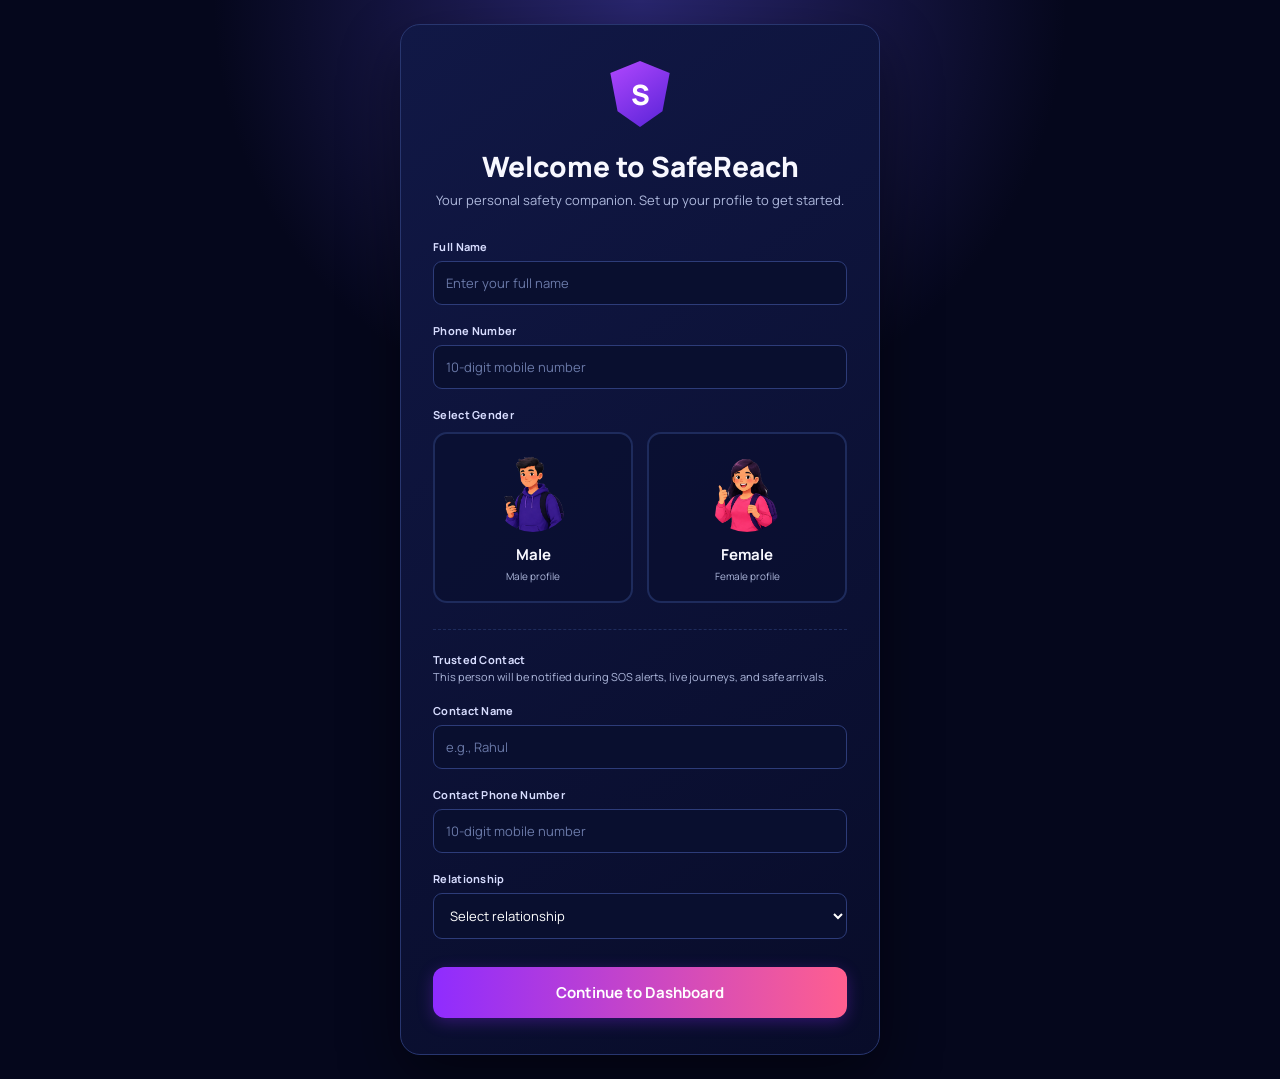
<file: index.html>
<!DOCTYPE html>
<html lang="en">

<head>
  <meta charset="UTF-8">
  <meta name="viewport" content="width=device-width, initial-scale=1.0">
  <title>SafeReach | Smart Journey Safety Dashboard</title>

  <!-- Link to the external premium stylesheet -->
  <link rel="stylesheet" href="style.css">
  <link rel="stylesheet" href="mobile.css">
  <link rel="stylesheet" href="shared.css">

  <style>
    /* Custom Popup Styles preserved from original index.html */
    .popup {
      position: fixed;
      inset: 0;
      z-index: 999;
      display: none;
      place-items: center;
      padding: 18px;
      background: rgba(0, 0, 0, 0.8);
      backdrop-filter: blur(4px);
    }

    .popup.show {
      display: grid;
    }

    .popup-box {
      width: min(460px, 100%);
      max-height: calc(100vh - 36px);
      overflow-y: auto;
      padding: 28px;
      border: 1px solid var(--purple);
      border-radius: 16px;
      color: white;
      text-align: center;
      background: linear-gradient(145deg, #17134b, #090d2b);
      box-shadow: 0 0 40px rgba(143, 44, 255, 0.55);
    }

    .popup-box h2 {
      margin: 0 0 12px;
      font-weight: 800;
      font-size: 24px;
    }

    .popup-box p {
      margin: 0;
      color: #d5d7ee;
      line-height: 1.6;
      font-size: 14px;
    }

    .popup-actions {
      display: flex;
      flex-wrap: wrap;
      justify-content: center;
      gap: 10px;
      margin-top: 22px;
    }

    .popup-actions button {
      min-width: 140px;
      border: 0;
      border-radius: 8px;
      padding: 10px 16px;
      color: white;
      cursor: pointer;
      font-weight: bold;
      font-size: 13px;
      transition: all 0.2s;
    }

    .popup-actions button:hover {
      filter: brightness(1.2);
      transform: translateY(-1px);
    }

    .primary-popup-button {
      background: linear-gradient(90deg, var(--purple), var(--pink));
    }

    .secondary-popup-button {
      border: 1px solid #5c4da2 !important;
      background: #25205b;
    }

    .help-popup-button,
    .contact-popup-button {
      border: 1px solid #5c4da2 !important;
      background: #25205b;
    }

    .contact-popup-button {
      width: 100%;
      text-align: left;
    }

    .contact-selection-list {
      display: grid;
      gap: 10px;
      margin-top: 20px;
      text-align: left;
    }

    .contact-check-row {
      display: flex;
      align-items: center;
      gap: 12px;
      padding: 13px;
      border: 1px solid var(--border);
      border-radius: 10px;
      cursor: pointer;
      background: #151b4b;
      transition: background 0.2s;
    }

    .contact-check-row:hover {
      background: #1e266a;
    }

    .contact-check-row input {
      width: 18px;
      height: 18px;
      cursor: pointer;
      accent-color: var(--purple);
    }

    .contact-check-row strong {
      display: block;
      font-size: 13px;
    }

    .contact-check-row small {
      display: block;
      margin-top: 3px;
      color: #c4c9e8;
      font-size: 11px;
    }

    .selection-warning,
    .form-warning {
      display: none;
      margin-top: 12px;
      color: #ffb7c4;
      font-size: 12px;
    }

    .selection-warning.show,
    .form-warning.show {
      display: block;
    }

    .report-form {
      display: grid;
      gap: 12px;
      margin-top: 20px;
      text-align: left;
    }

    .report-form label {
      color: #e6e8ff;
      font-size: 12px;
      font-weight: bold;
    }

    .report-form select,
    .report-form input,
    .report-form textarea {
      width: 100%;
      margin-top: 6px;
      border: 1px solid #5c4da2;
      border-radius: 8px;
      padding: 11px;
      color: white;
      font: inherit;
      background: #151543;
    }

    .report-form textarea {
      min-height: 88px;
      resize: vertical;
    }

    .report-form select:focus,
    .report-form input:focus,
    .report-form textarea:focus {
      outline: 2px solid var(--purple-light);
      border-color: var(--purple-light);
    }

    @media (max-width: 520px) {
      .popup-actions {
        flex-direction: column;
      }

      .popup-actions button {
        width: 100%;
      }
    }

    /* Additional custom micro-animations for dashboard interactive elements */
    .sos-circle.pulsing {
      animation: pulse-ring 1.5s infinite;
    }

    @keyframes pulse-ring {
      0% {
        box-shadow: 0 0 0 0px rgba(255, 76, 120, 0.7), 0 0 28px #ff2866;
      }

      70% {
        box-shadow: 0 0 0 15px rgba(255, 76, 120, 0), 0 0 28px #ff2866;
      }

      100% {
        box-shadow: 0 0 0 0px rgba(255, 76, 120, 0), 0 0 28px #ff2866;
      }
    }

    /* Style corrections for cards in dashboard layout */
    .card-link {
      text-decoration: none;
      color: inherit;
    }

    .nav-item {
      text-decoration: none;
    }

    /* Dynamic active states and status indicators */
    .status-active-badge {
      display: inline-block;
      width: 8px;
      height: 8px;
      border-radius: 50%;
      background-color: var(--green);
      box-shadow: 0 0 8px var(--green);
      margin-right: 6px;
    }

    /* Avatar scaling & positioning adjusted to the left and larger */
    .hero-avatar {
      position: absolute;
      right: 11%;
      bottom: 0;
      height: 310px;
      width: auto;
      object-fit: contain;
      pointer-events: none;
      z-index: 2;
      transition: all 0.3s ease;
    }

    @media (max-width: 1024px) {
      .hero-avatar {
        height: 260px !important;
        right: 8% !important;
      }
    }

    @media (max-width: 768px) {
      .hero-avatar {
        height: 180px !important;
        right: 4% !important;
        opacity: 0.4;
      }
    }

    /* Sidebar Navigation visual redesign */
    .sidebar {
      background: rgba(10, 15, 45, 0.65) !important;
      border-right: 1px solid rgba(255, 255, 255, 0.08) !important;
      backdrop-filter: blur(20px) !important;
      border-radius: 16px !important;
    }

    .brand {
      border-bottom: 1px solid rgba(255, 255, 255, 0.08);
      padding-bottom: 16px !important;
      margin-bottom: 16px !important;
    }

    .sidebar-nav {
      gap: 8px !important;
    }

    .sidebar-nav .nav-item {
      position: relative;
      border-radius: 8px !important;
      background: transparent !important;
      color: var(--muted) !important;
      font-weight: 500;
      padding: 12px 16px !important;
      transition: all 0.25s ease !important;
      display: flex;
      align-items: center;
      gap: 10px;
      text-decoration: none;
    }

    .sidebar-nav .nav-item::before {
      content: '';
      position: absolute;
      left: 0;
      top: 20%;
      width: 3px;
      height: 60%;
      background: #5e2ae0;
      border-radius: 0 4px 4px 0;
      opacity: 0;
      transition: all 0.25s ease;
    }

    .sidebar-nav .nav-item:hover {
      color: white !important;
      background: rgba(255, 255, 255, 0.05) !important;
    }

    .sidebar-nav .nav-item.active {
      color: white !important;
      background: rgba(94, 42, 224, 0.15) !important;
      font-weight: 700 !important;
    }

    .sidebar-nav .nav-item.active::before {
      opacity: 1;
      height: 60%;
    }

    .emergency-card {
      margin-top: 20px !important;
    }

    /* Auto-expanding journey grid to fill empty spaces */
    .journey-grid {
      display: grid !important;
      grid-template-columns: repeat(auto-fit, minmax(220px, 1fr)) !important;
      gap: 10px;
      margin-top: 10px;
    }

    /* Micro-animations and twinkle effects */
    @keyframes twinkle {

      0%,
      100% {
        opacity: 0.3;
      }

      50% {
        opacity: 0.8;
      }
    }

    .stars {
      animation: twinkle 4s infinite ease-in-out;
    }

    @keyframes statusPulse {

      0%,
      100% {
        transform: scale(1);
        opacity: 1;
        box-shadow: 0 0 8px var(--green);
      }

      50% {
        transform: scale(1.15);
        opacity: 0.9;
        box-shadow: 0 0 16px var(--green);
      }
    }

    .status-active-badge {
      animation: statusPulse 2s infinite ease-in-out;
    }

    @keyframes waveHand {

      0%,
      100% {
        transform: rotate(0deg);
      }

      20% {
        transform: rotate(-15deg);
      }

      40% {
        transform: rotate(10deg);
      }

      60% {
        transform: rotate(-10deg);
      }

      80% {
        transform: rotate(5deg);
      }
    }

    .hero-card:hover #wave {
      animation: waveHand 1.2s ease-in-out;
      transform-origin: 70% 70%;
      display: inline-block;
    }

    /* Card hover styling upgrade */
    .card {
      transition: all 0.3s cubic-bezier(0.25, 0.8, 0.25, 1) !important;
    }

    .card:hover {
      transform: translateY(-4px) !important;
      border-color: #40529d !important;
      box-shadow: 0 20px 45px rgba(0, 0, 0, 0.4) !important;
    }

    /* ==========================================
       PROFESSIONAL & ELEGANT BUTTON DESIGN SYSTEM
       ========================================== */
    .primary-button,
    .sos-button,
    .help-button,
    .safe-button,
    .cancel-button,
    .late-button,
    .filter-button {
      position: relative;
      text-transform: uppercase;
      letter-spacing: 0.8px;
      font-size: 11px;
      font-weight: 700;
      border: 1px solid transparent;
      border-radius: 8px;
      padding: 12px 20px;
      transition: all 0.25s ease-in-out !important;
      box-shadow: 0 4px 10px rgba(0, 0, 0, 0.15);
      cursor: pointer;
    }

    /* Primary Accent Button */
    .primary-button {
      background: #5e2ae0 !important;
      color: white !important;
    }

    .primary-button:hover {
      transform: translateY(-2px) !important;
      background: #4b1fc2 !important;
      box-shadow: 0 6px 15px rgba(94, 42, 224, 0.25) !important;
    }

    .primary-button:active {
      transform: translateY(0) !important;
    }

    /* SOS Button - Urgent Red Alert */
    .sos-button {
      background: #d63031 !important;
      width: 100% !important;
      color: white !important;
    }

    .sos-button:hover {
      transform: translateY(-2px) !important;
      background: #b71c1c !important;
      box-shadow: 0 6px 15px rgba(214, 48, 49, 0.25) !important;
    }

    /* Help Button - Dark Orange Alert */
    .help-button {
      background: #e67e22 !important;
      width: 100% !important;
      color: white !important;
    }

    .help-button:hover {
      transform: translateY(-2px) !important;
      background: #d35400 !important;
      box-shadow: 0 6px 15px rgba(230, 126, 34, 0.25) !important;
    }

    /* Safe/Success Button - Forest Green */
    .safe-button {
      background: #2ecc71 !important;
      color: white !important;
    }

    .safe-button:hover {
      transform: translateY(-2px) !important;
      background: #27ae60 !important;
      box-shadow: 0 6px 15px rgba(46, 204, 113, 0.25) !important;
    }

    /* Late Button - Translucent Outlined */
    .late-button {
      background: rgba(255, 255, 255, 0.05) !important;
      border: 1px solid rgba(255, 255, 255, 0.15) !important;
      color: rgba(255, 255, 255, 0.85) !important;
      width: 100% !important;
    }

    .late-button:hover {
      transform: translateY(-2px) !important;
      background: rgba(255, 255, 255, 0.1) !important;
      border-color: rgba(255, 255, 255, 0.3) !important;
      color: white !important;
    }

    /* Cancel Button - Translucent Red Outlined */
    .cancel-button {
      background: rgba(214, 48, 49, 0.08) !important;
      border: 1px solid rgba(214, 48, 49, 0.3) !important;
      color: #ff7675 !important;
    }

    .cancel-button:hover {
      transform: translateY(-2px) !important;
      background: #d63031 !important;
      border-color: #d63031 !important;
      color: white !important;
      box-shadow: 0 6px 15px rgba(214, 48, 49, 0.2) !important;
    }

    /* Filter/Explore Button - Sleek Dark Indigo */
    .filter-button {
      background: #1e275f !important;
      border: 1px solid #34408d !important;
      color: white !important;
    }

    .filter-button:hover {
      transform: translateY(-2px) !important;
      background: #26317b !important;
      border-color: #4858b7 !important;
      box-shadow: 0 6px 15px rgba(30, 39, 95, 0.3) !important;
    }

    /* ==========================================
       BODY & CORE LAYOUT ALIGNMENTS
       ========================================== */
    body {
      background:
        radial-gradient(circle at 50% 0%, #29266f 0%, transparent 34%),
        #05071c !important;
    }

    /* ==========================================
       QUICK ACTIONS CARD OVERHAUL
       ========================================== */
    .quick-card {
      background: rgba(17, 24, 66, 0.4) !important;
      border: 1px solid rgba(255, 255, 255, 0.08) !important;
      backdrop-filter: blur(12px) !important;
      position: relative;
      border-bottom: 2px solid transparent !important;
      transition: all 0.3s ease !important;
    }

    .quick-card.sos-action-card:hover {
      background: rgba(30, 41, 99, 0.5) !important;
      border-color: rgba(255, 255, 255, 0.15) !important;
      border-bottom-color: #d63031 !important;
      transform: translateY(-3px) !important;
    }

    .quick-card.share-loc-card:hover {
      background: rgba(30, 41, 99, 0.5) !important;
      border-color: rgba(255, 255, 255, 0.15) !important;
      border-bottom-color: #5e2ae0 !important;
      transform: translateY(-3px) !important;
    }

    .quick-card.safe-arrival-card:hover {
      background: rgba(30, 41, 99, 0.5) !important;
      border-color: rgba(255, 255, 255, 0.15) !important;
      border-bottom-color: #2ecc71 !important;
      transform: translateY(-3px) !important;
    }

    .quick-card.report-hazard-card:hover {
      background: rgba(30, 41, 99, 0.5) !important;
      border-color: rgba(255, 255, 255, 0.15) !important;
      border-bottom-color: #3498db !important;
      transform: translateY(-3px) !important;
    }

    /* ==========================================
       SAFETY INSIGHTS TELEMETRY TILES
       ========================================== */
    .stat-card {
      background: rgba(17, 24, 66, 0.3) !important;
      border: 1px solid rgba(255, 255, 255, 0.05) !important;
      backdrop-filter: blur(12px) !important;
      position: relative;
      overflow: hidden;
      transition: all 0.3s ease !important;
    }

    .stat-card::before {
      content: '';
      position: absolute;
      top: 0;
      left: 0;
      width: 3px;
      height: 100%;
      background: transparent;
    }

    .stat-card.active-journeys::before {
      background: #3498db;
    }

    .stat-card.safety-reports::before {
      background: #e67e22;
    }

    .stat-card.verified-alerts::before {
      background: #9b59b6;
    }

    .stat-card.people-protected::before {
      background: #2ecc71;
    }

    .stat-card:hover {
      background: rgba(30, 41, 99, 0.45) !important;
      border-color: rgba(255, 255, 255, 0.15) !important;
      transform: translateY(-3px) !important;
    }

    .stat-card h3 {
      color: white !important;
      background: none !important;
      -webkit-background-clip: initial !important;
      -webkit-text-fill-color: initial !important;
      font-weight: 800;
      font-size: 26px;
    }

    .sparkline path {
      stroke-width: 1.5;
    }
  </style>
</head>

<body>
  <div class="app-shell">

    <!-- Sidebar Navigation -->
    <aside class="sidebar">
      <div class="brand">
        <div class="brand-logo">S</div>
        <div>
          <h1>SafeReach</h1>
          <p>Smart Journey Safety</p>
        </div>
      </div>
      <nav class="sidebar-nav">
        <a href="index.html" class="nav-item active">Dashboard</a>
        <a href="start-journey.html" class="nav-item">Start Journey</a>
        <a href="safety-map.html" class="nav-item">Safety Map</a>
        <a href="my-journeys.html" class="nav-item">My Journeys</a>
        <a href="reports.html" class="nav-item">Community Reports</a>
        <a href="trusted-contacts.html" class="nav-item">Trusted Contacts</a>
        <a href="sos.html" class="nav-item">Emergency SOS</a>
        <a href="settings.html" class="nav-item">Settings</a>
      </nav>
      <div class="emergency-card">
        <h3 class="emergency-title">EMERGENCY HELP</h3>
        <p class="emergency-text">Need immediate help? Press SOS</p>
        <button class="sos-button" id="sidebarSosButton">SOS ALERT</button>
      </div>

      <!-- Sidebar Safety Tip card -->
      <div class="card sidebar-tip-card"
        style="margin-top: 16px; padding: 12px; border-radius: 12px; background: rgba(17, 24, 66, 0.4); border: 1px dashed var(--border); font-size: 11px; color: var(--muted); text-align: left;">
        <div style="display: flex; align-items: center; gap: 6px; margin-bottom: 6px; color: #ffbf45;">
          <svg width="14" height="14" viewBox="0 0 24 24" fill="none" stroke="currentColor" stroke-width="2"
            stroke-linecap="round" stroke-linejoin="round" style="color: #ffbf45;">
            <path
              d="M15 14c.2-1 .7-1.7 1.5-2.5 1-.9 1.5-2.2 1.5-3.5A5 5 0 0 0 8 8c0 1 .3 2.2 1.5 3.5.7.7 1.3 1.5 1.5 2.5">
            </path>
            <line x1="9" y1="18" x2="15" y2="18"></line>
            <line x1="10" y1="22" x2="14" y2="22"></line>
          </svg>
          <strong>Safety Tip</strong>
        </div>
        <p style="margin: 0; line-height: 1.4; font-size: 10px;" id="sidebarSafetyTip">
          Set up a default destination before leaving to enable automatic arrival notifications.
        </p>
      </div>
    </aside>

    <!-- Main Dashboard Content -->
    <main class="main-content">

      <!-- Topbar (Title only) -->
      <header class="topbar">
      <button class="mob-hamburger" onclick="openMobDrawer()" aria-label="Open menu" style="display:none;">
        <svg width="20" height="20" viewBox="0 0 24 24" fill="none" stroke="currentColor" stroke-width="2.5" stroke-linecap="round" stroke-linejoin="round">
          <line x1="3" y1="6" x2="21" y2="6"/>
          <line x1="3" y1="12" x2="21" y2="12"/>
          <line x1="3" y1="18" x2="21" y2="18"/>
        </svg>
      </button>
        <h2 style="margin: 0; font-size: 22px; font-weight: 800; display: flex; align-items: center;">
          <span class="status-active-badge"></span> Dashboard
        </h2>
      </header>

      <!-- Main Grid Sections (Welcome + Mini Map) -->
      <div class="main-grid">

        <!-- Welcome Hero Card with Interactive Avatar -->
        <section class="card hero-card">
          <div class="stars"></div>

          <!-- Topbar actions moved inside the Hero Welcome Card (top right corner) -->
          <div class="topbar-actions"
            style="position: absolute; top: 20px; right: 20px; display: flex; gap: 8px; z-index: 10;">
            <div class="weather-chip" style="margin: 0; display: flex; align-items: center; gap: 7px;">
              <svg width="16" height="16" viewBox="0 0 24 24" fill="none" stroke="#ffbf45" stroke-width="2"
                stroke-linecap="round" stroke-linejoin="round" style="color: #ffbf45;">
                <path
                  d="M12 2v2M12 20v2M4.93 4.93l1.41 1.41M17.66 17.66l1.41 1.41M2 12h2M20 12h2M6.34 17.66l-1.41 1.41M19.07 4.93l-1.41 1.41">
                </path>
                <path d="M22 17a3 3 0 0 0-3-3h-1.3a5 5 0 1 0-8.59-1H9a4 4 0 0 0 0 8h9a3 3 0 0 0 3-3z"
                  fill="currentColor"></path>
              </svg>
              <div>
                <strong>Partly Cloudy</strong>
                <small>28°C • Tamil Nadu</small>
              </div>
            </div>
            <a href="settings.html" style="text-decoration: none;">
              <div class="profile-chip"
                style="padding: 6px 12px; margin: 0; background: #111842; display: flex; align-items: center; gap: 7px;">
                <img id="topAvatar" src="" class="profile-avatar"
                  style="width:24px; height:24px; border-radius:50%; object-fit:cover; display:block;">
                <span id="topName" style="color: white; font-size:12px; font-weight:600;">Loading...</span>
                <span style="font-size: 8px; color: var(--muted); margin-left: 2px;">▼</span>
              </div>
            </a>
          </div>
          <div class="hero-content">
            <p class="welcome-text">Welcome back,</p>
            <h2 id="dashboardName" style="margin: 2px 0 10px; font-size: 34px; font-weight: 800; color: white;">
              User! <span id="wave" style="display:inline-block;">👋</span>
            </h2>
            <p class="hero-subtext" style="max-width: 320px; line-height: 1.5;">Stay connected and protected on your
              daily journeys.</p>

            <div class="hero-message">
              <div class="shield-icon"
                style="display: flex; align-items: center; justify-content: center; width: 36px; height: 36px; background: rgba(94, 42, 224, 0.2); border-radius: 50%; color: #b048ff; flex-shrink: 0;">
                <svg width="18" height="18" viewBox="0 0 24 24" fill="none" stroke="currentColor" stroke-width="2"
                  stroke-linecap="round" stroke-linejoin="round">
                  <path d="M12 22s8-4 8-10V5l-8-3-8 3v7c0 6 8 10 8 10z"></path>
                </svg>
              </div>
              <div>
                <strong>Safety Index High</strong>
                <p>Your routes are fully updated with the latest community hazard alerts.</p>
              </div>
            </div>

            <a href="start-journey.html" style="text-decoration: none; display: inline-block;">
              <button class="primary-button" style="margin-top: 22px;">
                Start Safe Journey <span style="margin-left: 6px;">➔</span>
              </button>
            </a>
          </div>

          <!-- Dynamic character avatar image loaded here via JS (size adjusted to home screen) -->
          <img id="heroAvatar" src="" class="hero-avatar" alt="Character Avatar">
        </section>

        <!-- Safety Mini-Map Card -->
        <section class="card map-card">
          <div class="map-heading">
            <div>
              <h2>Route Safety Map</h2>
              <p>Live community warnings & alerts</p>
            </div>
            <a href="safety-map.html" style="text-decoration: none;">
              <button class="filter-button small-button">Explore Map</button>
            </a>
          </div>

          <div class="map-area">
            <div class="map-grid-lines"></div>
            <div class="map-legend">
              <strong>LEGEND</strong>
              <span>● Safe Zones</span>
              <span>● Heavy Traffic</span>
              <span>● Poor Lighting</span>
              <span>● High Crime</span>
              <span>● Harassment</span>
              <span>● Road Hazard</span>
            </div>

            <!-- Styled path lines -->
            <div class="route-line"></div>
            <div class="route-dot dot-one"></div>
            <div class="route-dot dot-two"></div>
            <div class="route-dot dot-three"></div>

            <!-- Map Pin Overlays -->
            <div class="map-pin orange-pin pin-one" title="Poor Lighting"></div>
            <div class="map-pin red-pin pin-two" title="Suspicious Activity"></div>
            <div class="map-pin green-pin pin-three" title="Safe SafeReach Zone"></div>
            <div class="map-pin purple-pin pin-four" title="Heavy Traffic"></div>

            <div class="report-popup">
              <strong>COMMUNITY ALERT</strong>
              <p>Suspicious activity reported near Race Course.</p>
              <small>Reported 12m ago</small>
            </div>
          </div>

          <div class="map-footer">
            <div class="route-score">
              <div class="score-circle">94</div>
              <div>
                <strong>Optimal Route Safety</strong>
                <p>No high-risk zones along your path</p>
              </div>
            </div>
            <div class="distance-info">
              <div>
                <small>DISTANCE</small>
                <strong>6.2 km</strong>
              </div>
              <div>
                <small>EST. TIME</small>
                <strong>24 mins</strong>
              </div>
            </div>
          </div>
        </section>
      </div>

      <!-- Quick Actions Section -->
      <h3 style="margin: 24px 0 12px; font-size: 16px; font-weight: 700; color: white;">Quick Actions</h3>
      <div class="quick-actions">
        <div class="card quick-card sos-action-card" id="actionSos"
          style="display: flex; flex-direction: column; align-items: center; text-align: center; padding: 18px 12px; min-height: 120px; justify-content: center; gap: 8px;">
          <div class="quick-icon red-circle"
            style="width: 42px; height: 42px; display: flex; align-items: center; justify-content: center; margin-bottom: 4px;">
            <svg width="20" height="20" viewBox="0 0 24 24" fill="none" stroke="#ffffff" stroke-width="2.5"
              stroke-linecap="round" stroke-linejoin="round">
              <path d="M10.29 3.86L1.82 18a2 2 0 0 0 1.71 3h16.94a2 2 0 0 0 1.71-3L13.71 3.86a2 2 0 0 0-3.42 0z"></path>
              <line x1="12" y1="9" x2="12" y2="13"></line>
              <line x1="12" y1="17" x2="12.01" y2="17"></line>
            </svg>
          </div>
          <div style="display: flex; flex-direction: column; gap: 2px;">
            <strong style="font-size: 13px; color: white;">SOS Alert</strong>
            <small style="font-size: 9px; color: var(--muted); display: block; line-height: 1.2;">Immediate
              emergency</small>
          </div>
        </div>
        <div class="card quick-card share-loc-card" id="actionShare"
          style="display: flex; flex-direction: column; align-items: center; text-align: center; padding: 18px 12px; min-height: 120px; justify-content: center; gap: 8px;">
          <div class="quick-icon purple-circle"
            style="width: 42px; height: 42px; display: flex; align-items: center; justify-content: center; margin-bottom: 4px;">
            <svg width="20" height="20" viewBox="0 0 24 24" fill="none" stroke="#ffffff" stroke-width="2.5"
              stroke-linecap="round" stroke-linejoin="round">
              <path d="M21 10c0 7-9 13-9 13s-9-6-9-13a9 9 0 0 1 18 0z"></path>
              <circle cx="12" cy="10" r="3"></circle>
            </svg>
          </div>
          <div style="display: flex; flex-direction: column; gap: 2px;">
            <strong style="font-size: 13px; color: white;">Share Location</strong>
            <small style="font-size: 9px; color: var(--muted); display: block; line-height: 1.2;">Notify trusted
              circle</small>
          </div>
        </div>
        <div class="card quick-card safe-arrival-card" id="actionArrival"
          style="display: flex; flex-direction: column; align-items: center; text-align: center; padding: 18px 12px; min-height: 120px; justify-content: center; gap: 8px;">
          <div class="quick-icon green-circle"
            style="width: 42px; height: 42px; display: flex; align-items: center; justify-content: center; margin-bottom: 4px;">
            <svg width="20" height="20" viewBox="0 0 24 24" fill="none" stroke="#ffffff" stroke-width="2.5"
              stroke-linecap="round" stroke-linejoin="round">
              <path d="M22 11.08V12a10 10 0 1 1-5.93-9.14"></path>
              <polyline points="22 4 12 14.01 9 11.01"></polyline>
            </svg>
          </div>
          <div style="display: flex; flex-direction: column; gap: 2px;">
            <strong style="font-size: 13px; color: white;">Safe Arrival</strong>
            <small style="font-size: 9px; color: var(--muted); display: block; line-height: 1.2;">Confirm safe
              return</small>
          </div>
        </div>
        <div class="card quick-card report-hazard-card" id="actionReport"
          style="display: flex; flex-direction: column; align-items: center; text-align: center; padding: 18px 12px; min-height: 120px; justify-content: center; gap: 8px;">
          <div class="quick-icon blue-circle"
            style="width: 42px; height: 42px; display: flex; align-items: center; justify-content: center; margin-bottom: 4px;">
            <svg width="20" height="20" viewBox="0 0 24 24" fill="none" stroke="#ffffff" stroke-width="2.5"
              stroke-linecap="round" stroke-linejoin="round">
              <circle cx="12" cy="12" r="10"></circle>
              <line x1="12" y1="8" x2="12" y2="12"></line>
              <line x1="12" y1="16" x2="12.01" y2="16"></line>
            </svg>
          </div>
          <div style="display: flex; flex-direction: column; gap: 2px;">
            <strong style="font-size: 13px; color: white;">Report Hazard</strong>
            <small style="font-size: 9px; color: var(--muted); display: block; line-height: 1.2;">Flag unsafe
              spots</small>
          </div>
        </div>
      </div>

      <!-- Live Safety Insights / Stats -->
      <h3 style="margin: 24px 0 12px; font-size: 16px; font-weight: 700; color: white;">Safety Insights</h3>
      <div class="stats-grid">
        <div class="card stat-card active-journeys"
          style="display: flex; flex-direction: column; align-items: center; justify-content: space-between; padding: 16px 12px; min-height: 110px; position: relative;">
          <div
            style="display: flex; align-items: center; gap: 6px; width: 100%; justify-content: center; margin-bottom: 2px;">
            <svg width="15" height="15" viewBox="0 0 24 24" fill="none" stroke="#3498db" stroke-width="2"
              stroke-linecap="round" stroke-linejoin="round" style="opacity: 0.95;">
              <polygon points="3 11 22 2 13 21 11 13 3 11"></polygon>
            </svg>
            <p
              style="margin: 0; font-size: 10px; color: var(--muted); font-weight: 600; text-transform: uppercase; letter-spacing: 0.5px;">
              Active Journeys</p>
          </div>
          <h3 id="activeJourneysStat" style="margin: 4px 0 8px; font-size: 28px; font-weight: 800; color: white;">3</h3>
          <svg class="sparkline" width="100%" height="20" viewBox="0 0 100 20"
            style="position: absolute; bottom: 0; left: 0; width: 100%; pointer-events: none;">
            <path d="M 0 16 Q 15 4, 30 10 T 60 2 T 85 14 T 100 6" fill="none" stroke="#3498db" stroke-width="1.5"
              stroke-linecap="round"></path>
          </svg>
        </div>
        <div class="card stat-card safety-reports"
          style="display: flex; flex-direction: column; align-items: center; justify-content: space-between; padding: 16px 12px; min-height: 110px; position: relative;">
          <div
            style="display: flex; align-items: center; gap: 6px; width: 100%; justify-content: center; margin-bottom: 2px;">
            <svg width="15" height="15" viewBox="0 0 24 24" fill="none" stroke="#e67e22" stroke-width="2"
              stroke-linecap="round" stroke-linejoin="round" style="opacity: 0.95;">
              <path d="M10.29 3.86L1.82 18a2 2 0 0 0 1.71 3h16.94a2 2 0 0 0 1.71-3L13.71 3.86a2 2 0 0 0-3.42 0z"></path>
            </svg>
            <p
              style="margin: 0; font-size: 10px; color: var(--muted); font-weight: 600; text-transform: uppercase; letter-spacing: 0.5px;">
              Safety Alerts</p>
          </div>
          <h3 id="safetyReportsStat" style="margin: 4px 0 8px; font-size: 28px; font-weight: 800; color: white;">5</h3>
          <svg class="sparkline" width="100%" height="20" viewBox="0 0 100 20"
            style="position: absolute; bottom: 0; left: 0; width: 100%; pointer-events: none;">
            <path d="M 0 14 Q 15 22, 30 10 T 60 4 T 85 18 T 100 8" fill="none" stroke="#e67e22" stroke-width="1.5"
              stroke-linecap="round"></path>
          </svg>
        </div>
        <div class="card stat-card verified-alerts"
          style="display: flex; flex-direction: column; align-items: center; justify-content: space-between; padding: 16px 12px; min-height: 110px; position: relative;">
          <div
            style="display: flex; align-items: center; gap: 6px; width: 100%; justify-content: center; margin-bottom: 2px;">
            <svg width="15" height="15" viewBox="0 0 24 24" fill="none" stroke="#9b59b6" stroke-width="2"
              stroke-linecap="round" stroke-linejoin="round" style="opacity: 0.95;">
              <path d="M22 11.08V12a10 10 0 1 1-5.93-9.14"></path>
              <polyline points="22 4 12 14.01 9 11.01"></polyline>
            </svg>
            <p
              style="margin: 0; font-size: 10px; color: var(--muted); font-weight: 600; text-transform: uppercase; letter-spacing: 0.5px;">
              Verified Reports</p>
          </div>
          <h3 id="verifiedReportsStat" style="margin: 4px 0 8px; font-size: 28px; font-weight: 800; color: white;">12
          </h3>
          <svg class="sparkline" width="100%" height="20" viewBox="0 0 100 20"
            style="position: absolute; bottom: 0; left: 0; width: 100%; pointer-events: none;">
            <path d="M 0 8 Q 10 20, 20 6 T 40 18 T 60 10 T 85 2 T 100 12" fill="none" stroke="#9b59b6"
              stroke-width="1.5" stroke-linecap="round"></path>
          </svg>
        </div>
        <div class="card stat-card people-protected"
          style="display: flex; flex-direction: column; align-items: center; justify-content: space-between; padding: 16px 12px; min-height: 110px; position: relative;">
          <div
            style="display: flex; align-items: center; gap: 6px; width: 100%; justify-content: center; margin-bottom: 2px;">
            <svg width="15" height="15" viewBox="0 0 24 24" fill="none" stroke="#2ecc71" stroke-width="2"
              stroke-linecap="round" stroke-linejoin="round" style="opacity: 0.95;">
              <path d="M12 22s8-4 8-10V5l-8-3-8 3v7c0 6 8 10 8 10z"></path>
            </svg>
            <p
              style="margin: 0; font-size: 10px; color: var(--muted); font-weight: 600; text-transform: uppercase; letter-spacing: 0.5px;">
              People Protected</p>
          </div>
          <h3 id="peopleProtectedStat" style="margin: 4px 0 8px; font-size: 28px; font-weight: 800; color: white;">142
          </h3>
          <svg class="sparkline" width="100%" height="20" viewBox="0 0 100 20"
            style="position: absolute; bottom: 0; left: 0; width: 100%; pointer-events: none;">
            <path d="M 0 20 Q 15 4, 30 15 T 60 2 T 85 10 T 100 4" fill="none" stroke="#2ecc71" stroke-width="1.5"
              stroke-linecap="round"></path>
          </svg>
        </div>
      </div>

      <!-- Active Tracking and SOS Controls -->
      <h3 style="margin: 24px 0 12px; font-size: 16px; font-weight: 700; color: white;">Journey Controls</h3>
      <div class="journey-grid">

        <!-- Start Journey Input Card -->
        <div class="card journey-card start-card" id="journeyStartCard">
          <h3>Start a Journey</h3>
          <p>Enter your destination to begin tracking and safety coverage.</p>
          <label>DESTINATION</label>
          <input type="text" id="journeyDestinationInput" placeholder="e.g. Race Course" class="location-input"
            style="width:100%; color:white;">
          <label>DURATION (MINUTES)</label>
          <input type="number" id="journeyDurationInput" value="25" class="time-input" style="width:100%; color:white;">
          <button class="primary-button full-button" id="journeyStartBtn">Start Tracking</button>
        </div>

        <!-- Active Tracking Live Progress Card -->
        <div class="card journey-card" id="journeyActiveCard"
          style="display: none; flex-direction: column; justify-content: space-between; padding: 20px;">
          <div>
            <div class="card-title-row" style="margin-bottom: 8px;">
              <h3 style="font-size: 16px; font-weight: 800; color: white; margin: 0;">Tracking Active</h3>
              <span class="live-badge"
                style="background: rgba(47, 213, 108, 0.15); color: #2fd56c; padding: 2px 8px; border-radius: 4px; font-size: 10px; font-weight: 700; letter-spacing: 0.5px;">LIVE</span>
            </div>
            <p style="color: var(--muted); font-size: 11px; line-height: 1.5; margin: 0 0 16px;">Your contacts are being
              updated with your progress.</p>
            <div class="journey-route"
              style="display: flex; align-items: center; gap: 8px; font-size: 12px; font-weight: 700; color: white; margin-bottom: 16px; background: rgba(255,255,255,0.03); padding: 8px 12px; border-radius: 8px; border: 1px solid rgba(255,255,255,0.05);">
              <span style="color: var(--muted);">Home</span>
              <span style="color: var(--muted);">➔</span>
              <span id="activeDestinationLabel" style="color: #b048ff;">Race Course</span>
            </div>

            <div class="time-row"
              style="display: grid; grid-template-columns: repeat(3, 1fr); gap: 8px; margin-bottom: 16px; text-align: center;">
              <div
                style="background: rgba(255,255,255,0.02); padding: 8px; border-radius: 6px; border: 1px solid rgba(255,255,255,0.04);">
                <small
                  style="display: block; font-size: 8px; color: var(--muted); margin-bottom: 4px; text-transform: uppercase;">REMAINING</small>
                <strong id="timerText" style="font-size: 12px; color: white; font-weight: 800;">00:25:00</strong>
              </div>
              <div
                style="background: rgba(255,255,255,0.02); padding: 8px; border-radius: 6px; border: 1px solid rgba(255,255,255,0.04);">
                <small
                  style="display: block; font-size: 8px; color: var(--muted); margin-bottom: 4px; text-transform: uppercase;">GPS
                  SIGNAL</small>
                <strong
                  style="font-size: 12px; color: #2fd56c; font-weight: 800; display: flex; align-items: center; gap: 4px; justify-content: center;">
                  <span class="pulse-dot"
                    style="display: inline-block; width: 5px; height: 5px; background: #2fd56c; border-radius: 50%;"></span>
                  HIGH
                </strong>
              </div>
              <div
                style="background: rgba(255,255,255,0.02); padding: 8px; border-radius: 6px; border: 1px solid rgba(255,255,255,0.04);">
                <small
                  style="display: block; font-size: 8px; color: var(--muted); margin-bottom: 4px; text-transform: uppercase;">BATTERY</small>
                <strong style="font-size: 12px; color: #ff9a42; font-weight: 800;">94%</strong>
              </div>
            </div>

            <div class="progress-line"
              style="display: flex; align-items: center; justify-content: space-between; margin: 20px 8px 24px; height: 2px; background: #1e2652; position: relative;">
              <div class="progress-point complete"
                style="width: 14px; height: 14px; border-radius: 50%; background: #2fd56c; border: 2px solid #2fd56c; z-index: 2;">
              </div>
              <div class="progress-point current"
                style="width: 14px; height: 14px; border-radius: 50%; background: #3889ff; border: 2px solid #3889ff; box-shadow: 0 0 10px #3889ff; z-index: 2;">
              </div>
              <div class="progress-point"
                style="width: 14px; height: 14px; border-radius: 50%; background: #11173c; border: 2px solid #6572a7; z-index: 2;">
              </div>
            </div>
          </div>
          <button class="safe-button full-button" id="reachedSafelyButton"
            style="width: 100%; padding: 13px; font-size: 12px; margin-top: auto;">I Reached Safely</button>
        </div>

        <!-- Safe Arrival Success Card -->
        <div class="card journey-card success-card" id="journeySuccessCard"
          style="display: none; flex-direction: column; justify-content: space-between; padding: 20px;">
          <div>
            <h3 class="card-small-title"
              style="color: #2fd56c; font-weight: 700; letter-spacing: 1px; font-size: 11px; margin-bottom: 8px;">
              JOURNEY COMPLETED</h3>
            <h3 style="font-size: 20px; font-weight: 800; margin: 4px 0 10px; color: white;">Safe Arrival!</h3>
            <p style="color: var(--muted); font-size: 11px; line-height: 1.5; margin: 0 0 16px;">You have arrived at
              your destination safely. Your trusted circle has been notified.</p>

            <!-- Summary stats panel to fill empty space -->
            <div
              style="background: rgba(47, 213, 108, 0.08); border: 1px dashed rgba(47, 213, 108, 0.2); border-radius: 8px; padding: 12px; margin: 8px 0 16px; display: flex; flex-direction: column; gap: 6px;">
              <div
                style="display: flex; justify-content: space-between; align-items: center; font-size: 10px; color: #2fd56c; font-weight: 700;">
                <span>JOURNEY SUMMARY</span>
              </div>
              <div
                style="display: flex; justify-content: space-between; align-items: center; font-size: 11px; color: white;">
                <span>Distance & Duration</span>
                <strong style="color: #2fd56c;">6.2 km • 24 mins</strong>
              </div>
            </div>
          </div>
          <button class="primary-button safe-button" id="successResetBtn"
            style="width: 100%; padding: 13px; font-size: 12px; margin-top: auto;">Start New Journey</button>
        </div>

        <!-- Assistance Options Card -->
        <div class="card journey-card pending-card" id="journeyAssistanceCard"
          style="display: flex; flex-direction: column; justify-content: space-between; padding: 20px;">
          <div>
            <h3 class="card-small-title"
              style="color: #ff9a42; font-weight: 700; letter-spacing: 1px; font-size: 11px; margin-bottom: 8px;">STATUS
              ALERT</h3>
            <h3 style="font-size: 20px; font-weight: 800; margin: 4px 0 10px; color: white;">Need Assistance?</h3>
            <p style="color: var(--muted); font-size: 11px; line-height: 1.5; margin: 0 0 16px;">If you feel unsafe or
              are delayed, use the options below to update your status.</p>

            <!-- Emergency Support Hotline Panel to fill empty space -->
            <div
              style="background: rgba(255, 154, 66, 0.08); border: 1px dashed rgba(255, 154, 66, 0.2); border-radius: 8px; padding: 12px; margin: 8px 0 16px; display: flex; flex-direction: column; gap: 6px;">
              <div
                style="display: flex; justify-content: space-between; align-items: center; font-size: 10px; color: #ff9a42; font-weight: 700;">
                <span>DIRECT HELP HOTLINES</span>
                <span class="pulse-dot"
                  style="width: 6px; height: 6px; background: #ff9a42; border-radius: 50%; display: inline-block;"></span>
              </div>
              <div
                style="display: flex; justify-content: space-between; align-items: center; font-size: 11px; color: white;">
                <span>Police / Support Help</span>
                <strong style="color: #ff9a42;">112 / 1091</strong>
              </div>
            </div>
          </div>
          <div style="display: flex; flex-direction: column; gap: 8px; margin-top: auto; width: 100%;">
            <button class="help-button" id="needHelpButton" style="width: 100%; padding: 13px; font-size: 12px;">Need
              Help Now</button>
            <button class="late-button" id="safeLateButton" style="width: 100%; padding: 13px; font-size: 12px;">I Am
              Safe but Late</button>
          </div>
        </div>

        <!-- SOS Panel Card with Countdown -->
        <div class="card journey-card sos-card" id="journeySosCard"
          style="display: none; flex-direction: column; align-items: center; justify-content: center; text-align: center; padding: 20px;">
          <h3 class="card-small-title"
            style="color: #ff4c75; font-weight: 700; letter-spacing: 1px; font-size: 11px; margin-bottom: 8px; width: 100%;">
            SOS PANEL</h3>
          <h4 style="margin: 4px 0 10px; color: #ff5c7c; font-size: 18px; font-weight: 800; width: 100%;">Emergency Help
          </h4>
          <div class="sos-circle" id="bigSosButton"
            style="margin: 15px auto 10px; display: flex; align-items: center; justify-content: center;">
            <span>SOS</span>
          </div>
          <p class="sos-timer" id="sosTimer" style="margin: 10px 0 15px; width: 100%;">3.0 sec</p>
          <button class="cancel-button" id="cancelSosButton"
            style="width: 100%; padding: 13px; font-size: 12px; margin-top: auto;">Cancel Alert</button>
        </div>
      </div>

      <!-- Security / Feature Strip -->
      <div class="card footer-strip"
        style="background: linear-gradient(145deg, #090c29, #05071a); border-color:#1e2652; margin-top: 24px;">
        <div>
          <strong>256-bit Encryption</strong>
          <span>Your location data is fully secured and private.</span>
        </div>
        <div>
          <strong>Community Verified</strong>
          <span>All hazard alerts are verified by local administrators.</span>
        </div>
        <div>
          <strong>Automatic SOS Trigger</strong>
          <span>If your timer expires and you do not respond, SOS alerts.</span>
        </div>
        <div>
          <strong>Emergency Response</strong>
          <span>Connected to local emergency services dispatch.</span>
        </div>
        <div>
          <strong>Trusted Circle</strong>
          <span>No-one outside your trusted contacts can track you.</span>
        </div>
      </div>

      <!-- Interactive Modal Popup Box -->
      <div class="popup" id="popup">
        <div class="popup-box">
          <h2 id="popupTitle">SafeReach</h2>
          <p id="popupMessage"></p>
          <div id="popupExtra"></div>
          <div class="popup-actions" id="popupActions"></div>
        </div>
      </div>
    </main>
  </div>

  <script>
    // ==========================================
    // Profile Check & Initial Setup
    // ==========================================
    const userName = localStorage.getItem("safeReachName");
    const gender = localStorage.getItem("safeReachGender") || "male";

    // Redirect to welcome registration if no user is found
    if (!userName || !gender) {
      window.location.href = "welcome.html";
    }

    // Set page topbar username and profile icon
    document.getElementById("topName").textContent = userName;
    const avatarImgPath = gender === "female" ? "assets/avatars/female.png" : "assets/avatars/male.png";
    document.getElementById("topAvatar").src = avatarImgPath;

    // Set Welcome Card text and dynamic character avatar
    document.getElementById("dashboardName").innerHTML = `${userName}! <span id="wave" style="display:inline-block;">👋</span>`;
    document.getElementById("heroAvatar").src = avatarImgPath;

    // Safety Tip of the Day Randomizer
    const safetyTips = [
      "Set up a default destination before leaving to enable automatic arrival notifications.",
      "Share your live tracking link with trusted contacts when traveling alone late at night.",
      "Keep your phone battery above 20% to ensure active location reporting throughout your journey.",
      "In an emergency, click the SOS button to instantly notify your trusted contacts and emergency dispatch.",
      "Check the safety mini-map for hazard pins reported by local community members.",
      "Add at least two trusted contacts to ensure they receive SMS emergency alerts."
    ];
    const randomTip = safetyTips[Math.floor(Math.random() * safetyTips.length)];
    document.getElementById("sidebarSafetyTip").textContent = randomTip;

    // ==========================================
    // POPUP MODAL FUNCTIONALITY
    // ==========================================
    const popup = document.getElementById("popup");
    const popupTitle = document.getElementById("popupTitle");
    const popupMessage = document.getElementById("popupMessage");
    const popupExtra = document.getElementById("popupExtra");
    const popupActions = document.getElementById("popupActions");

    function closePopup() {
      popup.classList.remove("show");
      popupExtra.innerHTML = "";
    }

    function showPopup(title, message, actions, extraContent = "") {
      popupTitle.textContent = title;
      popupMessage.textContent = message;
      popupExtra.innerHTML = extraContent;
      popupActions.innerHTML = "";

      actions.forEach((action) => {
        const button = document.createElement("button");
        button.textContent = action.label;

        if (action.type === "secondary") {
          button.className = "secondary-popup-button";
        } else if (action.type === "help") {
          button.className = "help-popup-button";
        } else if (action.type === "contact") {
          button.className = "contact-popup-button";
        } else {
          button.className = "primary-popup-button";
        }

        button.addEventListener("click", action.onClick);
        popupActions.appendChild(button);
      });

      popup.classList.add("show");
    }

    function showHelpConfirmation(title, message) {
      showPopup(title, message, [
        { label: "Done", type: "primary", onClick: closePopup }
      ]);
    }

    // ==========================================
    // SUB-MENUS AND MODAL FLOWS
    // ==========================================

    // Help Request Menu
    function showNeedHelpMenu() {
      showPopup(
        "Need Help?",
        "Choose the support you need. Use SOS only for immediate emergencies.",
        [
          { label: "Call Trusted Contact", type: "help", onClick: showCallContactSelection },
          { label: "Share Live Location", type: "help", onClick: showLocationContactSelection },
          { label: "Report Unsafe Situation", type: "help", onClick: showUnsafeReportForm },
          { label: "Cancel", type: "secondary", onClick: closePopup }
        ]
      );
    }

    // Load contacts from localStorage — no hardcoded defaults
    function getTrustedContacts() {
      return JSON.parse(localStorage.getItem("safeReachTrustedContacts")) || [];
    }

    // Show List to Call Contacts
    function showCallContactSelection() {
      const contacts = getTrustedContacts();
      const actions = contacts.map((contact) => ({
        label: `${contact.name}${contact.primary ? " (Primary)" : ""} — ${contact.relationship}`,
        type: "contact",
        onClick: () => {
          localStorage.setItem("safeReachCallContact", JSON.stringify(contact));
          showHelpConfirmation(
            "Call Request Ready",
            `A demo call request has been prepared for ${contact.name}${contact.primary ? " (Primary Contact)" : ""}.`
          );
        }
      }));

      actions.push({ label: "Back", type: "secondary", onClick: showNeedHelpMenu });

      showPopup(
        "Choose a Trusted Contact",
        "Select the person you want to contact.",
        actions
      );
    }

    // Show Checkboxes to Share Live Location
    function showLocationContactSelection() {
      const contacts = getTrustedContacts();
      const contactRows = contacts.map((contact, index) => `
        <label class="contact-check-row">
          <input type="checkbox" class="location-contact-checkbox" value="${index}">
          <span>
            <strong>${contact.name}</strong>
            <small>${contact.relationship || "Trusted Contact"}</small>
          </span>
        </label>
      `).join("");

      const extraContent = `
        <div class="contact-selection-list">
          ${contactRows}
        </div>
        <div class="selection-warning" id="selectionWarning">
          Select at least one trusted contact to continue.
        </div>
      `;

      showPopup(
        "Share Live Location",
        "Choose the trusted contacts who should receive your live location.",
        [
          { label: "Share Location", type: "primary", onClick: shareSelectedLocation },
          { label: "Back", type: "secondary", onClick: showNeedHelpMenu }
        ],
        extraContent
      );
    }

    function shareSelectedLocation() {
      const selectedCheckboxes = document.querySelectorAll(".location-contact-checkbox:checked");
      const warning = document.getElementById("selectionWarning");

      if (selectedCheckboxes.length === 0) {
        warning.classList.add("show");
        return;
      }

      const contacts = getTrustedContacts();
      const selectedContacts = Array.from(selectedCheckboxes).map((checkbox) => {
        return contacts[Number(checkbox.value)];
      });

      const selectedNames = selectedContacts.map(contact => contact.name);

      localStorage.setItem("safeReachHelpStatus", "location-shared");
      localStorage.setItem("safeReachLocationRecipients", JSON.stringify(selectedContacts));
      localStorage.setItem("safeReachSelectedContacts", JSON.stringify(selectedContacts));

      showHelpConfirmation(
        "Live Location Shared",
        `Your live location has been shared with ${selectedNames.join(", ")}.`
      );
    }

    // Report Unsafe Hazard Form
    function showUnsafeReportForm() {
      const extraContent = `
        <div class="report-form">
          <label>
            What is happening?
            <select id="unsafeReportType">
              <option value="">Select a situation</option>
              <option value="Unsafe route or poor lighting">Unsafe route or poor lighting</option>
              <option value="Someone is following me">Someone is following me</option>
              <option value="Harassment or suspicious behavior">Harassment or suspicious behavior</option>
              <option value="Other concern">Other concern</option>
            </select>
          </label>

          <label id="otherConcernField" style="display: none;">
            Please specify the other concern <span style="color: #ffb7c4;">*</span>
            <input id="unsafeReportOther" type="text" maxlength="80" placeholder="Enter the issue type">
          </label>

          <label>
            Short description (optional)
            <textarea id="unsafeReportDescription" maxlength="300" placeholder="Add any useful details, such as the area or what you noticed."></textarea>
          </label>
        </div>
        <div class="form-warning" id="reportWarning">
          Select a situation before sending the report.
        </div>
      `;

      showPopup(
        "Report Unsafe Situation",
        "Share a non-emergency safety concern. For immediate danger, use SOS.",
        [
          { label: "Send Report", type: "primary", onClick: submitUnsafeReport },
          { label: "Back", type: "secondary", onClick: showNeedHelpMenu }
        ],
        extraContent
      );

      const typeSelect = document.getElementById("unsafeReportType");
      const otherConcernField = document.getElementById("otherConcernField");
      const otherConcernInput = document.getElementById("unsafeReportOther");

      typeSelect.addEventListener("change", () => {
        const isOther = typeSelect.value === "Other concern";
        otherConcernField.style.display = isOther ? "block" : "none";
        otherConcernInput.required = isOther;
        if (!isOther) {
          otherConcernInput.value = "";
        }
      });
    }

    // Submit report logic
    function submitUnsafeReport() {
      const typeSelect = document.getElementById("unsafeReportType");
      const descriptionInput = document.getElementById("unsafeReportDescription");
      const otherConcernInput = document.getElementById("unsafeReportOther");
      const warning = document.getElementById("reportWarning");

      let reportType = typeSelect.value;
      const description = descriptionInput.value.trim();
      const otherConcern = otherConcernInput.value.trim();

      if (!reportType) {
        warning.textContent = "Select a situation before sending the report.";
        warning.classList.add("show");
        return;
      }

      if (reportType === "Other concern" && !otherConcern) {
        warning.textContent = "Please enter the other concern before sending the report.";
        warning.classList.add("show");
        otherConcernInput.focus();
        return;
      }

      if (reportType === "Other concern") {
        reportType = otherConcern;
      }

      const reportData = {
        type: reportType,
        description: description,
        createdAt: new Date().toISOString()
      };

      localStorage.setItem("safeReachHelpStatus", "unsafe-situation-reported");
      localStorage.setItem("safeReachUnsafeReport", JSON.stringify(reportData));

      showHelpConfirmation(
        "Safety Report Sent",
        `Your report about "${reportType}" has been recorded and shared with SafeReach support in this demo.`
      );
    }

    // ==========================================
    // ACTIVE JOURNEY STATE & TRACKING
    // ==========================================
    const journeyStartCard = document.getElementById("journeyStartCard");
    const journeyActiveCard = document.getElementById("journeyActiveCard");
    const journeySuccessCard = document.getElementById("journeySuccessCard");
    const activeDestinationLabel = document.getElementById("activeDestinationLabel");
    const timerText = document.getElementById("timerText");

    const journeyDestinationInput = document.getElementById("journeyDestinationInput");
    const journeyDurationInput = document.getElementById("journeyDurationInput");
    const journeyStartBtn = document.getElementById("journeyStartBtn");
    const successResetBtn = document.getElementById("successResetBtn");

    let trackingTimer;
    let secondsLeft = 1500;

    // Check if journey was already active
    const savedActiveJourney = localStorage.getItem("safeReachJourneyActive");
    if (savedActiveJourney === "true") {
      const dest = localStorage.getItem("safeReachDestination") || "Race Course";
      const secs = parseInt(localStorage.getItem("safeReachSecondsLeft")) || 1500;
      startLiveJourneyTracking(dest, secs);
    }

    function formatCountdownTime(totalSecs) {
      const hrs = Math.floor(totalSecs / 3600);
      const mins = Math.floor((totalSecs % 3600) / 60);
      const secs = totalSecs % 60;
      return `${String(hrs).padStart(2, "0")}:${String(mins).padStart(2, "0")}:${String(secs).padStart(2, "0")}`;
    }

    function startLiveJourneyTracking(destination, durationMinutes) {
      clearInterval(trackingTimer);

      // Update DOM
      activeDestinationLabel.textContent = destination;
      secondsLeft = isNaN(durationMinutes) ? durationMinutes : durationMinutes * 60;
      timerText.textContent = formatCountdownTime(secondsLeft);

      journeyStartCard.style.display = "none";
      journeySuccessCard.style.display = "none";
      journeyActiveCard.style.display = "block";

      localStorage.setItem("safeReachJourneyActive", "true");
      localStorage.setItem("safeReachDestination", destination);

      trackingTimer = setInterval(() => {
        if (secondsLeft > 0) {
          secondsLeft--;
          timerText.textContent = formatCountdownTime(secondsLeft);
          localStorage.setItem("safeReachSecondsLeft", secondsLeft);
        } else {
          clearInterval(trackingTimer);
          showPopup(
            "Expected Arrival Exceeded",
            "Your timer has run out! Please confirm if you reached safely. SOS alert will sound in 1 minute if no response.",
            [
              { label: "I Reached Safely", type: "primary", onClick: triggerSafeArrival },
              { label: "Need Help", type: "help", onClick: showNeedHelpMenu }
            ]
          );
        }
      }, 1000);
    }

    // Start tracking click handler
    journeyStartBtn.addEventListener("click", () => {
      const destination = journeyDestinationInput.value.trim() || "Race Course";
      const duration = parseInt(journeyDurationInput.value) || 25;

      startLiveJourneyTracking(destination, duration);

      showPopup(
        "Journey Started",
        `Your active journey tracking to "${destination}" is now online. Live location details are being shared in demo mode.`,
        [{ label: "Got It", type: "primary", onClick: closePopup }]
      );
    });

    function triggerSafeArrival() {
      clearInterval(trackingTimer);
      localStorage.removeItem("safeReachJourneyActive");
      localStorage.removeItem("safeReachDestination");
      localStorage.removeItem("safeReachSecondsLeft");

      localStorage.setItem("safeReachJourneyDistance", "6.2 km");
      localStorage.setItem("safeReachJourneyTime", "24 mins");

      showPopup(
        "Reached Safely?",
        "Have you reached your destination safely? This will notify your trusted contacts and log the safe arrival.",
        [
          { label: "Not Yet", type: "secondary", onClick: closePopup },
          {
            label: "Yes, I Reached Safely",
            type: "primary",
            onClick: () => {
              closePopup();
              // Show Success Card in place of tracking cards
              journeyActiveCard.style.display = "none";
              journeySuccessCard.style.display = "block";
              // Redirect to safe arrival summary after 2 seconds
              setTimeout(() => {
                window.location.href = "safe-arrival.html";
              }, 1800);
            }
          }
        ]
      );
    }

    // Set reached safely handlers
    document.getElementById("reachedSafelyButton").addEventListener("click", triggerSafeArrival);

    // Reset layout for new journey from Success card
    successResetBtn.addEventListener("click", () => {
      journeySuccessCard.style.display = "none";
      journeyActiveCard.style.display = "none";
      journeyStartCard.style.display = "block";
    });

    // ==========================================
    // EMERGENCY SOS BUTTON TIMER
    // ==========================================
    const bigSosButton = document.getElementById("bigSosButton");
    const sosTimer = document.getElementById("sosTimer");
    const cancelSosButton = document.getElementById("cancelSosButton");
    const sidebarSosButton = document.getElementById("sidebarSosButton");
    const actionSos = document.getElementById("actionSos");

    let sosInterval;
    let sosSeconds = 3.0;
    let isSosTriggered = false;

    function startSosAlertCountdown() {
      if (isSosTriggered) return;
      isSosTriggered = true;

      // Add pulsing animations to SOS circle
      bigSosButton.classList.add("pulsing");
      sosSeconds = 3.0;
      sosTimer.textContent = "3.0 sec";

      sosInterval = setInterval(() => {
        sosSeconds -= 0.1;
        if (sosSeconds <= 0) {
          clearInterval(sosInterval);
          sosTimer.textContent = "Alert Sent";
          bigSosButton.classList.remove("pulsing");
          isSosTriggered = false;

          localStorage.setItem("safeReachHelpStatus", "sos-alert-triggered");

          showPopup(
            "SOS Emergency Triggered",
            "Emergency alerts have been sent! Your trusted contacts and local authorities have been notified with your live coordinates.",
            [{ label: "Acknowledge", type: "primary", onClick: closePopup }]
          );
        } else {
          sosTimer.textContent = `${sosSeconds.toFixed(1)} sec`;
        }
      }, 100);
    }

    function cancelSosAlert() {
      if (!isSosTriggered) {
        showPopup(
          "SOS Status",
          "There is no active emergency alert countdown to cancel.",
          [{ label: "Close", type: "primary", onClick: closePopup }]
        );
        return;
      }

      clearInterval(sosInterval);
      isSosTriggered = false;
      bigSosButton.classList.remove("pulsing");
      sosSeconds = 3.0;
      sosTimer.textContent = "3.0 sec";

      showPopup(
        "SOS Cancelled",
        "The emergency SOS countdown was successfully aborted. No notifications were sent.",
        [{ label: "Phew! Close", type: "primary", onClick: closePopup }]
      );
    }

    // Set SOS Event Listeners
    bigSosButton.addEventListener("click", startSosAlertCountdown);
    cancelSosButton.addEventListener("click", cancelSosAlert);

    // Sidebar SOS and Quick Action SOS trigger countdown directly
    sidebarSosButton.addEventListener("click", () => {
      document.getElementById("journeySosCard").scrollIntoView({ behavior: 'smooth' });
      setTimeout(startSosAlertCountdown, 500);
    });

    actionSos.addEventListener("click", () => {
      document.getElementById("journeySosCard").scrollIntoView({ behavior: 'smooth' });
      setTimeout(startSosAlertCountdown, 500);
    });

    // ==========================================
    // OTHER BUTTONS / ACTIONS CONNECTS
    // ==========================================

    // Quick Action Share Location
    document.getElementById("actionShare").addEventListener("click", () => {
      showLocationContactSelection();
    });

    // Quick Action Safe Arrival
    document.getElementById("actionArrival").addEventListener("click", triggerSafeArrival);

    // Quick Action Report Hazard
    document.getElementById("actionReport").addEventListener("click", () => {
      showUnsafeReportForm();
    });

    // Need Help & Safe but Late Buttons
    document.getElementById("needHelpButton").addEventListener("click", showNeedHelpMenu);

    document.getElementById("safeLateButton").addEventListener("click", () => {
      showPopup(
        "Safe but Running Late?",
        "Are you safe but running late? This will update your ETA and reassure your trusted contacts.",
        [
          { label: "Cancel", type: "secondary", onClick: closePopup },
          {
            label: "Yes, Update Circle",
            type: "primary",
            onClick: () => {
              closePopup();
              window.location.href = "safe-arrival.html";
            }
          }
        ]
      );
    });

    // Close modal on background clicks
    popup.addEventListener("click", (event) => {
      if (event.target === popup) {
        closePopup();
      }
    });

  </script>
  <!-- Mobile Drawer Overlay -->
  <div class="mob-drawer-overlay" id="mobDrawerOverlay" onclick="closeMobDrawer()"></div>

  <!-- Mobile Slide-out Drawer -->
  <nav class="mob-drawer" id="mobDrawer" aria-label="Mobile menu">
    <div class="mob-drawer-header">
      <a href="index.html" class="mob-drawer-brand">
        <div class="mob-drawer-brand-mark">S</div>
        <div>
          <strong>SafeReach</strong>
          <small>Smart Journey Safety</small>
        </div>
      </a>
      <button class="mob-drawer-close" onclick="closeMobDrawer()" aria-label="Close menu">✕</button>
    </div>
    <div class="mob-drawer-nav">
      <a href="index.html" class="active">
        <svg width="18" height="18" viewBox="0 0 24 24" fill="none" stroke="currentColor" stroke-width="2" stroke-linecap="round" stroke-linejoin="round"><path d="M3 9l9-7 9 7v11a2 2 0 0 1-2 2H5a2 2 0 0 1-2-2z"/><polyline points="9 22 9 12 15 12 15 22"/></svg>
        Dashboard
      </a>
      <a href="start-journey.html">
        <svg width="18" height="18" viewBox="0 0 24 24" fill="none" stroke="currentColor" stroke-width="2" stroke-linecap="round" stroke-linejoin="round"><polygon points="3 11 22 2 13 21 11 13 3 11"/></svg>
        Start Journey
      </a>
      <a href="safety-map.html">
        <svg width="18" height="18" viewBox="0 0 24 24" fill="none" stroke="currentColor" stroke-width="2" stroke-linecap="round" stroke-linejoin="round"><path d="M21 10c0 7-9 13-9 13s-9-6-9-13a9 9 0 0 1 18 0z"/><circle cx="12" cy="10" r="3"/></svg>
        Safety Map
      </a>
      <a href="my-journeys.html">
        <svg width="18" height="18" viewBox="0 0 24 24" fill="none" stroke="currentColor" stroke-width="2" stroke-linecap="round" stroke-linejoin="round"><path d="M14 2H6a2 2 0 0 0-2 2v16a2 2 0 0 0 2 2h12a2 2 0 0 0 2-2V8z"/><polyline points="14 2 14 8 20 8"/><line x1="16" y1="13" x2="8" y2="13"/><line x1="16" y1="17" x2="8" y2="17"/><polyline points="10 9 9 9 8 9"/></svg>
        My Journeys
      </a>
      <a href="reports.html">
        <svg width="18" height="18" viewBox="0 0 24 24" fill="none" stroke="currentColor" stroke-width="2" stroke-linecap="round" stroke-linejoin="round"><path d="M10.29 3.86L1.82 18a2 2 0 0 0 1.71 3h16.94a2 2 0 0 0 1.71-3L13.71 3.86a2 2 0 0 0-3.42 0z"/><line x1="12" y1="9" x2="12" y2="13"/><line x1="12" y1="17" x2="12.01" y2="17"/></svg>
        Community Reports
      </a>
      <a href="trusted-contacts.html">
        <svg width="18" height="18" viewBox="0 0 24 24" fill="none" stroke="currentColor" stroke-width="2" stroke-linecap="round" stroke-linejoin="round"><path d="M17 21v-2a4 4 0 0 0-4-4H5a4 4 0 0 0-4 4v2"/><circle cx="9" cy="7" r="4"/><path d="M23 21v-2a4 4 0 0 0-3-3.87"/><path d="M16 3.13a4 4 0 0 1 0 7.75"/></svg>
        Trusted Contacts
      </a>
      <a href="settings.html">
        <svg width="18" height="18" viewBox="0 0 24 24" fill="none" stroke="currentColor" stroke-width="2" stroke-linecap="round" stroke-linejoin="round"><circle cx="12" cy="12" r="3"/><path d="M19.4 15a1.65 1.65 0 0 0 .33 1.82l.06.06a2 2 0 0 1-2.83 2.83l-.06-.06a1.65 1.65 0 0 0-1.82-.33 1.65 1.65 0 0 0-1 1.51V21a2 2 0 0 1-4 0v-.09A1.65 1.65 0 0 0 9 19.4a1.65 1.65 0 0 0-1.82.33l-.06.06a2 2 0 0 1-2.83-2.83l-.06-.06A1.65 1.65 0 0 0 4.68 15a1.65 1.65 0 0 0-1.51-1H3a2 2 0 0 1 0-4h.09A1.65 1.65 0 0 0 4.6 9a1.65 1.65 0 0 0-.33-1.82l-.06-.06a2 2 0 0 1 2.83-2.83l.06.06A1.65 1.65 0 0 0 9 4.68a1.65 1.65 0 0 0 1-1.51V3a2 2 0 0 1 4 0v.09a1.65 1.65 0 0 0 1 1.51 1.65 1.65 0 0 0 1.82-.33l.06-.06a2 2 0 0 1 2.83 2.83l-.06.06A1.65 1.65 0 0 0 19.4 9a1.65 1.65 0 0 0 1.51 1H21a2 2 0 0 1 0 4h-.09a1.65 1.65 0 0 0-1.51 1z"/></svg>
        Settings
      </a>
    </div>
    <a href="sos.html" class="mob-drawer-sos">
      <svg width="18" height="18" viewBox="0 0 24 24" fill="none" stroke="currentColor" stroke-width="2.5" stroke-linecap="round" stroke-linejoin="round"><path d="M10.29 3.86L1.82 18a2 2 0 0 0 1.71 3h16.94a2 2 0 0 0 1.71-3L13.71 3.86a2 2 0 0 0-3.42 0z"/><line x1="12" y1="9" x2="12" y2="13"/><line x1="12" y1="17" x2="12.01" y2="17"/></svg>
      Emergency SOS
    </a>
  </nav>

  <script>
    function openMobDrawer() {
      document.getElementById('mobDrawer').classList.add('open');
      document.getElementById('mobDrawerOverlay').classList.add('open');
      document.body.style.overflow = 'hidden';
    }
    function closeMobDrawer() {
      document.getElementById('mobDrawer').classList.remove('open');
      document.getElementById('mobDrawerOverlay').classList.remove('open');
      document.body.style.overflow = '';
    }
    document.addEventListener('keydown', e => { if (e.key === 'Escape') closeMobDrawer(); });
  </script>

  <!-- Mobile Bottom Navigation -->
  <nav class="mobile-bottom-nav" aria-label="Mobile navigation">
    <a href="index.html" class="mob-nav-item active">
      <svg width="22" height="22" viewBox="0 0 24 24" fill="none" stroke="currentColor" stroke-width="2" stroke-linecap="round" stroke-linejoin="round"><path d="M3 9l9-7 9 7v11a2 2 0 0 1-2 2H5a2 2 0 0 1-2-2z"/><polyline points="9 22 9 12 15 12 15 22"/></svg>
      Home
    </a>
    <a href="start-journey.html" class="mob-nav-item">
      <svg width="22" height="22" viewBox="0 0 24 24" fill="none" stroke="currentColor" stroke-width="2" stroke-linecap="round" stroke-linejoin="round"><polygon points="3 11 22 2 13 21 11 13 3 11"/></svg>
      Journey
    </a>
    <a href="safety-map.html" class="mob-nav-item">
      <svg width="22" height="22" viewBox="0 0 24 24" fill="none" stroke="currentColor" stroke-width="2" stroke-linecap="round" stroke-linejoin="round"><path d="M21 10c0 7-9 13-9 13s-9-6-9-13a9 9 0 0 1 18 0z"/><circle cx="12" cy="10" r="3"/></svg>
      Map
    </a>
    <a href="sos.html" class="mob-nav-item mob-nav-sos">
      <svg width="22" height="22" viewBox="0 0 24 24" fill="none" stroke="currentColor" stroke-width="2.5" stroke-linecap="round" stroke-linejoin="round"><path d="M10.29 3.86L1.82 18a2 2 0 0 0 1.71 3h16.94a2 2 0 0 0 1.71-3L13.71 3.86a2 2 0 0 0-3.42 0z"/><line x1="12" y1="9" x2="12" y2="13"/><line x1="12" y1="17" x2="12.01" y2="17"/></svg>
      SOS
    </a>
    <a href="settings.html" class="mob-nav-item">
      <svg width="22" height="22" viewBox="0 0 24 24" fill="none" stroke="currentColor" stroke-width="2" stroke-linecap="round" stroke-linejoin="round"><circle cx="12" cy="12" r="3"/><path d="M19.4 15a1.65 1.65 0 0 0 .33 1.82l.06.06a2 2 0 0 1-2.83 2.83l-.06-.06a1.65 1.65 0 0 0-1.82-.33 1.65 1.65 0 0 0-1 1.51V21a2 2 0 0 1-4 0v-.09A1.65 1.65 0 0 0 9 19.4a1.65 1.65 0 0 0-1.82.33l-.06.06a2 2 0 0 1-2.83-2.83l.06-.06A1.65 1.65 0 0 0 4.68 15a1.65 1.65 0 0 0-1.51-1H3a2 2 0 0 1 0-4h.09A1.65 1.65 0 0 0 4.6 9a1.65 1.65 0 0 0-.33-1.82l-.06-.06a2 2 0 0 1 2.83-2.83l.06.06A1.65 1.65 0 0 0 9 4.68a1.65 1.65 0 0 0 1-1.51V3a2 2 0 0 1 4 0v.09a1.65 1.65 0 0 0 1 1.51 1.65 1.65 0 0 0 1.82-.33l.06-.06a2 2 0 0 1 2.83 2.83l-.06.06A1.65 1.65 0 0 0 19.4 9a1.65 1.65 0 0 0 1.51 1H21a2 2 0 0 1 0 4h-.09a1.65 1.65 0 0 0-1.51 1z"/></svg>
      Settings
    </a>
  </nav>
</body>

</html>
</file>
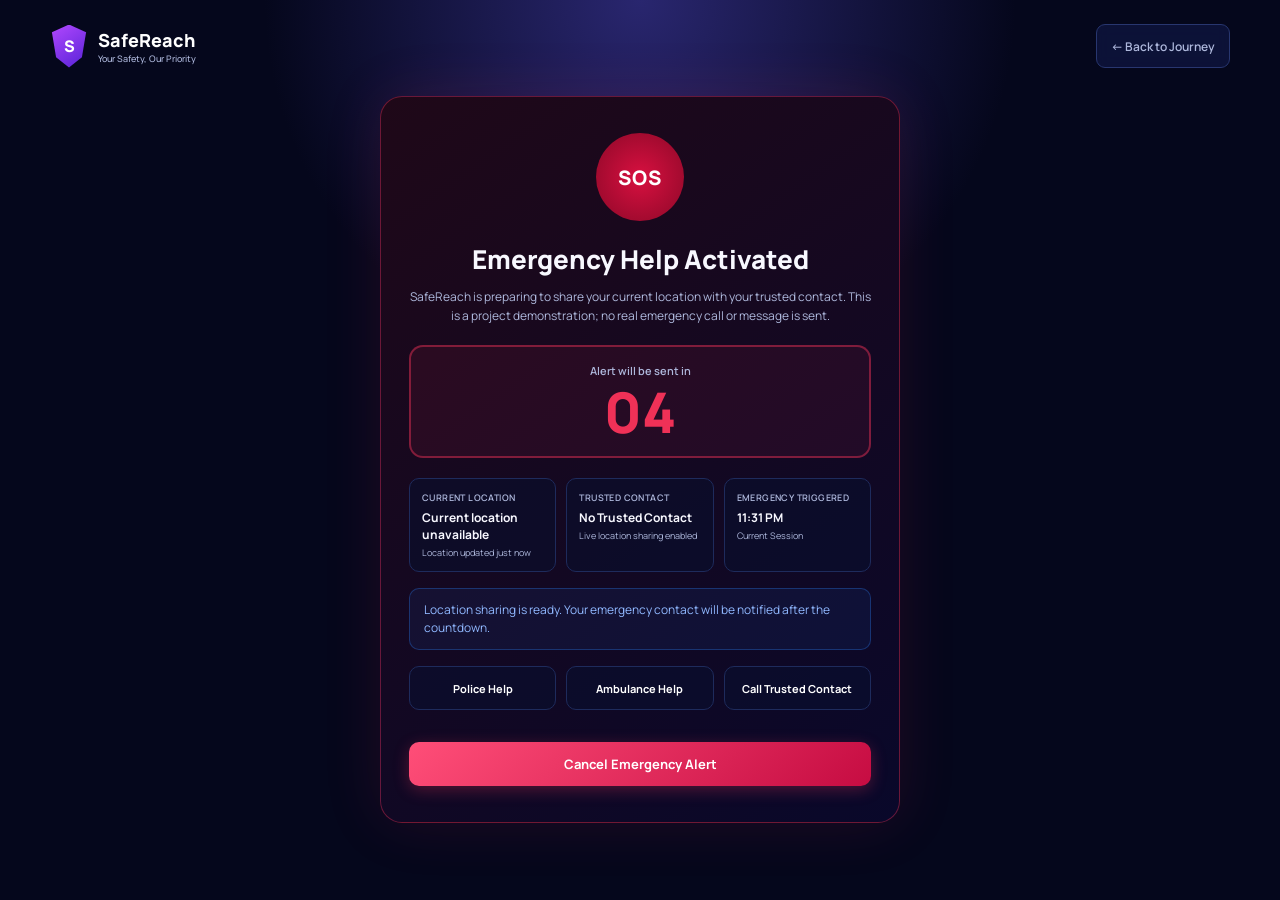
<file: emergency-help.html>
<!DOCTYPE html>
<html lang="en">
<head>
  <meta charset="UTF-8">
  <meta name="viewport" content="width=device-width, initial-scale=1.0">
  <title>SafeReach | Emergency Help</title>

  <link rel="stylesheet" href="shared.css">
  <link rel="stylesheet" href="mobile.css">
  <style>
    /* ── Centred card layout ── */
    .sr-page { display: flex; flex-direction: column; min-height: 100vh; }
    .emergency-card {
      width: min(520px, 100%);
      margin: 0 auto;
      padding: 36px 28px;
      border: 1px solid rgba(239,49,87,0.4);
      border-radius: 22px;
      background: linear-gradient(145deg, #1f0818, #09082a);
      box-shadow: 0 0 60px rgba(239,49,87,0.12);
      text-align: center;
    }

    /* ── SOS Ring ── */
    .sos-ring {
      width: 88px; height: 88px;
      border-radius: 50%;
      display: grid; place-items: center;
      margin: 0 auto 20px;
      background: radial-gradient(circle, #d81040, #8c0828);
      box-shadow: 0 0 0 0 rgba(220,30,70,0.5);
      animation: sosPulse 1.6s ease-in-out infinite;
    }
    .sos-ring strong { color: white; font-size: 20px; font-weight: 900; letter-spacing: 1px; }
    @keyframes sosPulse {
      0%  { box-shadow: 0 0 0 0    rgba(220,30,70,0.55); }
      60% { box-shadow: 0 0 0 22px rgba(220,30,70,0); }
      100%{ box-shadow: 0 0 0 0    rgba(220,30,70,0); }
    }

    /* ── Title ── */
    .emergency-card h1 { margin: 0 0 10px; font-size: 26px; font-weight: 800; }
    .subtitle { margin: 0 0 20px; color: var(--muted); font-size: 12px; line-height: 1.6; }

    /* ── Countdown Box ── */
    .countdown-box {
      margin: 0 0 20px; padding: 16px;
      border: 2px solid rgba(239,49,87,0.45); border-radius: 14px;
      background: rgba(239,49,87,0.08);
    }
    .countdown-box small { display: block; color: var(--muted); font-size: 11px; font-weight: 600; margin-bottom: 6px; }
    .countdown { font-size: 56px; font-weight: 900; color: #ef3157; line-height: 1; }

    /* ── Details Grid ── */
    .details-grid { display: grid; grid-template-columns: 1fr 1fr 1fr; gap: 10px; margin-bottom: 16px; text-align: left; }
    .detail-box {
      padding: 12px; border: 1px solid var(--border2);
      border-radius: 10px; background: rgba(9,15,47,0.55);
    }
    .detail-box small  { display: block; color: var(--muted); font-size: 9px; font-weight: 600; text-transform: uppercase; letter-spacing: 0.4px; }
    .detail-box strong { display: block; margin-top: 5px; font-size: 12px; font-weight: 700; }
    .detail-box span   { display: block; margin-top: 3px; color: var(--muted); font-size: 9px; }

    /* ── Notification ── */
    .notification {
      margin-bottom: 16px; padding: 12px 14px;
      border: 1px solid rgba(45,133,255,0.3); border-radius: 10px;
      background: rgba(45,133,255,0.08);
      color: #90b8ff; font-size: 12px; line-height: 1.5; text-align: left;
    }

    /* ── Quick Actions ── */
    .quick-actions { display: grid; grid-template-columns: repeat(3,1fr); gap: 10px; margin-bottom: 14px; }
    .quick-button {
      padding: 12px 8px; border: 1px solid var(--border2); border-radius: 10px;
      background: rgba(9,15,47,0.6); color: white;
      font: inherit; font-size: 11px; font-weight: 700;
      cursor: pointer; transition: all 0.2s;
    }
    .quick-button:hover {
      background: rgba(123,63,242,0.2); border-color: var(--purple);
    }

    /* ── Status Message ── */
    .status-message {
      margin-top: 12px; padding: 10px 14px;
      border-radius: 10px; background: rgba(32,202,97,0.1);
      border: 1px solid rgba(32,202,97,0.3);
      color: #80ffb0; font-size: 12px; min-height: 0;
    }
    .status-message:empty { display: none; }

    @media (max-width: 520px) {
      .details-grid  { grid-template-columns: 1fr 1fr; }
      .quick-actions { grid-template-columns: 1fr; }
    }
  </style>

</head>

<body class="sr-emergency-body">
  <div class="sr-page">

    <header class="sr-topbar">
      <a href="index.html" class="sr-brand">
        <div class="sr-brand-mark">S</div>
        <div>
          <strong>SafeReach</strong>
          <small>Your Safety, Our Priority</small>
        </div>
      </a>

      <a href="active-journey.html" class="sr-back-btn">← Back to Journey</a>
    </header>

    <main class="emergency-card">
      <div class="sos-ring">
        <strong>SOS</strong>
      </div>

      <h1>Emergency Help Activated</h1>

      <p class="subtitle" id="subtitle">
Loading...
</p>

      <section class="countdown-box">
        <small>Alert will be sent in</small>
        <div class="countdown" id="countdown">05</div>
      </section>

      <section class="details-grid">
        <div class="detail-box">
  <small>Current Location</small>
  <strong id="currentLocation">Loading...</strong>
  <span>Location updated just now</span>
</div>

        <div class="detail-box">
  <small>Trusted Contact</small>
  <strong id="trustedContact">Loading...</strong>
  <span>Live location sharing enabled</span>
</div>
<div class="detail-box">
    <small>Emergency Triggered</small>
    <strong id="alertTime"></strong>
    <span>Current Session</span>
</div>
      </section>

      <div class="notification" id="notification">
        Location sharing is ready. Your emergency contact will be notified after the countdown.
      </div>

      <section class="quick-actions">
        <button class="quick-button" data-action="Police">Police Help</button>
        <button class="quick-button" data-action="Ambulance">Ambulance Help</button>
        <button class="quick-button" data-action="Trusted Contact">Call Trusted Contact</button>
      </section>

      <button class="sr-btn sr-btn-danger sr-btn-full" id="cancelButton" style="margin-top:18px;">Cancel Emergency Alert</button>

      <div class="status-message" id="statusMessage"></div>
    </main>
  </div>

  <script>
    const countdown = document.getElementById("countdown");
    const notification = document.getElementById("notification");
    const cancelButton = document.getElementById("cancelButton");
    const statusMessage = document.getElementById("statusMessage");
    const currentLocation = document.getElementById("currentLocation");
    const trustedContact = document.getElementById("trustedContact");

    // Current journey destination
const destination =
    localStorage.getItem("safeReachJourneyTo");

if (destination) {
    currentLocation.textContent = "Near " + destination;
} else {
    currentLocation.textContent = "Current location unavailable";
}

// Trusted contact
const contacts =
    JSON.parse(localStorage.getItem("safeReachSelectedContacts")) || [];

if (contacts.length > 0) {

    trustedContact.textContent =
        contacts[0].name + " · " + contacts[0].relationship;
  }
  
 else {

    trustedContact.textContent = "No Trusted Contact";

}

const subtitle =
document.getElementById("subtitle");

subtitle.textContent =
`SafeReach is preparing to share your current location with ${contacts.length > 0 ? contacts[0].name : "your trusted contact"}. This is a project demonstration; no real emergency call or message is sent.`;
const alertTime =
document.getElementById("alertTime");

alertTime.textContent =
new Date().toLocaleTimeString([],{
    hour:"2-digit",
    minute:"2-digit"
});
    let timeLeft = 5;
    let cancelled = false;

    const timer = setInterval(() => {
      if (cancelled) return;

      timeLeft--;
      countdown.textContent = String(timeLeft).padStart(2, "0");

      if (timeLeft <= 0) {
        clearInterval(timer);
        notification.textContent =
`Emergency alert sent to ${contacts.length > 0 ? contacts[0].name : "your trusted contact"} with your current location near ${destination || "your location"}.`;
        notification.style.background = "#3a1722";
        notification.style.borderColor = "#a54156";
        notification.style.color = "#ffd4da";
        cancelButton.textContent = "Return to Active Journey";
      }
    }, 1000);

    cancelButton.addEventListener("click", () => {
      if (timeLeft <= 0) {
        window.location.href = "active-journey.html";
        return;
      }

      cancelled = true;
      clearInterval(timer);

      notification.textContent =
        "Emergency alert cancelled. No alert was sent. You can return to your active journey safely.";
      notification.style.background = "#123224";
      notification.style.borderColor = "#3f8a5b";
      notification.style.color = "#bfffd3";

      cancelButton.textContent = "Return to Active Journey";
     statusMessage.textContent =
"Emergency request cancelled successfully.";
      statusMessage.classList.add("show");
    });

    document.querySelectorAll(".quick-button").forEach((button) => {
      button.addEventListener("click", () => {
        statusMessage.textContent =
          `${button.dataset.action} option selected. In the final version, this can connect to emergency services or a trusted contact.`;
        statusMessage.classList.add("show");
      });
    });
  </script>
  <!-- Mobile Bottom Navigation -->
  <nav class="mobile-bottom-nav" aria-label="Mobile navigation">
    <a href="index.html" class="mob-nav-item">
      <svg width="22" height="22" viewBox="0 0 24 24" fill="none" stroke="currentColor" stroke-width="2" stroke-linecap="round" stroke-linejoin="round"><path d="M3 9l9-7 9 7v11a2 2 0 0 1-2 2H5a2 2 0 0 1-2-2z"/><polyline points="9 22 9 12 15 12 15 22"/></svg>
      Home
    </a>
    <a href="start-journey.html" class="mob-nav-item">
      <svg width="22" height="22" viewBox="0 0 24 24" fill="none" stroke="currentColor" stroke-width="2" stroke-linecap="round" stroke-linejoin="round"><polygon points="3 11 22 2 13 21 11 13 3 11"/></svg>
      Journey
    </a>
    <a href="safety-map.html" class="mob-nav-item">
      <svg width="22" height="22" viewBox="0 0 24 24" fill="none" stroke="currentColor" stroke-width="2" stroke-linecap="round" stroke-linejoin="round"><path d="M21 10c0 7-9 13-9 13s-9-6-9-13a9 9 0 0 1 18 0z"/><circle cx="12" cy="10" r="3"/></svg>
      Map
    </a>
    <a href="sos.html" class="mob-nav-item mob-nav-sos active">
      <svg width="22" height="22" viewBox="0 0 24 24" fill="none" stroke="currentColor" stroke-width="2.5" stroke-linecap="round" stroke-linejoin="round"><path d="M10.29 3.86L1.82 18a2 2 0 0 0 1.71 3h16.94a2 2 0 0 0 1.71-3L13.71 3.86a2 2 0 0 0-3.42 0z"/><line x1="12" y1="9" x2="12" y2="13"/><line x1="12" y1="17" x2="12.01" y2="17"/></svg>
      SOS
    </a>
    <a href="settings.html" class="mob-nav-item">
      <svg width="22" height="22" viewBox="0 0 24 24" fill="none" stroke="currentColor" stroke-width="2" stroke-linecap="round" stroke-linejoin="round"><circle cx="12" cy="12" r="3"/><path d="M19.4 15a1.65 1.65 0 0 0 .33 1.82l.06.06a2 2 0 0 1-2.83 2.83l-.06-.06a1.65 1.65 0 0 0-1.82-.33 1.65 1.65 0 0 0-1 1.51V21a2 2 0 0 1-4 0v-.09A1.65 1.65 0 0 0 9 19.4a1.65 1.65 0 0 0-1.82.33l-.06.06a2 2 0 0 1-2.83-2.83l-.06-.06A1.65 1.65 0 0 0 4.68 15a1.65 1.65 0 0 0-1.51-1H3a2 2 0 0 1 0-4h.09A1.65 1.65 0 0 0 4.6 9a1.65 1.65 0 0 0-.33-1.82l-.06-.06a2 2 0 0 1 2.83-2.83l.06.06A1.65 1.65 0 0 0 9 4.68a1.65 1.65 0 0 0 1-1.51V3a2 2 0 0 1 4 0v.09a1.65 1.65 0 0 0 1 1.51 1.65 1.65 0 0 0 1.82-.33l.06-.06a2 2 0 0 1 2.83 2.83l-.06.06A1.65 1.65 0 0 0 19.4 9a1.65 1.65 0 0 0 1.51 1H21a2 2 0 0 1 0 4h-.09a1.65 1.65 0 0 0-1.51 1z"/></svg>
      Settings
    </a>
  </nav>
</body>
</html>
</file>
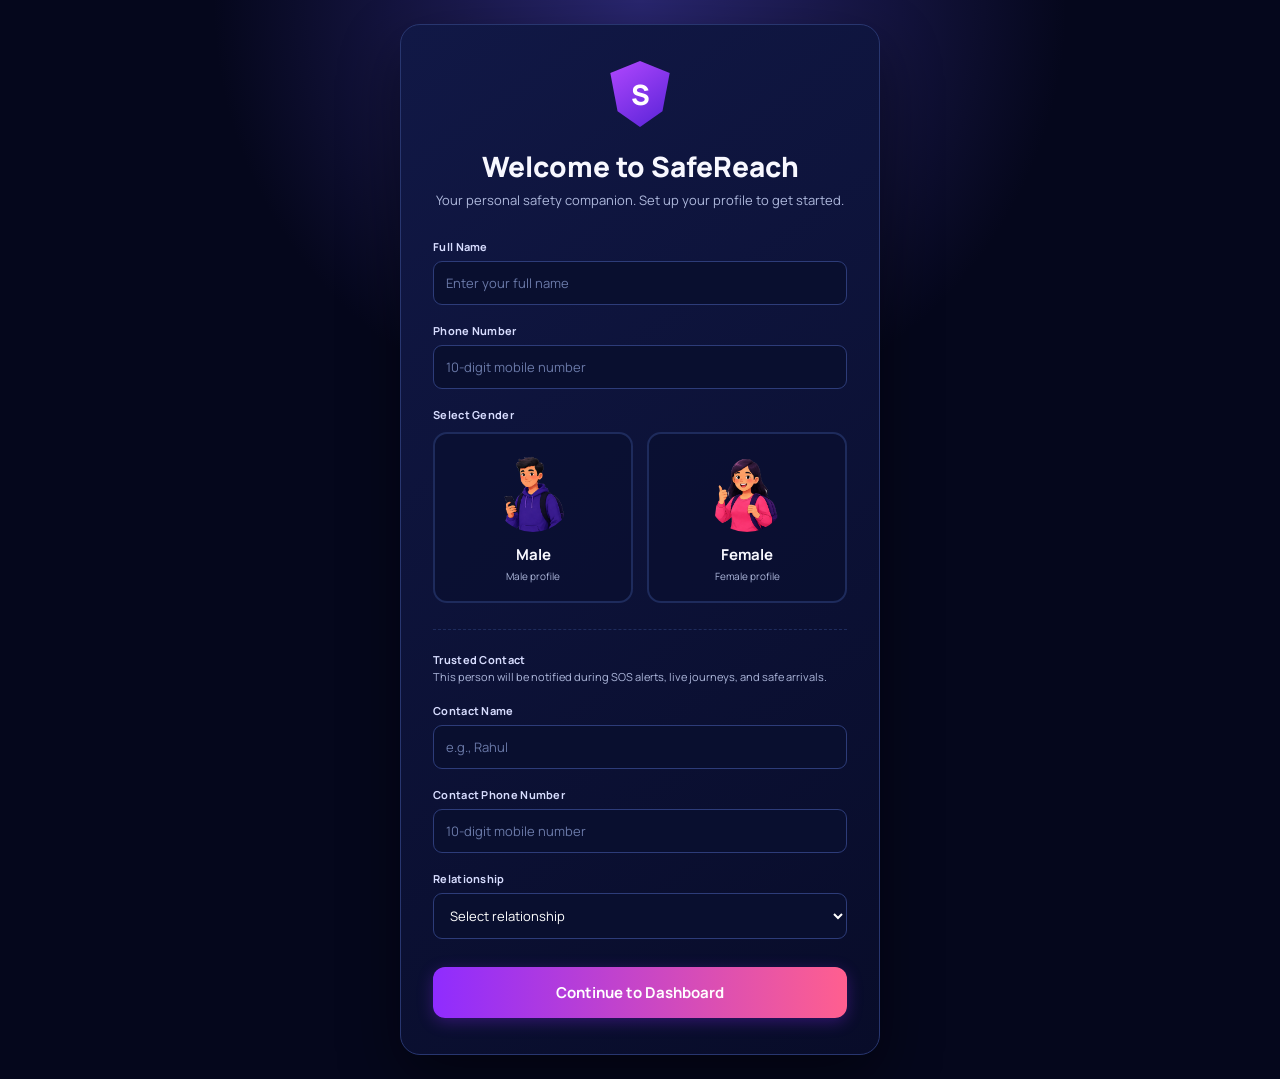
<file: my-journeys.html>
<!DOCTYPE html>
<html lang="en">
<head>
  <meta charset="UTF-8">
  <meta name="description" content="SafeReach — Review your journey history and safety records.">
  <meta name="viewport" content="width=device-width, initial-scale=1.0">
  <title>SafeReach | My Journeys</title>
  <link rel="stylesheet" href="shared.css">
  <link rel="stylesheet" href="mobile.css">
  <style>
    /* ── Modal Overlay (shared) ── */
    .sr-modal-overlay {
      position: fixed; inset: 0; z-index: 1000;
      display: none; place-items: center; padding: 20px;
      background: rgba(0,0,0,0.75); backdrop-filter: blur(5px);
    }
    .sr-modal-overlay.show { display: grid; }
    .sr-modal {
      width: min(480px, 100%); max-height: 90vh; overflow-y: auto;
      padding: 28px; border: 1px solid #3b2d80; border-radius: 18px;
      background: linear-gradient(145deg, #17134b, #090d2b);
      box-shadow: 0 0 50px rgba(143,44,255,0.3);
      animation: modalIn 0.22s ease;
    }
    @keyframes modalIn {
      from { opacity:0; transform: translateY(-14px) scale(0.97); }
      to   { opacity:1; transform: translateY(0)     scale(1); }
    }
    .sr-modal h2 { margin: 0 0 6px; font-size: 20px; font-weight: 800; }
    .sr-modal > p { margin: 0 0 18px; color: var(--muted); font-size: 12px; line-height: 1.5; }

    /* ── Summary Cards ── */
    .mj-summary {
      display: grid;
      grid-template-columns: repeat(4, 1fr);
      gap: 12px;
      margin-bottom: 20px;
    }
    .mj-summary-card {
      padding: 16px;
      border: 1px solid var(--border2);
      border-radius: 14px;
      background: linear-gradient(145deg, rgba(17,24,70,0.9), rgba(8,12,41,0.9));
      text-align: center;
    }
    .mj-summary-card small {
      display: block; color: var(--muted);
      font-size: 10px; font-weight: 600;
      text-transform: uppercase; letter-spacing: 0.4px;
    }
    .mj-summary-card strong {
      display: block; margin-top: 8px;
      font-size: 28px; font-weight: 800;
    }
    .mj-summary-card.safe strong    { color: #20ca61; }
    .mj-summary-card.active strong  { color: #2d85ff; }
    .mj-summary-card.cancelled strong { color: #ef3157; }

    /* ── Filter Bar ── */
    .filter-bar {
      display: flex; gap: 8px; flex-wrap: wrap; margin-bottom: 20px;
    }
    .filter-button {
      padding: 8px 16px; border: 1px solid var(--border2); border-radius: 20px;
      background: transparent; color: var(--muted);
      font: inherit; font-size: 12px; font-weight: 600;
      cursor: pointer; transition: all 0.2s;
    }
    .filter-button:hover, .filter-button.active {
      background: rgba(123,63,242,0.2); border-color: var(--purple); color: white;
    }

    /* ── Journey List ── */
    .journey-list { display: grid; gap: 14px; }

    /* ── Journey Card ── */
    .journey-card {
      padding: 18px; border: 1px solid var(--border2); border-radius: 16px;
      background: linear-gradient(145deg, rgba(17,24,70,0.9), rgba(8,12,41,0.9));
      transition: transform 0.2s, box-shadow 0.2s;
    }
    .journey-card:hover {
      transform: translateY(-2px); box-shadow: 0 10px 28px rgba(0,0,0,0.3);
    }
    .journey-card.hidden { display: none; }

    .journey-top {
      display: flex; align-items: flex-start;
      justify-content: space-between; gap: 10px; margin-bottom: 14px;
    }
    .journey-title { display: flex; align-items: center; gap: 12px; }
    .journey-icon {
      width: 36px; height: 36px; border-radius: 50%;
      display: grid; place-items: center;
      font-size: 15px; font-weight: 800; color: white; flex-shrink: 0;
    }
    .journey-card[data-status="completed"] .journey-icon { background: linear-gradient(145deg,#14943e,#0c7230); }
    .journey-card[data-status="active"]    .journey-icon { background: linear-gradient(145deg,#1050c4,#0c3aa0); }
    .journey-card[data-status="cancelled"] .journey-icon { background: linear-gradient(145deg,#8b1030,#6b0820); }

    .journey-title h2 { margin: 0; font-size: 14px; font-weight: 700; }
    .journey-title p  { margin: 3px 0 0; color: var(--muted); font-size: 11px; }

    /* Badges */
    .sr-badge { padding: 4px 10px; border-radius: 20px; font-size: 9px; font-weight: 800; white-space: nowrap; flex-shrink: 0; }
    .sr-badge-green { background: rgba(20,148,62,0.2); color: #4dff8e; border: 1px solid rgba(20,148,62,0.4); }
    .sr-badge-blue  { background: rgba(16,80,196,0.2); color: #7ab2ff; border: 1px solid rgba(16,80,196,0.4); }
    .sr-badge-red   { background: rgba(139,16,48,0.2); color: #ff7090; border: 1px solid rgba(139,16,48,0.4); }

    /* Route from→to */
    .route {
      display: flex; align-items: center; gap: 10px;
      padding: 12px; margin-bottom: 14px;
      border: 1px solid var(--border2); border-radius: 10px;
      background: rgba(9,15,47,0.5);
    }
    .place { flex: 1; }
    .place strong { display: block; font-size: 12px; }
    .place small  { display: block; color: var(--muted); font-size: 10px; margin-top: 2px; }
    .arrow { color: var(--purple); font-size: 18px; flex-shrink: 0; }

    /* Bottom details row */
    .journey-bottom {
      display: flex; align-items: center;
      justify-content: space-between; gap: 10px; flex-wrap: wrap;
    }
    .details { display: flex; gap: 16px; flex-wrap: wrap; }
    .detail small  { display: block; color: var(--muted); font-size: 9px; text-transform: uppercase; letter-spacing: 0.4px; }
    .detail strong { display: block; margin-top: 3px; font-size: 12px; }

    /* ── Modal Grid ── */
    .mj-modal-grid {
      display: grid; grid-template-columns: 1fr 1fr; gap: 10px; margin: 16px 0;
    }
    .mj-modal-item {
      padding: 12px; border: 1px solid var(--border2);
      border-radius: 10px; background: rgba(9,15,47,0.6);
    }
    .mj-modal-item small  { display: block; color: var(--muted); font-size: 9px; text-transform: uppercase; letter-spacing: 0.4px; }
    .mj-modal-item strong { display: block; margin-top: 5px; font-size: 13px; font-weight: 700; }

    @media (max-width: 700px) {
      .mj-summary { grid-template-columns: 1fr 1fr; }
      .mj-modal-grid { grid-template-columns: 1fr; }
    }
    @media (max-width: 400px) {
      .mj-summary { grid-template-columns: 1fr; }
    }
  </style>

</head>

<body>
  <div class="sr-page">

    <header class="sr-topbar">
      <a href="index.html" class="sr-brand">
        <div class="sr-brand-mark">S</div>
        <div>
          <strong>SafeReach</strong>
          <small>Your Safety, Our Priority</small>
        </div>
      </a>

      <a href="index.html" class="sr-back-btn">
        <svg width="14" height="14" viewBox="0 0 24 24" fill="none" stroke="currentColor" stroke-width="2.5" stroke-linecap="round"><path d="M19 12H5M12 5l-7 7 7 7"/></svg>
        Back to Dashboard
      </a>
    </header>

    <section class="sr-section-heading">
      <h1>My Journeys</h1>
      <p>Track your completed, active, and cancelled safety journeys.</p>
    </section>

    <section class="mj-summary">
      <article class="sr-card mj-summary-card">
        <small>Total Journeys</small>
        <strong id="totalJourneys">0</strong>
      </article>

      <article class="sr-card mj-summary-card safe">
        <small>Reached Safely</small>
        <strong id="completedJourneys">0</strong>
      </article>

      <article class="sr-card mj-summary-card active">
        <small>Active Journey</small>
        <strong id="activeJourneys">0</strong>
      </article>

      <article class="sr-card mj-summary-card cancelled">
        <small>Cancelled</small>
        <strong id="cancelledJourneys">0</strong>
      </article>
    </section>
    <input
      id="searchJourney"
      type="text"
      placeholder="Search journeys..."
      class="sr-input"
      style="width:100%; margin-bottom:15px;">
    <section class="filter-bar">
      <button class="filter-button active" data-filter="all">All Journeys</button>
      <button class="filter-button" data-filter="completed">Completed</button>
      <button class="filter-button" data-filter="active">Active</button>
      <button class="filter-button" data-filter="cancelled">Cancelled</button>
      <button
    id="clearHistoryButton"
    class="filter-button">
    Clear History
</button>
    </section>

<section class="journey-list" id="journeyList">
      
    </section>
  </div>

  <div class="sr-modal-overlay" id="modal">
    <div class="sr-modal">
      <h2 id="modalTitle">Journey Details</h2>
      <p id="modalRoute"></p>

      <div class="mj-modal-grid">
        <div class="mj-modal-item">
          <small>Status</small>
          <strong id="modalStatus"></strong>
        </div>

        <div class="mj-modal-item">
          <small>Date and Time</small>
          <strong id="modalDate"></strong>
        </div>

        <div class="mj-modal-item">
          <small>Distance</small>
          <strong id="modalDistance"></strong>
        </div>

        <div class="mj-modal-item">
          <small>Travel Time</small>
          <strong id="modalTime"></strong>
        </div>

        <div class="mj-modal-item">
          <small>Route Safety Score</small>
          <strong id="modalScore"></strong>
        </div>

        <div class="mj-modal-item">
          <small>Trusted Contacts</small>
          <strong id="modalContact"></strong>
        </div>
      </div>

      <button class="sr-btn sr-btn-primary sr-btn-full" id="closeModal">Close Details</button>
    </div>
  </div>

  <div class="sr-modal-overlay" id="confirmModal">
    <div class="sr-modal">
      <h2>Clear Journey History</h2>
      <p>
        Are you sure you want to delete all journey history?
        <br><br>
        <strong>This action cannot be undone.</strong>
      </p>

      <div style="display:flex; gap:12px; margin-top:25px;">
        <button type="button" id="cancelDeleteButton" class="sr-btn sr-btn-ghost sr-btn-full">
          Cancel
        </button>
        <button type="button" id="confirmDeleteButton" class="sr-btn sr-btn-danger sr-btn-full">
          Delete
        </button>
      </div>
    </div>
  </div>

  <script>
  // Auth Guard
  if (!localStorage.getItem('safeReachName')) window.location.href = 'welcome.html';

const journeyList = document.getElementById("journeyList");

const totalJourneys = document.getElementById("totalJourneys");
const completedJourneys = document.getElementById("completedJourneys");
const activeJourneys = document.getElementById("activeJourneys");
const cancelledJourneys = document.getElementById("cancelledJourneys");

const filterButtons = document.querySelectorAll(".filter-button");

const modal = document.getElementById("modal");
const modalTitle = document.getElementById("modalTitle");
const modalRoute = document.getElementById("modalRoute");
const modalStatus = document.getElementById("modalStatus");
const modalDate = document.getElementById("modalDate");
const modalDistance = document.getElementById("modalDistance");
const modalTime = document.getElementById("modalTime");
const modalScore = document.getElementById("modalScore");
const modalContact =
document.getElementById("modalContact");
const closeModal = document.getElementById("closeModal");
const confirmModal =
document.getElementById("confirmModal");

const confirmDeleteButton =
document.getElementById("confirmDeleteButton");

const cancelDeleteButton =
document.getElementById("cancelDeleteButton");

let currentFilter = "all";

let journeyHistory = [];

function loadJourneyHistory() {

    journeyHistory = JSON.parse(
        localStorage.getItem("safeReachJourneyHistory")
    ) || [];

    journeyHistory.sort((a, b) => {

        const timeA = a.timestamp || 0;
        const timeB = b.timestamp || 0;

        return timeB - timeA;

    });

}

function renderSummary() {

    totalJourneys.textContent = journeyHistory.length;

    completedJourneys.textContent =
        journeyHistory.filter(j => j.status === "Completed").length;

    activeJourneys.textContent =
        journeyHistory.filter(j => j.status === "Active").length;

    cancelledJourneys.textContent =
        journeyHistory.filter(j =>
            j.status === "Emergency" ||
            j.status === "Cancelled"
        ).length;

}

function getStatusClass(status){

    if(status==="Completed")
        return "completed";

    if(
        status==="Emergency" ||
        status==="Cancelled"
    )
        return "cancelled";

    return "active";

}

function getJourneyIcon(status){

    if(status==="Completed")
return "✔";
    if(
        status==="Emergency" ||
        status==="Cancelled"
    )
return "⚠";
return "▶";
}

function getSafetyScore(journey){

    if(journey.safetyScore)
        return journey.safetyScore;

    if(journey.status==="Completed")
        return 100;

    if(journey.status==="Active")
        return 82;

    return 45;

}

function showEmptyState(){

    journeyList.innerHTML=`

    <div style="
    text-align:center;
    padding:60px;
    color:#aeb8dc;
    border:1px dashed #445599;
    border-radius:15px;">

      <svg width="65" height="65" viewBox="0 0 24 24" fill="none" stroke="#aeb8dc" stroke-width="2" stroke-linecap="round" stroke-linejoin="round" style="margin-bottom:15px; margin-left:auto; margin-right:auto; display:block;"><path d="M12 22s8-4 8-10V5l-8-3-8 3v7c0 6 8 10 8 10z"/></svg>

<h2>No Journey History</h2>

<p>

Your completed journeys will appear here.

</p>
</div>
    `;

}

function createJourneyCard(journey,index){

    const statusClass =
        getStatusClass(journey.status);

    const icon =
        getJourneyIcon(journey.status);

    const safetyScore =
        getSafetyScore(journey);

    const badgeClass = journey.status === "Completed" ? "sr-badge-green" : (journey.status === "Active" ? "sr-badge-blue" : "sr-badge-red");

    return `

<article
class="sr-card journey-card"
data-status="${statusClass}"
data-index="${index}">

<div class="journey-top">

<div class="journey-title">

<div class="journey-icon">
${icon}
</div>

<div>

<h2>
${journey.from} → ${journey.to}</h2>

<p>
${journey.date || ""}
</p>

</div>

</div>

<span class="sr-badge ${badgeClass}">
${journey.status}
</span>

</div>

<div class="route">

<div class="place">

<strong>
${journey.from}
</strong>

<small>
Starting Point
</small>

</div>

<div class="arrow">

→

</div>

<div class="place">

<strong>
${journey.to}
</strong>

<small>
Destination
</small>

</div>

</div>

<div class="journey-bottom">

<div class="details">

<div class="detail">

<small>
Distance
</small>

<strong>
${journey.distance}
</strong>

</div>

<div class="detail">

<small>
Journey Time
</small>

<strong>
${journey.duration}
</strong>

</div>

<div class="detail">

<small>
Trusted Contact
</small>

<strong>
${journey.contact || "Not Available"}
</strong>

</div>

</div>

<button
class="sr-btn sr-btn-primary view-button"
data-index="${index}">

View Details

</button>

</div>

</article>

`;

}
function renderJourneyCards() {

    if (journeyHistory.length === 0) {

        showEmptyState();
        return;

    }

    journeyList.innerHTML = "";

    journeyHistory.forEach((journey, index) => {

        journeyList.insertAdjacentHTML(
            "beforeend",
            createJourneyCard(journey, index)
        );

    });

    attachCardEvents();

    filterJourneys(currentFilter);

}

function attachCardEvents() {

    document
        .querySelectorAll("[data-index]")
        .forEach(button => {

            if (!button.classList.contains('view-button')) return;

            button.addEventListener("click", () => {

                const index = Number(button.dataset.index);

                openJourneyModal(
                    journeyHistory[index]
                );

            });

        });

}

function openJourneyModal(journey) {

    modalTitle.textContent =
        `${journey.from} → ${journey.to}`;

    modalRoute.textContent =
        `${journey.from} → ${journey.to}`;

    modalStatus.textContent =
        journey.status;

    modalDate.textContent =
        `${journey.date || ""}`;

    modalDistance.textContent =
        journey.distance || "-";

    modalTime.textContent =
        journey.duration || "-";

    modalScore.textContent =
        `${getSafetyScore(journey)}%`;

    modalContact.textContent =
journey.contact || "Not Available";

    modal.classList.add("show");

}

function filterJourneys(filter) {

    currentFilter = filter;

    document
        .querySelectorAll(".journey-card")
        .forEach(card => {

            const status =
                card.dataset.status;

            if (filter === "all") {

                card.classList.remove("hidden");
                return;

            }

            card.classList.toggle(
                "hidden",
                status !== filter
            );

        });

}

filterButtons.forEach(button => {

    button.addEventListener("click", () => {

        filterButtons.forEach(btn =>
            btn.classList.remove("active")
        );

        button.classList.add("active");

        filterJourneys(
            button.dataset.filter
        );

    });

});

closeModal.addEventListener("click", () => {

    modal.classList.remove("show");

});

modal.addEventListener("click", event => {

    if (event.target === modal) {

        modal.classList.remove("show");

    }

});

function clearHistory() {

    localStorage.removeItem("safeReachJourneyHistory");

    journeyHistory = [];

    renderSummary();
    renderJourneyCards();

}

const clearHistoryButton =
    document.getElementById("clearHistoryButton");

if (clearHistoryButton){

    clearHistoryButton.addEventListener("click",(event)=>{

    event.preventDefault();
    event.stopPropagation();

    if(journeyHistory.length===0){
        return;
    }

    setTimeout(() => {
        confirmModal.classList.add("show");
    }, 0);

});
}

confirmDeleteButton.addEventListener("click",(event)=>{

    event.preventDefault();
    event.stopPropagation();

    confirmModal.classList.remove("show");

    clearHistory();

});

cancelDeleteButton.addEventListener("click",()=>{

    confirmModal.classList.remove("show");

});

confirmModal.addEventListener("click",(event)=>{

    if(event.target===confirmModal){

        confirmModal.classList.remove("show");

    }

});

const searchJourney =
document.getElementById("searchJourney");

if(searchJourney){

searchJourney.addEventListener("input",()=>{

const keyword=
searchJourney.value.toLowerCase();

document.querySelectorAll(".journey-card")
.forEach(card=>{

const match = card.textContent
.toLowerCase()
.includes(keyword);

const statusMatch =
currentFilter==="all"
||
card.dataset.status===currentFilter;

card.classList.toggle(
"hidden",
!(match && statusMatch)
);
});

});

}
loadJourneyHistory();

renderSummary();

renderJourneyCards();

</script>
  <!-- Mobile Bottom Navigation -->
  <nav class="mobile-bottom-nav" aria-label="Mobile navigation">
    <a href="index.html" class="mob-nav-item">
      <svg width="22" height="22" viewBox="0 0 24 24" fill="none" stroke="currentColor" stroke-width="2" stroke-linecap="round" stroke-linejoin="round"><path d="M3 9l9-7 9 7v11a2 2 0 0 1-2 2H5a2 2 0 0 1-2-2z"/><polyline points="9 22 9 12 15 12 15 22"/></svg>
      Home
    </a>
    <a href="start-journey.html" class="mob-nav-item active">
      <svg width="22" height="22" viewBox="0 0 24 24" fill="none" stroke="currentColor" stroke-width="2" stroke-linecap="round" stroke-linejoin="round"><polygon points="3 11 22 2 13 21 11 13 3 11"/></svg>
      Journey
    </a>
    <a href="safety-map.html" class="mob-nav-item">
      <svg width="22" height="22" viewBox="0 0 24 24" fill="none" stroke="currentColor" stroke-width="2" stroke-linecap="round" stroke-linejoin="round"><path d="M21 10c0 7-9 13-9 13s-9-6-9-13a9 9 0 0 1 18 0z"/><circle cx="12" cy="10" r="3"/></svg>
      Map
    </a>
    <a href="sos.html" class="mob-nav-item mob-nav-sos">
      <svg width="22" height="22" viewBox="0 0 24 24" fill="none" stroke="currentColor" stroke-width="2.5" stroke-linecap="round" stroke-linejoin="round"><path d="M10.29 3.86L1.82 18a2 2 0 0 0 1.71 3h16.94a2 2 0 0 0 1.71-3L13.71 3.86a2 2 0 0 0-3.42 0z"/><line x1="12" y1="9" x2="12" y2="13"/><line x1="12" y1="17" x2="12.01" y2="17"/></svg>
      SOS
    </a>
    <a href="settings.html" class="mob-nav-item">
      <svg width="22" height="22" viewBox="0 0 24 24" fill="none" stroke="currentColor" stroke-width="2" stroke-linecap="round" stroke-linejoin="round"><circle cx="12" cy="12" r="3"/><path d="M19.4 15a1.65 1.65 0 0 0 .33 1.82l.06.06a2 2 0 0 1-2.83 2.83l-.06-.06a1.65 1.65 0 0 0-1.82-.33 1.65 1.65 0 0 0-1 1.51V21a2 2 0 0 1-4 0v-.09A1.65 1.65 0 0 0 9 19.4a1.65 1.65 0 0 0-1.82.33l-.06.06a2 2 0 0 1-2.83-2.83l-.06-.06A1.65 1.65 0 0 0 4.68 15a1.65 1.65 0 0 0-1.51-1H3a2 2 0 0 1 0-4h.09A1.65 1.65 0 0 0 4.6 9a1.65 1.65 0 0 0-.33-1.82l-.06-.06a2 2 0 0 1 2.83-2.83l.06.06A1.65 1.65 0 0 0 9 4.68a1.65 1.65 0 0 0 1-1.51V3a2 2 0 0 1 4 0v.09a1.65 1.65 0 0 0 1 1.51 1.65 1.65 0 0 0 1.82-.33l.06-.06a2 2 0 0 1 2.83 2.83l-.06.06A1.65 1.65 0 0 0 19.4 9a1.65 1.65 0 0 0 1.51 1H21a2 2 0 0 1 0 4h-.09a1.65 1.65 0 0 0-1.51 1z"/></svg>
      Settings
    </a>
  </nav>
</body>
</html>
</file>
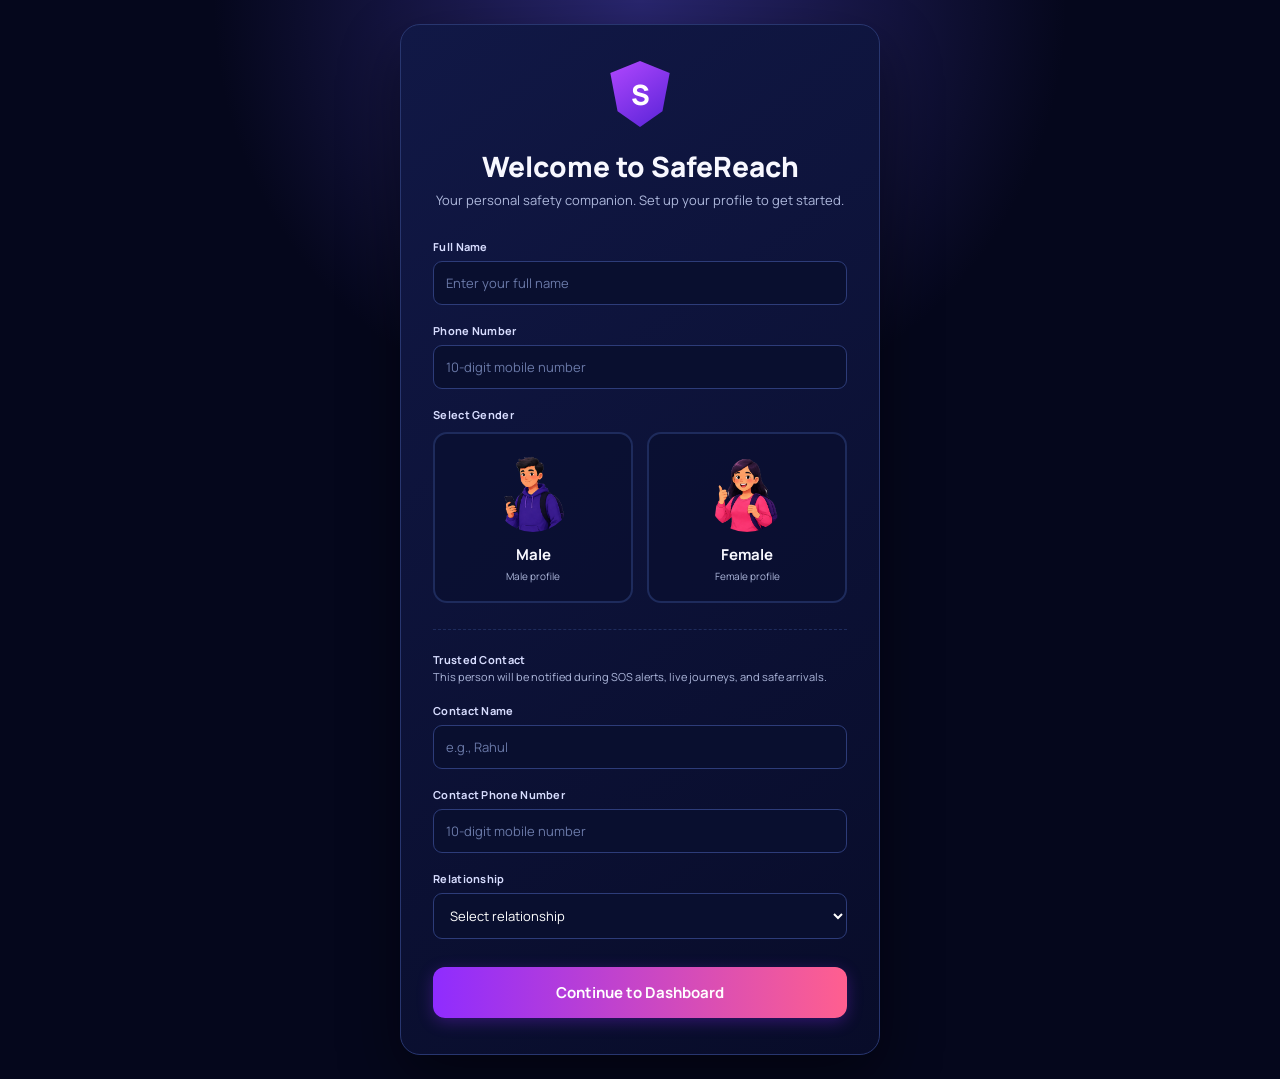
<file: reports.html>
<!DOCTYPE html>
<html lang="en">
<head>
  <meta charset="UTF-8">
  <meta name="description" content="SafeReach — View and submit community safety reports.">
  <meta name="viewport" content="width=device-width, initial-scale=1.0">
  <title>SafeReach | Community Safety Reports</title>
  <link rel="stylesheet" href="shared.css">
  <link rel="stylesheet" href="mobile.css">
  <style>
    /* ── Modal Overlay ── */
    .sr-modal-overlay {
      position: fixed;
      inset: 0;
      z-index: 1000;
      display: none;
      place-items: center;
      padding: 20px;
      background: rgba(0, 0, 0, 0.75);
      backdrop-filter: blur(5px);
    }

    .sr-modal-overlay.show {
      display: grid;
    }

    .sr-modal {
      width: min(480px, 100%);
      max-height: 90vh;
      overflow-y: auto;
      padding: 28px;
      border: 1px solid #3b2d80;
      border-radius: 18px;
      background: linear-gradient(145deg, #17134b, #090d2b);
      box-shadow: 0 0 50px rgba(143, 44, 255, 0.3);
      animation: modalIn 0.22s ease;
    }

    @keyframes modalIn {
      from { opacity: 0; transform: translateY(-16px) scale(0.97); }
      to   { opacity: 1; transform: translateY(0)     scale(1); }
    }

    .sr-modal h2 {
      margin: 0 0 6px;
      font-size: 20px;
      font-weight: 800;
    }

    .sr-modal > p {
      margin: 0 0 20px;
      color: var(--muted);
      font-size: 12px;
      line-height: 1.5;
    }

    .sr-modal-actions {
      display: flex;
      gap: 10px;
      justify-content: flex-end;
      margin-top: 20px;
    }

    /* ── Toast Notification ── */
    .sr-toast {
      position: fixed;
      bottom: 28px;
      left: 50%;
      transform: translateX(-50%) translateY(80px);
      z-index: 2000;
      padding: 12px 22px;
      border-radius: 30px;
      background: linear-gradient(90deg, #7040ff, #a42cff);
      color: white;
      font-size: 13px;
      font-weight: 600;
      box-shadow: 0 8px 24px rgba(112, 64, 255, 0.45);
      opacity: 0;
      transition: transform 0.3s ease, opacity 0.3s ease;
      white-space: nowrap;
      pointer-events: none;
    }

    .sr-toast.show {
      transform: translateX(-50%) translateY(0);
      opacity: 1;
    }

    /* ── Page heading row ── */
    .sr-section-heading {
      display: flex;
      align-items: center;
      justify-content: space-between;
      flex-wrap: wrap;
      gap: 12px;
      margin-bottom: 20px;
    }

    /* ── Info Banner ── */
    .sr-info-banner {
      padding: 12px 16px;
      border-radius: 10px;
      background: rgba(45, 133, 255, 0.1);
      border: 1px solid rgba(45, 133, 255, 0.25);
      color: #90b8ff;
      font-size: 11px;
      margin-bottom: 20px;
      line-height: 1.5;
    }

    /* ── Filter Bar ── */
    .filter-bar {
      display: flex;
      gap: 8px;
      flex-wrap: wrap;
      margin-bottom: 22px;
    }

    .filter-button {
      padding: 8px 18px;
      border: 1px solid var(--border2);
      border-radius: 20px;
      background: transparent;
      color: var(--muted);
      font: inherit;
      font-size: 12px;
      font-weight: 600;
      cursor: pointer;
      transition: all 0.2s;
    }

    .filter-button:hover,
    .filter-button.active {
      background: rgba(123, 63, 242, 0.2);
      border-color: var(--purple);
      color: white;
    }

    /* ── Reports Grid ── */
    .reports-grid {
      display: grid;
      grid-template-columns: repeat(auto-fill, minmax(300px, 1fr));
      gap: 16px;
    }

    /* ── Report Card ── */
    .report-card {
      padding: 18px;
      border: 1px solid var(--border2);
      border-radius: 16px;
      background: linear-gradient(145deg, rgba(17,24,70,0.9), rgba(8,12,41,0.9));
      transition: transform 0.2s, box-shadow 0.2s, opacity 0.25s;
    }

    .report-card:hover {
      transform: translateY(-3px);
      box-shadow: 0 12px 28px rgba(0,0,0,0.3);
    }

    .report-card.hidden {
      display: none;
    }

    /* Top row: icon + title + badge */
    .report-top {
      display: flex;
      align-items: flex-start;
      justify-content: space-between;
      gap: 10px;
      margin-bottom: 12px;
    }

    .report-title {
      display: flex;
      align-items: flex-start;
      gap: 12px;
    }

    .report-icon {
      width: 36px;
      height: 36px;
      border-radius: 50%;
      display: grid;
      place-items: center;
      font-size: 16px;
      font-weight: 800;
      flex-shrink: 0;
      color: white;
    }

    /* Icon colours by card status */
    .report-card[data-status="caution"] .report-icon { background: linear-gradient(145deg, #c4740a, #a05800); }
    .report-card[data-status="safe"]    .report-icon { background: linear-gradient(145deg, #14943e, #0c7230); }
    .report-card[data-status="resolved"].report-icon { background: linear-gradient(145deg, #1050c4, #0c3aa0); }

    .report-title h2 {
      margin: 0;
      font-size: 14px;
      font-weight: 700;
      line-height: 1.3;
    }

    .report-title p {
      margin: 3px 0 0;
      color: var(--muted);
      font-size: 11px;
    }

    /* ── Badges ── */
    .sr-badge {
      padding: 4px 10px;
      border-radius: 20px;
      font-size: 9px;
      font-weight: 800;
      letter-spacing: 0.5px;
      white-space: nowrap;
      flex-shrink: 0;
    }

    .sr-badge-orange { background: rgba(196,116,10,0.2); color: #ffbe3d; border: 1px solid rgba(196,116,10,0.4); }
    .sr-badge-green  { background: rgba(20,148,62,0.2);  color: #4dff8e; border: 1px solid rgba(20,148,62,0.4); }
    .sr-badge-blue   { background: rgba(16,80,196,0.2);  color: #7ab2ff; border: 1px solid rgba(16,80,196,0.4); }

    /* ── Description ── */
    .report-description {
      margin: 0 0 14px;
      color: var(--muted);
      font-size: 12px;
      line-height: 1.55;
    }

    /* ── Info Rows ── */
    .report-info {
      display: grid;
      gap: 6px;
      margin-bottom: 14px;
    }

    .info-row {
      display: flex;
      justify-content: space-between;
      align-items: center;
      padding: 7px 10px;
      border: 1px solid var(--border2);
      border-radius: 8px;
      background: rgba(9,15,47,0.5);
      font-size: 11px;
    }

    .info-row span { color: var(--muted); }
    .info-row strong { font-size: 12px; font-weight: 700; }

    /* ── Footer ── */
    .report-footer {
      display: flex;
      align-items: center;
      justify-content: space-between;
      gap: 10px;
      padding-top: 12px;
      border-top: 1px solid var(--border2);
    }

    .verified {
      color: var(--muted);
      font-size: 10px;
    }

    .view-button {
      padding: 7px 14px;
      border: 1px solid var(--border2);
      border-radius: 8px;
      background: rgba(123,63,242,0.12);
      color: #c585ff;
      font: inherit;
      font-size: 11px;
      font-weight: 600;
      cursor: pointer;
      transition: all 0.2s;
      white-space: nowrap;
    }

    .view-button:hover {
      background: rgba(123,63,242,0.25);
      border-color: var(--purple);
      color: white;
    }

    /* ── Empty State ── */
    .empty-state {
      display: none;
      grid-column: 1 / -1;
      padding: 40px;
      text-align: center;
      color: var(--muted);
      font-size: 14px;
      border: 1px dashed var(--border2);
      border-radius: 14px;
    }

    /* ── Detail Modal Grid ── */
    .detail-grid {
      display: grid;
      grid-template-columns: 1fr 1fr;
      gap: 10px;
      margin: 16px 0;
    }

    .detail-box {
      padding: 12px;
      border: 1px solid var(--border2);
      border-radius: 10px;
      background: rgba(9,15,47,0.6);
    }

    .detail-box small {
      display: block;
      color: var(--muted);
      font-size: 9px;
      font-weight: 600;
      text-transform: uppercase;
      letter-spacing: 0.4px;
    }

    .detail-box strong {
      display: block;
      margin-top: 5px;
      font-size: 13px;
      font-weight: 700;
    }

    /* ── Experienced Button ── */
    .experienced-button {
      width: 100%;
      padding: 13px;
      margin-bottom: 10px;
      border: 0;
      border-radius: 10px;
      background: linear-gradient(90deg, #7040ff, #a42cff);
      color: white;
      font: inherit;
      font-size: 13px;
      font-weight: 700;
      cursor: pointer;
      transition: opacity 0.2s, transform 0.15s;
    }

    .experienced-button:hover:not(:disabled) {
      opacity: 0.88;
      transform: translateY(-1px);
    }

    .experienced-button.confirmed,
    .experienced-button:disabled {
      background: rgba(123,63,242,0.2);
      color: var(--muted);
      cursor: default;
    }

    /* ── Form Grid inside Modal ── */
    .form-grid {
      display: grid;
      gap: 14px;
    }

    @media (max-width: 600px) {
      .detail-grid { grid-template-columns: 1fr; }
      .reports-grid { grid-template-columns: 1fr; }
    }
  </style>

</head>

<body>
  <div class="sr-page">

    <header class="sr-topbar">
      <a href="index.html" class="sr-brand">
        <div class="sr-brand-mark">S</div>
        <div>
          <strong>SafeReach</strong>
          <small>Your Safety, Our Priority</small>
        </div>
      </a>

      <a href="index.html" class="sr-back-btn">← Back to Dashboard</a>
    </header>

    <section class="sr-section-heading">
      <div>
        <h1>Community Safety Reports</h1>
        <p>View safety updates shared by the SafeReach community around Coimbatore.</p>
      </div>

      <button class="sr-btn sr-btn-primary" id="openReportModal">+ Report an Issue</button>
    </section>

    <div class="sr-info-banner">
      Reports are shown for project demonstration. In a real application, reports would be verified before being shown publicly.
    </div>

    <section class="filter-bar">
      <button class="filter-button active" data-filter="all">All Reports</button>
      <button class="filter-button" data-filter="caution">Caution</button>
      <button class="filter-button" data-filter="safe">Safe</button>
      <button class="filter-button" data-filter="resolved">Resolved</button>
    </section>

    <section class="reports-grid" id="reportsGrid">

      <article class="report-card" data-status="caution">
        <div class="report-top">
          <div class="report-title">
            <div class="report-icon">!</div>
            <div>
              <h2>Poor Street Lighting</h2>
              <p>Race Course Road, Coimbatore</p>
            </div>
          </div>

          <span class="sr-badge sr-badge-orange">CAUTION</span>
        </div>

        <p class="report-description">
          Street lights near one section of the road are not functioning properly after 9 PM.
        </p>

        <div class="report-info">
          <div class="info-row">
            <span>Reported</span>
            <strong>Today, 6:20 PM</strong>
          </div>

          <div class="info-row">
            <span>Community confirmations</span>
            <strong>12</strong>
          </div>
        </div>

        <div class="report-footer">
          <span class="verified">Community verified</span>
          <button class="view-button"
            data-title="Poor Street Lighting"
            data-location="Race Course Road, Coimbatore"
            data-status="Caution"
            data-time="Today, 6:20 PM"
            data-confirmations="12"
            data-description="Street lights near one section of the road are not functioning properly after 9 PM.">
            View Details
          </button>
        </div>
      </article>

      <article class="report-card" data-status="safe">
        <div class="report-top">
          <div class="report-title">
            <div class="report-icon">✓</div>
            <div>
              <h2>Well-Lit Main Route</h2>
              <p>Gandhipuram Main Road</p>
            </div>
          </div>

          <span class="sr-badge sr-badge-green">SAFE</span>
        </div>

        <p class="report-description">
          Main road is well lit, has regular public movement, and is recommended for evening travel.
        </p>

        <div class="report-info">
          <div class="info-row">
            <span>Reported</span>
            <strong>Yesterday, 8:10 PM</strong>
          </div>

          <div class="info-row">
            <span>Community confirmations</span>
            <strong>18</strong>
          </div>
        </div>

        <div class="report-footer">
          <span class="verified">Community verified</span>
          <button class="view-button"
            data-title="Well-Lit Main Route"
            data-location="Gandhipuram Main Road"
            data-status="Safe"
            data-time="Yesterday, 8:10 PM"
            data-confirmations="18"
            data-description="Main road is well lit, has regular public movement, and is recommended for evening travel.">
            View Details
          </button>
        </div>
      </article>

      <article class="report-card" data-status="resolved">
        <div class="report-top">
          <div class="report-title">
            <div class="report-icon">R</div>
            <div>
              <h2>Road Obstruction Cleared</h2>
              <p>Avinashi Road Junction</p>
            </div>
          </div>

          <span class="sr-badge sr-badge-blue">RESOLVED</span>
        </div>

        <p class="report-description">
          A temporary road obstruction reported earlier has been cleared and traffic movement is normal.
        </p>

        <div class="report-info">
          <div class="info-row">
            <span>Updated</span>
            <strong>Yesterday, 5:40 PM</strong>
          </div>

          <div class="info-row">
            <span>Community confirmations</span>
            <strong>9</strong>
          </div>
        </div>

        <div class="report-footer">
          <span class="verified">Resolved by community update</span>
          <button class="view-button"
            data-title="Road Obstruction Cleared"
            data-location="Avinashi Road Junction"
            data-status="Resolved"
            data-time="Yesterday, 5:40 PM"
            data-confirmations="9"
            data-description="A temporary road obstruction reported earlier has been cleared and traffic movement is normal.">
            View Details
          </button>
        </div>
      </article>

      <article class="report-card" data-status="caution">
        <div class="report-top">
          <div class="report-title">
            <div class="report-icon">!</div>
            <div>
              <h2>Low Visibility Area</h2>
              <p>Near Vilankurichi Road</p>
            </div>
          </div>

          <span class="sr-badge sr-badge-orange">CAUTION</span>
        </div>

        <p class="report-description">
          Reduced visibility due to construction work near the roadside. Use the main road after dark.
        </p>

        <div class="report-info">
          <div class="info-row">
            <span>Reported</span>
            <strong>18 June 2026, 7:05 PM</strong>
          </div>

          <div class="info-row">
            <span>Community confirmations</span>
            <strong>7</strong>
          </div>
        </div>

        <div class="report-footer">
          <span class="verified">Awaiting more confirmations</span>
          <button class="view-button"
            data-title="Low Visibility Area"
            data-location="Near Vilankurichi Road"
            data-status="Caution"
            data-time="18 June 2026, 7:05 PM"
            data-confirmations="7"
            data-description="Reduced visibility due to construction work near the roadside. Use the main road after dark.">
            View Details
          </button>
        </div>
      </article>

      <div class="empty-state" id="emptyState">
        No reports are available for this filter.
      </div>
    </section>
  </div>

  <div class="sr-modal-overlay" id="reportModal">
    <div class="sr-modal">
      <h2>Report a Safety Issue</h2>
      <p>Share a useful safety update for other SafeReach users.</p>

      <form id="reportForm">
        <div class="form-grid">
          <label class="sr-label">
            Issue Type
            <select id="issueType" class="sr-select" required>
              <option value="">Select issue type</option>
              <option>Poor Street Lighting</option>
              <option>Unsafe Road Condition</option>
              <option>Suspicious Activity</option>
              <option>Accident / Traffic Issue</option>
              <option>Low Visibility Area</option>
              <option>Safe Route Update</option>
              <option value="Other">Other</option>
            </select>
          </label>

          <label id="otherIssueLabel" class="sr-label" style="display: none;">
            Other Issue Type
            <input
              type="text"
              id="otherIssueType"
              class="sr-input"
              placeholder="Enter the issue type"
            >
          </label>

          <label class="sr-label">
            Location
            <input type="text" id="issueLocation" class="sr-input" placeholder="Example: Race Course Road, Coimbatore" required>
          </label>

          <label class="sr-label">
            Description
            <textarea id="issueDescription" class="sr-textarea" placeholder="Briefly describe the safety issue..." required></textarea>
          </label>
        </div>

        <div class="sr-modal-actions">
          <button type="button" class="sr-btn sr-btn-ghost" id="closeReportModal">Cancel</button>
          <button type="submit" class="sr-btn sr-btn-primary">Submit Report</button>
        </div>
      </form>
    </div>
  </div>

  <div class="sr-modal-overlay" id="detailsModal">
    <div class="sr-modal">
      <h2 id="detailTitle">Report Details</h2>
      <p id="detailDescription"></p>

      <div class="detail-grid">
        <div class="detail-box">
          <small>Location</small>
          <strong id="detailLocation"></strong>
        </div>

        <div class="detail-box">
          <small>Status</small>
          <strong id="detailStatus"></strong>
        </div>

        <div class="detail-box">
          <small>Reported / Updated</small>
          <strong id="detailTime"></strong>
        </div>

        <div class="detail-box">
          <small>Community Confirmations</small>
          <strong id="detailConfirmations"></strong>
        </div>
      </div>

      <button class="experienced-button" id="experiencedButton">
        I Experienced This Too
      </button>

      <button class="sr-btn sr-btn-ghost sr-btn-full" id="closeDetailsModal">Close Details</button>
    </div>
  </div>

  <div class="sr-toast" id="toast"></div>

  <script>
    // Auth Guard
    if (!localStorage.getItem('safeReachName')) window.location.href = 'welcome.html';

    const filterButtons = document.querySelectorAll(".filter-button");
    const reportsGrid = document.getElementById("reportsGrid");
    const emptyState = document.getElementById("emptyState");

    const reportModal = document.getElementById("reportModal");
    const detailsModal = document.getElementById("detailsModal");
    const openReportModal = document.getElementById("openReportModal");
    const closeReportModal = document.getElementById("closeReportModal");
    const closeDetailsModal = document.getElementById("closeDetailsModal");
    const reportForm = document.getElementById("reportForm");

    const issueType = document.getElementById("issueType");
    const issueLocation = document.getElementById("issueLocation");
    const issueDescription = document.getElementById("issueDescription");
    const otherIssueLabel = document.getElementById("otherIssueLabel");
    const otherIssueType = document.getElementById("otherIssueType");

    issueType.addEventListener("change", () => {
      const isOther = issueType.value === "Other";

      otherIssueLabel.style.display = isOther ? "block" : "none";
      otherIssueType.required = isOther;

      if (!isOther) {
        otherIssueType.value = "";
      }
    });

    const detailTitle = document.getElementById("detailTitle");
    const detailDescription = document.getElementById("detailDescription");
    const detailLocation = document.getElementById("detailLocation");
    const detailStatus = document.getElementById("detailStatus");
    const detailTime = document.getElementById("detailTime");
    const detailConfirmations = document.getElementById("detailConfirmations");

    const toast = document.getElementById("toast");
    // ===============================
// Community Reports Storage
// ===============================

let communityReports = JSON.parse(
  localStorage.getItem("safeReachCommunityReports") || "[]"
);

function saveCommunityReports() {
  localStorage.setItem(
    "safeReachCommunityReports",
    JSON.stringify(communityReports)
  );
}
    const experiencedButton = document.getElementById("experiencedButton");
    let activeReportButton = null;

    function showToast(message) {
      toast.textContent = message;
      toast.classList.add("show");

      setTimeout(() => {
        toast.classList.remove("show");
      }, 3000);
    }

    function updateEmptyState() {
      const visibleCards = [...document.querySelectorAll(".report-card")]
        .filter((card) => !card.classList.contains("hidden"));

      emptyState.style.display = visibleCards.length === 0 ? "block" : "none";
    }

    filterButtons.forEach((button) => {
      button.addEventListener("click", () => {
        const filter = button.dataset.filter;

        filterButtons.forEach((item) => item.classList.remove("active"));
        button.classList.add("active");

        document.querySelectorAll(".report-card").forEach((card) => {
          card.classList.toggle(
            "hidden",
            filter !== "all" && card.dataset.status !== filter
          );
        });

        updateEmptyState();
      });
    });

    openReportModal.addEventListener("click", () => {
      reportModal.classList.add("show");
      issueType.focus();
    });

    closeReportModal.addEventListener("click", () => {
      reportModal.classList.remove("show");
      reportForm.reset();
    });

    closeDetailsModal.addEventListener("click", () => {
      detailsModal.classList.remove("show");
    });

    reportModal.addEventListener("click", (event) => {
      if (event.target === reportModal) {
        reportModal.classList.remove("show");
        reportForm.reset();
      }
    });

    detailsModal.addEventListener("click", (event) => {
      if (event.target === detailsModal) {
        detailsModal.classList.remove("show");
      }
    });

    function addViewButtonEvent(button) {
      button.addEventListener("click", () => {
        detailTitle.textContent = button.dataset.title;
        detailDescription.textContent = button.dataset.description;
        detailLocation.textContent = button.dataset.location;
        detailStatus.textContent = button.dataset.status;
        detailTime.textContent = button.dataset.time;
        detailConfirmations.textContent = button.dataset.confirmations;

        activeReportButton = button;

        const reportKey = [
          button.dataset.title,
          button.dataset.location,
          button.dataset.time
        ].join("|");

        const confirmedReports = JSON.parse(
          localStorage.getItem("safeReachConfirmedReports") || "[]"
        );

        const alreadyConfirmed = confirmedReports.includes(reportKey);

        experiencedButton.dataset.reportKey = reportKey;
        experiencedButton.textContent = alreadyConfirmed
          ? "You Confirmed This Report"
          : "I Experienced This Too";

        experiencedButton.classList.toggle("confirmed", alreadyConfirmed);
        experiencedButton.disabled = alreadyConfirmed;

        detailsModal.classList.add("show");
      });
    }

    document.querySelectorAll(".view-button").forEach(addViewButtonEvent);

    experiencedButton.addEventListener("click", () => {
      if (!activeReportButton || experiencedButton.disabled) {
        return;
      }

      const reportKey = experiencedButton.dataset.reportKey;

      const confirmedReports = JSON.parse(
        localStorage.getItem("safeReachConfirmedReports") || "[]"
      );

      if (confirmedReports.includes(reportKey)) {
        return;
      }

      const newCount =
        Number(activeReportButton.dataset.confirmations || 0) + 1;

      activeReportButton.dataset.confirmations = String(newCount);
      detailConfirmations.textContent = String(newCount);

      const reportCard = activeReportButton.closest(".report-card");
      const confirmationCount = reportCard.querySelector(
        ".info-row:last-child strong"
      );

      if (confirmationCount) {
        confirmationCount.textContent = String(newCount);
      }

      confirmedReports.push(reportKey);

      localStorage.setItem(
        "safeReachConfirmedReports",
        JSON.stringify(confirmedReports)
      );

      experiencedButton.textContent = "You Confirmed This Report";
      experiencedButton.classList.add("confirmed");
      experiencedButton.disabled = true;

      showToast("Thanks. Your confirmation was added to this report.");
    });

    reportForm.addEventListener("submit", (event) => {
      event.preventDefault();

      let type = issueType.value;

      if (type === "Other") {
        type = otherIssueType.value.trim();
      }

      const location = issueLocation.value.trim();
      const description = issueDescription.value.trim();

      if (!type || !location || !description) {
        return;
      }

      const status = type === "Safe Route Update" ? "safe" : "caution";
      
      const badgeText = status === "safe" ? "SAFE" : "CAUTION";
      const icon = status === "safe" ? "✓" : "!";

      const card = document.createElement("article");
      card.className = "report-card";
      card.dataset.status = status;

      card.innerHTML = `
        <div class="report-top">
          <div class="report-title">
            <div class="report-icon">${icon}</div>
            <div>
              <h2>${type}</h2>
              <p>${location}</p>
            </div>
          </div>

          <span class="sr-badge sr-badge-${status === 'safe' ? 'green' : (status === 'resolved' ? 'blue' : 'orange')}">${badgeText}</span>
        </div>

        <p class="report-description">${description}</p>

        <div class="report-info">
          <div class="info-row">
            <span>Reported</span>
            <strong>Just now</strong>
          </div>

          <div class="info-row">
            <span>Community confirmations</span>
            <strong>0</strong>
          </div>
        </div>

        <div class="report-footer">
          <span class="verified">Awaiting community verification</span>
          <button class="view-button"
            data-title="${type}"
            data-location="${location}"
            data-status="${status === "safe" ? "Safe" : "Caution"}"
            data-time="Just now"
            data-confirmations="0"
            data-description="${description}">
            View Details
          </button>
        </div>
      `;

      reportsGrid.insertBefore(card, emptyState);
      addViewButtonEvent(card.querySelector(".view-button"));

      reportModal.classList.remove("show");
      reportForm.reset();

      const activeFilter = document.querySelector(".filter-button.active").dataset.filter;

      if (activeFilter !== "all" && activeFilter !== status) {
        card.classList.add("hidden");
      }

      updateEmptyState();
      showToast("Your community safety report was submitted successfully.");
    });

    function formatSavedReportTime(isoTime) {
  if (!isoTime) return "Recently";

  const reportDate = new Date(isoTime);

  if (Number.isNaN(reportDate.getTime())) {
    return "Recently";
  }

  return reportDate.toLocaleString("en-IN", {
    day: "numeric",
    month: "short",
    year: "numeric",
    hour: "numeric",
    minute: "2-digit"
  });
}

function escapeHtml(value) {
  const element = document.createElement("div");
  element.textContent = value || "";
  return element.innerHTML;
}



function addUnsafeReportFromDashboard() {
  const savedReportText = localStorage.getItem("safeReachUnsafeReport");

  if (!savedReportText) {
    return;
  }

  let savedReport;

  try {
    savedReport = JSON.parse(savedReportText);
  } catch (error) {
    return;
  }

  if (!savedReport.type) {
    return;
  }

  const reportId = savedReport.createdAt || savedReport.type;

  const alreadyShown = document.querySelector(
    `[data-dashboard-report-id="${CSS.escape(reportId)}"]`
  );

  if (alreadyShown) {
    return;
  }

  const reportTime = formatSavedReportTime(savedReport.createdAt);

  const description = savedReport.description
    ? savedReport.description
    : "A community member reported this non-emergency safety concern.";

  const safeType = escapeHtml(savedReport.type);
  const safeDescription = escapeHtml(description);
  const safeTime = escapeHtml(reportTime);

  const card = document.createElement("article");
  card.className = "report-card";
  card.dataset.status = "caution";
  card.dataset.dashboardReportId = reportId;

  card.innerHTML = `
    <div class="report-top">
      <div class="report-title">
        <div class="report-icon">!</div>
        <div>
          <h2>${safeType}</h2>
          <p>Location shared privately</p>
        </div>
      </div>

      <span class="sr-badge sr-badge-orange">CAUTION</span>
    </div>

    <p class="report-description">${safeDescription}</p>

    <div class="report-info">
      <div class="info-row">
        <span>Reported</span>
        <strong>${safeTime}</strong>
      </div>

      <div class="info-row">
        <span>Community confirmations</span>
        <strong>0</strong>
      </div>
    </div>

    <div class="report-footer">
      <span class="verified">Anonymous community report</span>

      <button class="view-button"
        data-title="${safeType}"
        data-location="Location shared privately"
        data-status="Caution"
        data-time="${safeTime}"
        data-confirmations="0"
        data-description="${safeDescription}">
        View Details
      </button>
    </div>
  `;

  reportsGrid.insertBefore(card, emptyState);

  addViewButtonEvent(card.querySelector(".view-button"));

  const activeFilter = document.querySelector(".filter-button.active").dataset.filter;

  if (activeFilter !== "all" && activeFilter !== "caution") {
    card.classList.add("hidden");
  }
}

addUnsafeReportFromDashboard();

updateEmptyState();

  </script>
  <!-- Mobile Bottom Navigation -->
  <nav class="mobile-bottom-nav" aria-label="Mobile navigation">
    <a href="index.html" class="mob-nav-item active">
      <svg width="22" height="22" viewBox="0 0 24 24" fill="none" stroke="currentColor" stroke-width="2" stroke-linecap="round" stroke-linejoin="round"><path d="M3 9l9-7 9 7v11a2 2 0 0 1-2 2H5a2 2 0 0 1-2-2z"/><polyline points="9 22 9 12 15 12 15 22"/></svg>
      Home
    </a>
    <a href="start-journey.html" class="mob-nav-item">
      <svg width="22" height="22" viewBox="0 0 24 24" fill="none" stroke="currentColor" stroke-width="2" stroke-linecap="round" stroke-linejoin="round"><polygon points="3 11 22 2 13 21 11 13 3 11"/></svg>
      Journey
    </a>
    <a href="safety-map.html" class="mob-nav-item">
      <svg width="22" height="22" viewBox="0 0 24 24" fill="none" stroke="currentColor" stroke-width="2" stroke-linecap="round" stroke-linejoin="round"><path d="M21 10c0 7-9 13-9 13s-9-6-9-13a9 9 0 0 1 18 0z"/><circle cx="12" cy="10" r="3"/></svg>
      Map
    </a>
    <a href="sos.html" class="mob-nav-item mob-nav-sos">
      <svg width="22" height="22" viewBox="0 0 24 24" fill="none" stroke="currentColor" stroke-width="2.5" stroke-linecap="round" stroke-linejoin="round"><path d="M10.29 3.86L1.82 18a2 2 0 0 0 1.71 3h16.94a2 2 0 0 0 1.71-3L13.71 3.86a2 2 0 0 0-3.42 0z"/><line x1="12" y1="9" x2="12" y2="13"/><line x1="12" y1="17" x2="12.01" y2="17"/></svg>
      SOS
    </a>
    <a href="settings.html" class="mob-nav-item">
      <svg width="22" height="22" viewBox="0 0 24 24" fill="none" stroke="currentColor" stroke-width="2" stroke-linecap="round" stroke-linejoin="round"><circle cx="12" cy="12" r="3"/><path d="M19.4 15a1.65 1.65 0 0 0 .33 1.82l.06.06a2 2 0 0 1-2.83 2.83l-.06-.06a1.65 1.65 0 0 0-1.82-.33 1.65 1.65 0 0 0-1 1.51V21a2 2 0 0 1-4 0v-.09A1.65 1.65 0 0 0 9 19.4a1.65 1.65 0 0 0-1.82.33l-.06.06a2 2 0 0 1-2.83-2.83l-.06-.06A1.65 1.65 0 0 0 4.68 15a1.65 1.65 0 0 0-1.51-1H3a2 2 0 0 1 0-4h.09A1.65 1.65 0 0 0 4.6 9a1.65 1.65 0 0 0-.33-1.82l-.06-.06a2 2 0 0 1 2.83-2.83l.06.06A1.65 1.65 0 0 0 9 4.68a1.65 1.65 0 0 0 1-1.51V3a2 2 0 0 1 4 0v.09a1.65 1.65 0 0 0 1 1.51 1.65 1.65 0 0 0 1.82-.33l.06-.06a2 2 0 0 1 2.83 2.83l-.06.06A1.65 1.65 0 0 0 19.4 9a1.65 1.65 0 0 0 1.51 1H21a2 2 0 0 1 0 4h-.09a1.65 1.65 0 0 0-1.51 1z"/></svg>
      Settings
    </a>
  </nav>
</body>
</html>
</file>
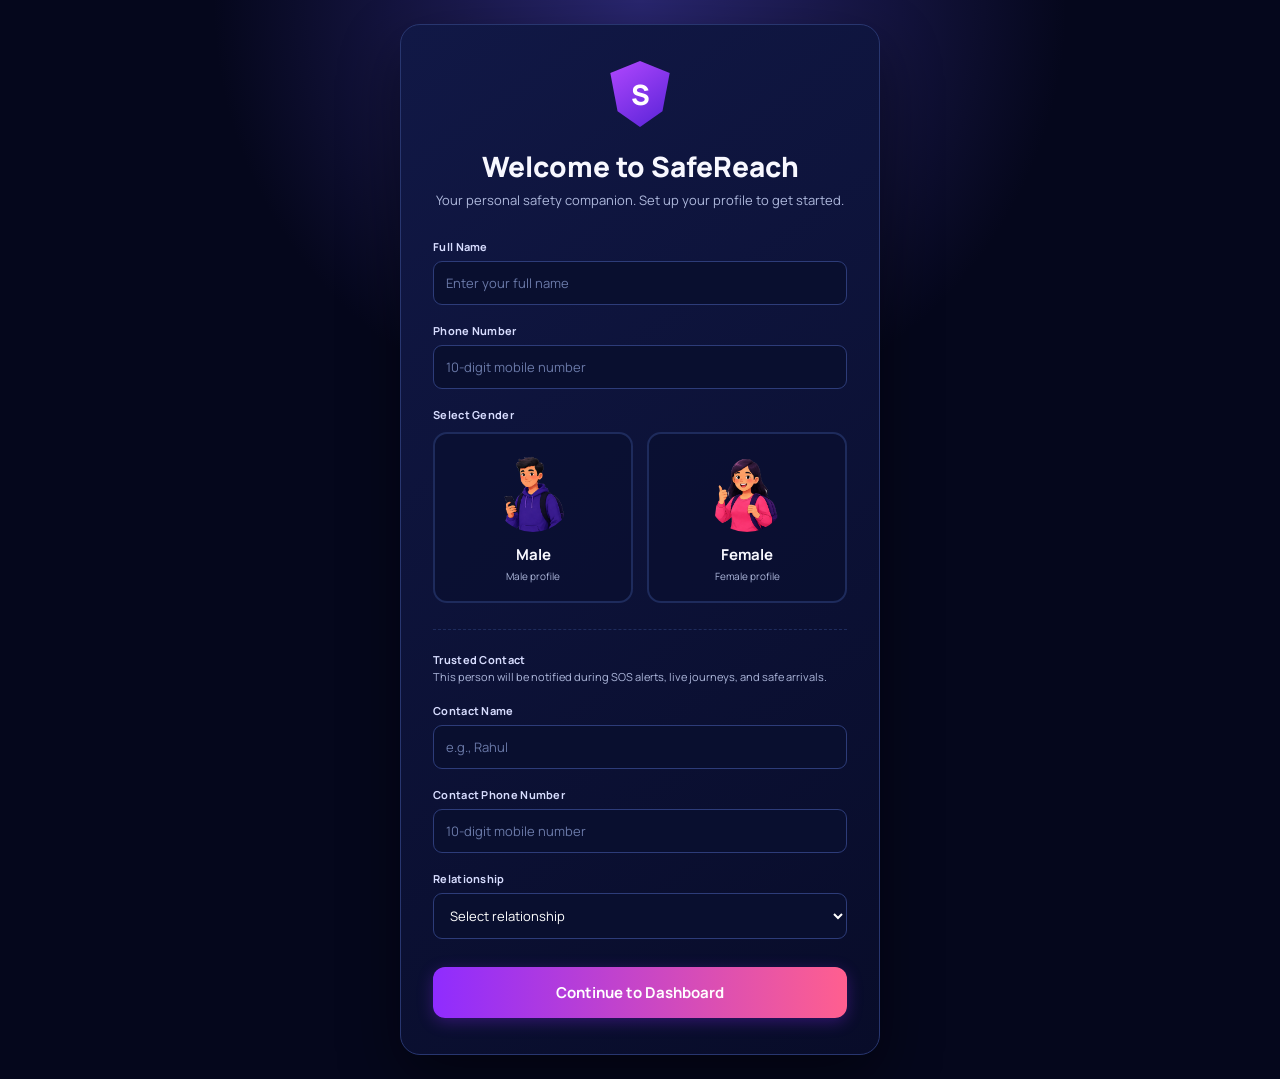
<file: safe-arrival.html>
<!DOCTYPE html>
<html lang="en">
<head>
  <meta charset="UTF-8">
  <meta name="description" content="SafeReach — Safe arrival confirmed for your journey.">
  <meta name="viewport" content="width=device-width, initial-scale=1.0">
  <title>SafeReach | Safe Arrival</title>
  <link rel="stylesheet" href="shared.css">
  <link rel="stylesheet" href="mobile.css">

  <style>
    @import url("https://fonts.googleapis.com/css2?family=Manrope:wght@400;500;600;700;800&display=swap");

    :root {
      --bg: #05071c;
      --border: #293875;
      --purple: #8e2cff;
      --pink: #ff5b91;
      --green: #25d865;
      --text: #f8f8ff;
      --muted: #aeb8dc;
    }

    * { box-sizing: border-box; }

    body {
      margin: 0;
      min-height: 100vh;
      color: var(--text);
      font-family: "Manrope", Arial, sans-serif;
      background:
        radial-gradient(circle at 50% 5%, #2b2a75 0%, transparent 34%),
        var(--bg);
    }

    .page {
      width: min(1080px, calc(100% - 32px));
      margin: 0 auto;
      padding: 24px 0 45px;
    }

    .topbar {
      display: flex;
      align-items: center;
      justify-content: space-between;
      margin-bottom: 35px;
    }

    .brand {
      display: flex;
      align-items: center;
      gap: 10px;
      color: white;
      text-decoration: none;
    }

    .brand-mark {
      width: 38px;
      height: 43px;
      display: grid;
      place-items: center;
      font-weight: 800;
      background: linear-gradient(145deg, #b348ff, #5522d6);
      clip-path: polygon(50% 0%, 95% 18%, 84% 76%, 50% 100%, 16% 76%, 5% 18%);
    }

    .brand strong {
      display: block;
      font-size: 20px;
    }

    .brand small {
      color: var(--muted);
      font-size: 9px;
    }

    .back-button {
      border: 1px solid var(--border);
      border-radius: 9px;
      padding: 10px 14px;
      color: white;
      text-decoration: none;
      font-size: 12px;
      background: #111843;
    }

    .success-card {
      position: relative;
      overflow: hidden;
      max-width: 760px;
      margin: 0 auto;
      padding: 45px 45px 38px;
      border: 1px solid #2d4c74;
      border-radius: 22px;
      text-align: center;
      background:
        radial-gradient(circle at 50% 45%, #1b7748 0%, #10284a 35%, #0b1031 72%);
      box-shadow: 0 20px 55px rgba(0, 0, 0, 0.35);
    }

    .glow {
      position: absolute;
      width: 420px;
      height: 420px;
      top: 80px;
      left: 50%;
      border-radius: 50%;
      opacity: 0.55;
      transform: translateX(-50%);
      background: radial-gradient(circle, #48df7c 0%, transparent 65%);
      pointer-events: none;
    }

    .success-icon {
      position: relative;
      z-index: 1;
      width: 92px;
      height: 92px;
      display: grid;
      place-items: center;
      margin: 0 auto 18px;
      border: 7px solid #6dff91;
      border-radius: 50%;
      color: #6dff91;
      font-size: 48px;
      font-weight: 800;
      box-shadow: 0 0 28px #39df6f;
    }

    h1 {
      position: relative;
      z-index: 1;
      margin: 0;
      color: #8aff69;
      font-size: 34px;
    }

    .subtitle {
      position: relative;
      z-index: 1;
      margin: 10px auto 25px;
      max-width: 520px;
      color: #d6f5df;
      font-size: 13px;
      line-height: 1.6;
    }

    .avatar {
      position: relative;
      z-index: 1;
      width: 150px;
      height: 180px;
      margin: 0 auto 18px;
    }

    .hair {
      position: absolute;
      top: 8px;
      left: 22px;
      width: 105px;
      height: 110px;
      border-radius: 50% 50% 42% 42%;
      background: #24162c;
    }

    .face {
      position: absolute;
      top: 29px;
      left: 39px;
      width: 72px;
      height: 80px;
      border-radius: 48%;
      background: #f1a47c;
      z-index: 2;
    }

    .face::after {
      content: "⌣";
      position: absolute;
      top: 21px;
      left: 21px;
      color: #3a2030;
      font-size: 39px;
    }

    .body {
      position: absolute;
      bottom: 0;
      left: 17px;
      width: 116px;
      height: 88px;
      border-radius: 52px 52px 8px 8px;
      background: linear-gradient(145deg, #f45d8b, #bc2e63);
    }

    .thumb {
      position: absolute;
      right: -5px;
      top: 79px;
      z-index: 4;
      color: #f1a47c;
      font-size: 53px;
      transform: rotate(-18deg);
    }

    .summary {
      position: relative;
      z-index: 1;
      display: grid;
      grid-template-columns: repeat(3, 1fr);
      gap: 12px;
      margin-top: 24px;
    }

    .summary-box {
      padding: 15px 10px;
      border: 1px solid #376d56;
      border-radius: 12px;
      background: rgba(6, 27, 30, 0.62);
    }

    .summary-box small,
    .summary-box strong {
      display: block;
    }

    .summary-box small {
      color: #b7ddc3;
      font-size: 10px;
    }

    .summary-box strong {
      margin-top: 6px;
      color: white;
      font-size: 15px;
    }

    .contact-status {
      position: relative;
      z-index: 1;
      margin-top: 18px;
      padding: 13px;
      border: 1px solid #2f8050;
      border-radius: 11px;
      color: #baffcb;
      font-size: 11px;
      background: rgba(13, 72, 39, 0.7);
    }

    .buttons {
      position: relative;
      z-index: 1;
      display: flex;
      justify-content: center;
      gap: 12px;
      margin-top: 22px;
    }

    .button {
      border: 0;
      border-radius: 10px;
      padding: 13px 18px;
      color: white;
      cursor: pointer;
      text-decoration: none;
      font-size: 12px;
      font-weight: 800;
    }

    .primary {
      background: linear-gradient(90deg, var(--purple), var(--pink));
    }

    .secondary {
      border: 1px solid #4b5c91;
      background: #111843;
    }

    @media (max-width: 650px) {
      .success-card {
        padding: 34px 18px 28px;
      }

      .summary {
        grid-template-columns: 1fr;
      }

      .buttons {
        flex-direction: column;
      }

      .button {
        width: 100%;
      }
    }
  </style>
</head>

<body>
  <div class="page">

    <header class="topbar">
      <a href="index.html" class="brand">
        <div class="brand-mark">S</div>
        <div>
          <strong>SafeReach</strong>
          <small>Your Safety, Our Priority</small>
        </div>
      </a>

      <a href="index.html" class="back-button">← Back to Dashboard</a>
    </header>

    <main class="success-card">
      <div class="glow"></div>

      <div class="success-icon">
        <svg width="40" height="40" viewBox="0 0 24 24" fill="none" stroke="#6dff91" stroke-width="3" stroke-linecap="round" stroke-linejoin="round"><path d="M20 6L9 17l-5-5"/></svg>
      </div>

      <h1>You Reached Safely!</h1>

      <p class="subtitle">
        Your safe arrival has been confirmed. Your trusted contact has been notified.
      </p>

      <div class="avatar">
        <div class="hair"></div>
        <div class="face"></div>
        <div class="body"></div>
        <div class="thumb">▲</div>
      </div>

      <section class="summary">
        <div class="summary-box">
          <small>From</small>
<strong id="arrivalFrom">SR-CAS</strong>
        </div>

        <div class="summary-box">
          <small>Distance Travelled</small>
<strong id="arrivalDistance">6.2 km</strong>        
</div>

        <div class="summary-box">
          <small>Journey Time</small>
<strong id="arrivalTime">24 mins</strong>       
 </div>
      </section>

      <div class="contact-status" id="contactStatus">
        <div id="notificationText">
          Notifying your trusted contacts...
        </div>
      </div>

      <div class="buttons">
        <a class="button primary" href="index.html">Back to Dashboard</a>
        <a class="button secondary" href="start-journey.html">Start Another Journey</a>
      </div>
    </main>
  </div>
  <script>
    // Auth Guard
    if (!localStorage.getItem('safeReachName')) window.location.href = 'welcome.html';

    const savedFrom = localStorage.getItem("safeReachJourneyFrom");
const savedDistance = localStorage.getItem("safeReachJourneyDistance");
const savedTime = localStorage.getItem("safeReachJourneyTime");

const contact = JSON.parse(localStorage.getItem("safeReachCallContact"));

if (savedFrom) {
    document.getElementById("arrivalFrom").textContent = savedFrom;
}

if (savedDistance) {
    document.getElementById("arrivalDistance").textContent = savedDistance;
}

if (savedTime) {
    document.getElementById("arrivalTime").textContent = savedTime;
}


const notificationText = document.getElementById("notificationText");

const selectedContacts = JSON.parse(
  
    localStorage.getItem("safeReachSelectedContacts")
) || [];
// =========================
// Save Journey History
// =========================

const journeyHistory =
JSON.parse(localStorage.getItem("safeReachJourneyHistory")) || [];

const currentContact =
JSON.parse(localStorage.getItem("safeReachCurrentContact"));

const journeyRecord = {

    from: localStorage.getItem("safeReachJourneyFrom"),

    to: localStorage.getItem("safeReachJourneyTo"),

    distance: localStorage.getItem("safeReachJourneyDistance"),

    duration: localStorage.getItem("safeReachJourneyTime"),

    arrival: localStorage.getItem("safeReachArrival"),

    contact: currentContact ?
        currentContact.name :
        "Unknown",

    status: "Completed",

    date:
    new Date().toLocaleDateString(),

    completedTime:
    new Date().toLocaleTimeString()

};

// Prevent duplicate save

const alreadySaved =
journeyHistory.some(journey =>
journey.date === journeyRecord.date &&
journey.completedTime === journeyRecord.completedTime &&
journey.status === journeyRecord.status
);

if(!alreadySaved){

    journeyHistory.unshift(journeyRecord);

    localStorage.setItem(
        "safeReachJourneyHistory",
        JSON.stringify(journeyHistory)
    );

}

if (selectedContacts.length > 0) {
    const names = selectedContacts.map(c => c.name).join(", ");
    const verb = selectedContacts.length > 1 ? "have" : "has";
    notificationText.innerHTML = `<svg width="12" height="12" viewBox="0 0 24 24" fill="none" stroke="currentColor" stroke-width="3" stroke-linecap="round"><path d="M20 6L9 17l-5-5"/></svg> ${names} ${verb} been notified that you reached safely.`;
} else {
    notificationText.textContent = 'Your journey has been recorded. Add trusted contacts to receive notifications.';
}

// Clean up journey state
localStorage.removeItem('safeReachJourneyFrom');
localStorage.removeItem('safeReachJourneyTo');
localStorage.removeItem('safeReachJourneyActive');
localStorage.removeItem('safeReachDestination');
localStorage.removeItem('safeReachSecondsLeft');
localStorage.removeItem('safeReachJourneyDistance');
localStorage.removeItem('safeReachJourneyTime');
localStorage.removeItem('safeReachArrival');
</script>
  <!-- Mobile Bottom Navigation -->
  <nav class="mobile-bottom-nav" aria-label="Mobile navigation">
    <a href="index.html" class="mob-nav-item">
      <svg width="22" height="22" viewBox="0 0 24 24" fill="none" stroke="currentColor" stroke-width="2" stroke-linecap="round" stroke-linejoin="round"><path d="M3 9l9-7 9 7v11a2 2 0 0 1-2 2H5a2 2 0 0 1-2-2z"/><polyline points="9 22 9 12 15 12 15 22"/></svg>
      Home
    </a>
    <a href="start-journey.html" class="mob-nav-item active">
      <svg width="22" height="22" viewBox="0 0 24 24" fill="none" stroke="currentColor" stroke-width="2" stroke-linecap="round" stroke-linejoin="round"><polygon points="3 11 22 2 13 21 11 13 3 11"/></svg>
      Journey
    </a>
    <a href="safety-map.html" class="mob-nav-item">
      <svg width="22" height="22" viewBox="0 0 24 24" fill="none" stroke="currentColor" stroke-width="2" stroke-linecap="round" stroke-linejoin="round"><path d="M21 10c0 7-9 13-9 13s-9-6-9-13a9 9 0 0 1 18 0z"/><circle cx="12" cy="10" r="3"/></svg>
      Map
    </a>
    <a href="sos.html" class="mob-nav-item mob-nav-sos">
      <svg width="22" height="22" viewBox="0 0 24 24" fill="none" stroke="currentColor" stroke-width="2.5" stroke-linecap="round" stroke-linejoin="round"><path d="M10.29 3.86L1.82 18a2 2 0 0 0 1.71 3h16.94a2 2 0 0 0 1.71-3L13.71 3.86a2 2 0 0 0-3.42 0z"/><line x1="12" y1="9" x2="12" y2="13"/><line x1="12" y1="17" x2="12.01" y2="17"/></svg>
      SOS
    </a>
    <a href="settings.html" class="mob-nav-item">
      <svg width="22" height="22" viewBox="0 0 24 24" fill="none" stroke="currentColor" stroke-width="2" stroke-linecap="round" stroke-linejoin="round"><circle cx="12" cy="12" r="3"/><path d="M19.4 15a1.65 1.65 0 0 0 .33 1.82l.06.06a2 2 0 0 1-2.83 2.83l-.06-.06a1.65 1.65 0 0 0-1.82-.33 1.65 1.65 0 0 0-1 1.51V21a2 2 0 0 1-4 0v-.09A1.65 1.65 0 0 0 9 19.4a1.65 1.65 0 0 0-1.82.33l-.06.06a2 2 0 0 1-2.83-2.83l-.06-.06A1.65 1.65 0 0 0 4.68 15a1.65 1.65 0 0 0-1.51-1H3a2 2 0 0 1 0-4h.09A1.65 1.65 0 0 0 4.6 9a1.65 1.65 0 0 0-.33-1.82l-.06-.06a2 2 0 0 1 2.83-2.83l.06.06A1.65 1.65 0 0 0 9 4.68a1.65 1.65 0 0 0 1-1.51V3a2 2 0 0 1 4 0v.09a1.65 1.65 0 0 0 1 1.51 1.65 1.65 0 0 0 1.82-.33l.06-.06a2 2 0 0 1 2.83 2.83l-.06.06A1.65 1.65 0 0 0 19.4 9a1.65 1.65 0 0 0 1.51 1H21a2 2 0 0 1 0 4h-.09a1.65 1.65 0 0 0-1.51 1z"/></svg>
      Settings
    </a>
  </nav>
</body>
</html>
</file>
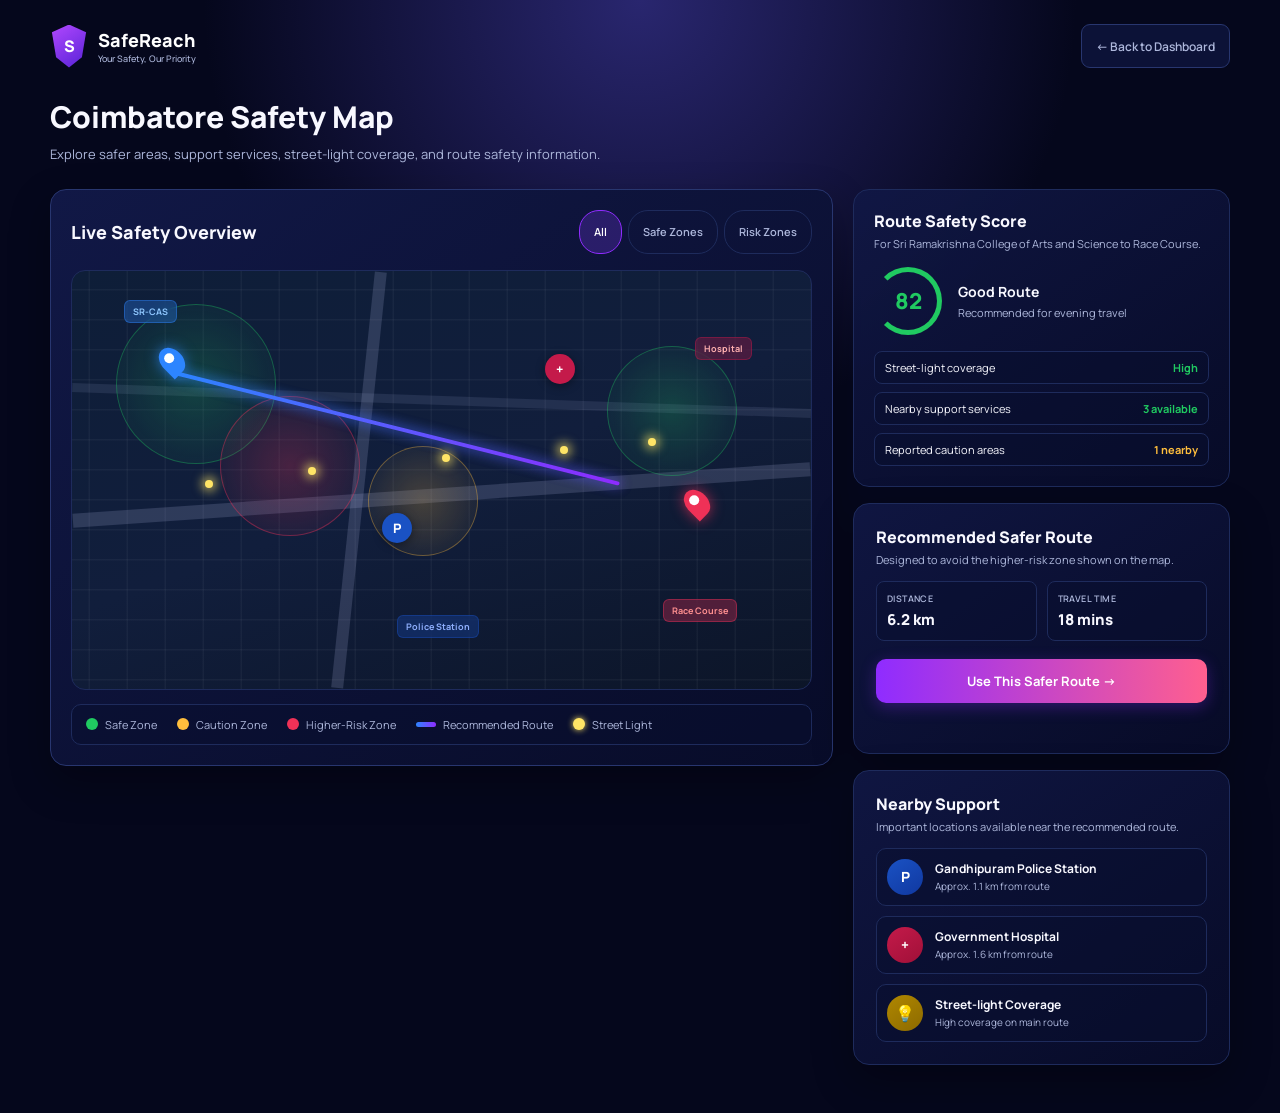
<file: safety-map.html>
<!DOCTYPE html>
<html lang="en">
<head>
  <meta charset="UTF-8">
  <meta name="viewport" content="width=device-width, initial-scale=1.0">
  <meta name="description" content="SafeReach — Live community safety map and hazard alerts for Coimbatore.">
  <title>SafeReach | Safety Map</title>
  <link rel="stylesheet" href="shared.css">
  <link rel="stylesheet" href="mobile.css">
  <style>
    /* ── Layout ── */
    .sm-layout {
      display: grid;
      grid-template-columns: 1.35fr 0.65fr;
      gap: 20px;
      align-items: start;
    }

    /* ── Map Card ── */
    .map-card {
      padding: 20px;
    }

    .map-top {
      display: flex;
      align-items: center;
      justify-content: space-between;
      margin-bottom: 16px;
      flex-wrap: wrap;
      gap: 10px;
    }

    .map-top h2 {
      margin: 0;
      font-size: 18px;
      font-weight: 800;
    }

    .map-controls {
      display: flex;
      gap: 6px;
    }

    .map-control {
      padding: 6px 14px;
      border: 1px solid var(--border2);
      border-radius: 20px;
      background: transparent;
      color: var(--muted);
      font: inherit;
      font-size: 11px;
      font-weight: 600;
      cursor: pointer;
      transition: all 0.2s;
    }

    .map-control:hover,
    .map-control.active {
      background: rgba(123, 63, 242, 0.25);
      border-color: var(--purple);
      color: white;
    }

    /* ── Map Area ── */
    .map-area {
      position: relative;
      width: 100%;
      height: 420px;
      border-radius: 14px;
      overflow: hidden;
      background: linear-gradient(160deg, #0e1e38 0%, #111e3c 50%, #0c1528 100%);
      border: 1px solid var(--border2);
    }

    /* Grid overlay */
    .map-area::before {
      content: "";
      position: absolute;
      inset: -20px;
      background:
        repeating-linear-gradient(0deg, transparent 0 28px, rgba(255,255,255,0.04) 29px 30px),
        repeating-linear-gradient(90deg, transparent 0 36px, rgba(255,255,255,0.04) 37px 38px);
      pointer-events: none;
      z-index: 0;
    }

    /* ── Roads ── */
    .road {
      position: absolute;
      background: rgba(180, 190, 230, 0.18);
      z-index: 1;
    }

    .road.one  { left: 0; right: 0; top: 52%; height: 14px; transform: rotate(-4deg); }
    .road.two  { left: 38%; top: 0; bottom: 0; width: 12px; transform: rotate(6deg); }
    .road.three { left: 0; right: 0; top: 30%; height: 9px; transform: rotate(2deg); opacity: 0.6; }

    /* ── Safety Zones ── */
    .safe-zone, .caution-zone, .risk-zone {
      position: absolute;
      border-radius: 50%;
      z-index: 2;
      transition: opacity 0.3s, transform 0.3s;
    }

    .safe-zone {
      background: radial-gradient(circle, rgba(32,202,97,0.22) 0%, rgba(32,202,97,0.06) 70%);
      border: 1.5px solid rgba(32,202,97,0.35);
    }

    .caution-zone {
      background: radial-gradient(circle, rgba(255,190,61,0.22) 0%, rgba(255,190,61,0.06) 70%);
      border: 1.5px solid rgba(255,190,61,0.35);
    }

    .risk-zone {
      background: radial-gradient(circle, rgba(239,49,87,0.25) 0%, rgba(239,49,87,0.07) 70%);
      border: 1.5px solid rgba(239,49,87,0.40);
    }

    .zone-a { width: 160px; height: 160px; left: 6%;  top: 8%; }
    .zone-b { width: 130px; height: 130px; right: 10%; top: 18%; }
    .zone-c { width: 110px; height: 110px; left: 40%; top: 42%; }
    .zone-d { width: 140px; height: 140px; left: 20%; top: 30%; }

    /* ── Route Line ── */
    .route-line {
      position: absolute;
      z-index: 3;
      left: 14%;
      top: 24%;
      width: 62%;
      height: 4px;
      background: linear-gradient(90deg, #2d85ff, #8e2cff);
      border-radius: 4px;
      box-shadow: 0 0 12px rgba(45,133,255,0.6);
      transform: rotate(14deg);
      transform-origin: left center;
    }

    .route-line::after {
      content: "";
      position: absolute;
      inset: -3px;
      border-radius: 4px;
      background: inherit;
      opacity: 0.25;
      filter: blur(6px);
    }

    /* ── Pins ── */
    .pin {
      position: absolute;
      z-index: 5;
      width: 22px;
      height: 30px;
      border-radius: 50% 50% 50% 0;
      transform: rotate(-45deg);
    }

    .pin::after {
      content: "";
      position: absolute;
      top: 6px;
      left: 6px;
      width: 10px;
      height: 10px;
      border-radius: 50%;
      background: white;
    }

    .start-pin { left: 12%;  top: 18%;  background: #2d85ff; box-shadow: 0 0 14px rgba(45,133,255,0.7); }
    .end-pin   { right: 14%; top: 52%; background: #ef3157; box-shadow: 0 0 14px rgba(239,49,87,0.7); }

    /* ── Service Markers ── */
    .service-marker {
      position: absolute;
      z-index: 5;
      width: 30px;
      height: 30px;
      border-radius: 50%;
      display: grid;
      place-items: center;
      font-size: 13px;
      font-weight: 800;
      color: white;
      box-shadow: 0 2px 10px rgba(0,0,0,0.4);
    }

    .police   { background: #1a52c4; left: 42%; top: 58%; }
    .hospital { background: #c41a4a; left: 64%; top: 20%; }

    /* ── Street Lights ── */
    .light {
      position: absolute;
      z-index: 4;
      width: 8px;
      height: 8px;
      border-radius: 50%;
      background: #ffe566;
      box-shadow: 0 0 10px 4px rgba(255,229,102,0.55);
    }

    .light.one   { left: 18%; top: 50%; }
    .light.two   { left: 32%; top: 47%; }
    .light.three { left: 50%; top: 44%; }
    .light.four  { left: 66%; top: 42%; }
    .light.five  { left: 78%; top: 40%; }

    /* ── Map Labels ── */
    .map-label {
      position: absolute;
      z-index: 6;
      padding: 4px 8px;
      border-radius: 6px;
      font-size: 9px;
      font-weight: 700;
      white-space: nowrap;
      backdrop-filter: blur(6px);
      pointer-events: none;
    }

    .label-start   { left: 7%;   top: 7%;   background: rgba(45,133,255,0.3);  color: #90c8ff; border: 1px solid rgba(45,133,255,0.4); }
    .label-end     { right: 10%; bottom: 16%; background: rgba(239,49,87,0.3);  color: #ff9090; border: 1px solid rgba(239,49,87,0.4); }
    .label-police  { left: 44%;  bottom: 12%; background: rgba(26,82,196,0.3); color: #90b0ff; border: 1px solid rgba(26,82,196,0.4); }
    .label-hospital{ right: 8%;  top: 16%;  background: rgba(196,26,74,0.3);  color: #ffb0b0; border: 1px solid rgba(196,26,74,0.4); }

    /* ── Legend ── */
    .legend {
      display: flex;
      flex-wrap: wrap;
      gap: 12px 20px;
      margin-top: 14px;
      padding: 12px 14px;
      border: 1px solid var(--border2);
      border-radius: 10px;
      background: rgba(9,15,47,0.5);
    }

    .legend-item {
      display: flex;
      align-items: center;
      gap: 7px;
      font-size: 11px;
      color: var(--muted);
    }

    .legend-dot {
      width: 12px;
      height: 12px;
      border-radius: 50%;
      flex-shrink: 0;
    }

    .legend-safe    { background: #20ca61; }
    .legend-caution { background: #ffbe3d; }
    .legend-risk    { background: #ef3157; }
    .legend-route   { background: linear-gradient(90deg, #2d85ff, #8e2cff); border-radius: 3px; width: 20px; height: 5px; }
    .legend-light   { background: #ffe566; box-shadow: 0 0 6px #ffe566; }

    /* ── Side Panel ── */
    .side-panel {
      display: grid;
      gap: 16px;
    }

    /* Score Card */
    .score-card {
      padding: 20px;
      border: 1px solid var(--border2);
      border-radius: 16px;
      background: linear-gradient(145deg, rgba(17,24,70,0.9), rgba(8,12,41,0.9));
    }

    .score-card h2 {
      margin: 0 0 4px;
      font-size: 16px;
      font-weight: 800;
    }

    .score-card > p {
      margin: 0 0 16px;
      color: var(--muted);
      font-size: 11px;
    }

    .score-area {
      display: flex;
      align-items: center;
      gap: 16px;
      margin-bottom: 16px;
    }

    .score-circle {
      width: 68px;
      height: 68px;
      border-radius: 50%;
      border: 5px solid #20ca61;
      border-left-color: transparent;
      display: grid;
      place-items: center;
      font-size: 22px;
      font-weight: 800;
      flex-shrink: 0;
      color: #20ca61;
    }

    .score-area strong {
      display: block;
      font-size: 14px;
    }

    .score-area span {
      display: block;
      color: var(--muted);
      font-size: 11px;
      margin-top: 4px;
    }

    .safety-list {
      display: grid;
      gap: 8px;
    }

    .safety-row {
      display: flex;
      justify-content: space-between;
      align-items: center;
      padding: 8px 10px;
      border: 1px solid var(--border2);
      border-radius: 8px;
      background: rgba(9,15,47,0.5);
      font-size: 11px;
    }

    .safety-row span:last-child {
      color: #20ca61;
      font-weight: 700;
    }

    /* Route Card */
    .route-card {
      border: 1px solid var(--border2);
      border-radius: 16px;
      background: linear-gradient(145deg, rgba(17,24,70,0.9), rgba(8,12,41,0.9));
    }

    .route-card h2 {
      margin: 0 0 4px;
      font-size: 16px;
      font-weight: 800;
    }

    .route-card > p {
      margin: 0 0 14px;
      color: var(--muted);
      font-size: 11px;
    }

    .route-summary {
      display: grid;
      grid-template-columns: 1fr 1fr;
      gap: 10px;
      margin-bottom: 4px;
    }

    .route-box {
      padding: 10px;
      border: 1px solid var(--border2);
      border-radius: 8px;
      background: rgba(9,15,47,0.5);
    }

    .route-box small {
      display: block;
      color: var(--muted);
      font-size: 9px;
      font-weight: 600;
      text-transform: uppercase;
      letter-spacing: 0.4px;
    }

    .route-box strong {
      display: block;
      margin-top: 4px;
      font-size: 15px;
      font-weight: 800;
    }

    .status {
      margin-top: 10px;
      font-size: 12px;
      color: #20ca61;
      min-height: 18px;
      text-align: center;
    }

    /* Nearby Card */
    .nearby-card {
      border: 1px solid var(--border2);
      border-radius: 16px;
      background: linear-gradient(145deg, rgba(17,24,70,0.9), rgba(8,12,41,0.9));
    }

    .nearby-card h2 {
      margin: 0 0 4px;
      font-size: 16px;
      font-weight: 800;
    }

    .nearby-card > p {
      margin: 0 0 14px;
      color: var(--muted);
      font-size: 11px;
    }

    .nearby-list {
      display: grid;
      gap: 10px;
    }

    .nearby-item {
      display: flex;
      align-items: center;
      gap: 12px;
      padding: 10px;
      border: 1px solid var(--border2);
      border-radius: 10px;
      background: rgba(9,15,47,0.5);
    }

    .nearby-icon {
      width: 36px;
      height: 36px;
      border-radius: 50%;
      display: grid;
      place-items: center;
      font-size: 14px;
      font-weight: 800;
      flex-shrink: 0;
      color: white;
    }

    .police-icon   { background: linear-gradient(145deg, #1a52c4, #1038a0); }
    .hospital-icon { background: linear-gradient(145deg, #c41a4a, #a01038); }
    .light-icon    { background: linear-gradient(145deg, #b08700, #8c6a00); font-size: 16px; }

    .nearby-item strong {
      display: block;
      font-size: 12px;
    }

    .nearby-item small {
      display: block;
      margin-top: 2px;
      color: var(--muted);
      font-size: 10px;
    }

    @media (max-width: 860px) {
      .sm-layout {
        grid-template-columns: 1fr;
      }
    }
  </style>
</head>

<body>
  <div class="sr-page sr-fade-in">

    <header class="sr-topbar">
      <a href="index.html" class="sr-brand" aria-label="SafeReach Home">
        <div class="sr-brand-mark">S</div>
        <div>
          <strong>SafeReach</strong>
          <small>Your Safety, Our Priority</small>
        </div>
      </a>
      <a href="index.html" class="sr-back-btn">← Back to Dashboard</a>
    </header>

    <section class="sr-section-heading">
      <h1>Coimbatore Safety Map</h1>
      <p>Explore safer areas, support services, street-light coverage, and route safety information.</p>
    </section>

    <section class="sm-layout">

      <!-- Map Card -->
      <article class="sr-card map-card">
        <div class="map-top">
          <h2>Live Safety Overview</h2>
          <div class="map-controls">
            <button class="map-control active" data-filter="all">All</button>
            <button class="map-control" data-filter="safe">Safe Zones</button>
            <button class="map-control" data-filter="risk">Risk Zones</button>
          </div>
        </div>

        <div class="map-area" id="mapArea">
          <!-- Roads -->
          <div class="road one"></div>
          <div class="road two"></div>
          <div class="road three"></div>

          <!-- Safety Zones -->
          <div class="safe-zone zone-a"   data-zone="safe"></div>
          <div class="safe-zone zone-b"   data-zone="safe"></div>
          <div class="caution-zone zone-c" data-zone="caution"></div>
          <div class="risk-zone zone-d"   data-zone="risk"></div>

          <!-- Route -->
          <div class="route-line"></div>

          <!-- Pins -->
          <div class="pin start-pin"></div>
          <div class="pin end-pin"></div>

          <!-- Service Markers -->
          <div class="service-marker police">P</div>
          <div class="service-marker hospital">+</div>

          <!-- Street Lights -->
          <div class="light one"></div>
          <div class="light two"></div>
          <div class="light three"></div>
          <div class="light four"></div>
          <div class="light five"></div>

          <!-- Labels -->
          <div class="map-label label-start">SR-CAS</div>
          <div class="map-label label-end">Race Course</div>
          <div class="map-label label-police">Police Station</div>
          <div class="map-label label-hospital">Hospital</div>
        </div>

        <!-- Legend -->
        <div class="legend">
          <div class="legend-item"><span class="legend-dot legend-safe"></span> Safe Zone</div>
          <div class="legend-item"><span class="legend-dot legend-caution"></span> Caution Zone</div>
          <div class="legend-item"><span class="legend-dot legend-risk"></span> Higher-Risk Zone</div>
          <div class="legend-item"><span class="legend-dot legend-route"></span> Recommended Route</div>
          <div class="legend-item"><span class="legend-dot legend-light"></span> Street Light</div>
        </div>
      </article>

      <!-- Side Panel -->
      <aside class="side-panel">

        <!-- Safety Score -->
        <article class="score-card">
          <h2>Route Safety Score</h2>
          <p>For Sri Ramakrishna College of Arts and Science to Race Course.</p>

          <div class="score-area">
            <div class="score-circle">82</div>
            <div>
              <strong>Good Route</strong>
              <span>Recommended for evening travel</span>
            </div>
          </div>

          <div class="safety-list">
            <div class="safety-row">
              <span>Street-light coverage</span>
              <span>High</span>
            </div>
            <div class="safety-row">
              <span>Nearby support services</span>
              <span>3 available</span>
            </div>
            <div class="safety-row">
              <span>Reported caution areas</span>
              <span style="color:#ffbe3d;">1 nearby</span>
            </div>
          </div>
        </article>

        <!-- Recommended Route -->
        <article class="sr-card sr-card-pad route-card">
          <h2>Recommended Safer Route</h2>
          <p>Designed to avoid the higher-risk zone shown on the map.</p>

          <div class="route-summary">
            <div class="route-box">
              <small>Distance</small>
              <strong>6.2 km</strong>
            </div>
            <div class="route-box">
              <small>Travel Time</small>
              <strong>18 mins</strong>
            </div>
          </div>

          <button class="sr-btn sr-btn-primary sr-btn-full" id="useRouteButton" style="margin-top:14px;">
            Use This Safer Route →
          </button>

          <div class="status" id="statusMessage"></div>
        </article>

        <!-- Nearby Support -->
        <article class="sr-card sr-card-pad nearby-card">
          <h2>Nearby Support</h2>
          <p>Important locations available near the recommended route.</p>

          <div class="nearby-list">
            <div class="nearby-item">
              <div class="nearby-icon police-icon">P</div>
              <div>
                <strong>Gandhipuram Police Station</strong>
                <small>Approx. 1.1 km from route</small>
              </div>
            </div>

            <div class="nearby-item">
              <div class="nearby-icon hospital-icon">+</div>
              <div>
                <strong>Government Hospital</strong>
                <small>Approx. 1.6 km from route</small>
              </div>
            </div>

            <div class="nearby-item">
              <div class="nearby-icon light-icon">💡</div>
              <div>
                <strong>Street-light Coverage</strong>
                <small>High coverage on main route</small>
              </div>
            </div>
          </div>
        </article>

      </aside>
    </section>
  </div>

  <script>
    // ── Filter Controls ──
    const filterButtons = document.querySelectorAll(".map-control");
    const zones = document.querySelectorAll("[data-zone]");

    filterButtons.forEach(button => {
      button.addEventListener("click", () => {
        const filter = button.dataset.filter;
        filterButtons.forEach(b => b.classList.remove("active"));
        button.classList.add("active");

        zones.forEach(zone => {
          const match = filter === "all"
            || zone.dataset.zone === filter
            || (filter === "risk" && zone.dataset.zone === "caution");

          zone.style.opacity   = match ? "1"    : "0.1";
          zone.style.transform = match ? "scale(1)" : "scale(0.88)";
        });
      });
    });

    // ── Use Route Button ──
    document.getElementById("useRouteButton").addEventListener("click", () => {
      const msg = document.getElementById("statusMessage");
      msg.textContent = "✅ Safer route selected. Opening Start Journey...";
      setTimeout(() => window.location.href = "start-journey.html", 900);
    });
  </script>
  <!-- Mobile Bottom Navigation -->
  <nav class="mobile-bottom-nav" aria-label="Mobile navigation">
    <a href="index.html" class="mob-nav-item">
      <svg width="22" height="22" viewBox="0 0 24 24" fill="none" stroke="currentColor" stroke-width="2" stroke-linecap="round" stroke-linejoin="round"><path d="M3 9l9-7 9 7v11a2 2 0 0 1-2 2H5a2 2 0 0 1-2-2z"/><polyline points="9 22 9 12 15 12 15 22"/></svg>
      Home
    </a>
    <a href="start-journey.html" class="mob-nav-item">
      <svg width="22" height="22" viewBox="0 0 24 24" fill="none" stroke="currentColor" stroke-width="2" stroke-linecap="round" stroke-linejoin="round"><polygon points="3 11 22 2 13 21 11 13 3 11"/></svg>
      Journey
    </a>
    <a href="safety-map.html" class="mob-nav-item active">
      <svg width="22" height="22" viewBox="0 0 24 24" fill="none" stroke="currentColor" stroke-width="2" stroke-linecap="round" stroke-linejoin="round"><path d="M21 10c0 7-9 13-9 13s-9-6-9-13a9 9 0 0 1 18 0z"/><circle cx="12" cy="10" r="3"/></svg>
      Map
    </a>
    <a href="sos.html" class="mob-nav-item mob-nav-sos">
      <svg width="22" height="22" viewBox="0 0 24 24" fill="none" stroke="currentColor" stroke-width="2.5" stroke-linecap="round" stroke-linejoin="round"><path d="M10.29 3.86L1.82 18a2 2 0 0 0 1.71 3h16.94a2 2 0 0 0 1.71-3L13.71 3.86a2 2 0 0 0-3.42 0z"/><line x1="12" y1="9" x2="12" y2="13"/><line x1="12" y1="17" x2="12.01" y2="17"/></svg>
      SOS
    </a>
    <a href="settings.html" class="mob-nav-item">
      <svg width="22" height="22" viewBox="0 0 24 24" fill="none" stroke="currentColor" stroke-width="2" stroke-linecap="round" stroke-linejoin="round"><circle cx="12" cy="12" r="3"/><path d="M19.4 15a1.65 1.65 0 0 0 .33 1.82l.06.06a2 2 0 0 1-2.83 2.83l-.06-.06a1.65 1.65 0 0 0-1.82-.33 1.65 1.65 0 0 0-1 1.51V21a2 2 0 0 1-4 0v-.09A1.65 1.65 0 0 0 9 19.4a1.65 1.65 0 0 0-1.82.33l-.06.06a2 2 0 0 1-2.83-2.83l-.06-.06A1.65 1.65 0 0 0 4.68 15a1.65 1.65 0 0 0-1.51-1H3a2 2 0 0 1 0-4h.09A1.65 1.65 0 0 0 4.6 9a1.65 1.65 0 0 0-.33-1.82l-.06-.06a2 2 0 0 1 2.83-2.83l.06.06A1.65 1.65 0 0 0 9 4.68a1.65 1.65 0 0 0 1-1.51V3a2 2 0 0 1 4 0v.09a1.65 1.65 0 0 0 1 1.51 1.65 1.65 0 0 0 1.82-.33l.06-.06a2 2 0 0 1 2.83 2.83l-.06.06A1.65 1.65 0 0 0 19.4 9a1.65 1.65 0 0 0 1.51 1H21a2 2 0 0 1 0 4h-.09a1.65 1.65 0 0 0-1.51 1z"/></svg>
      Settings
    </a>
  </nav>
</body>
</html>
</file>
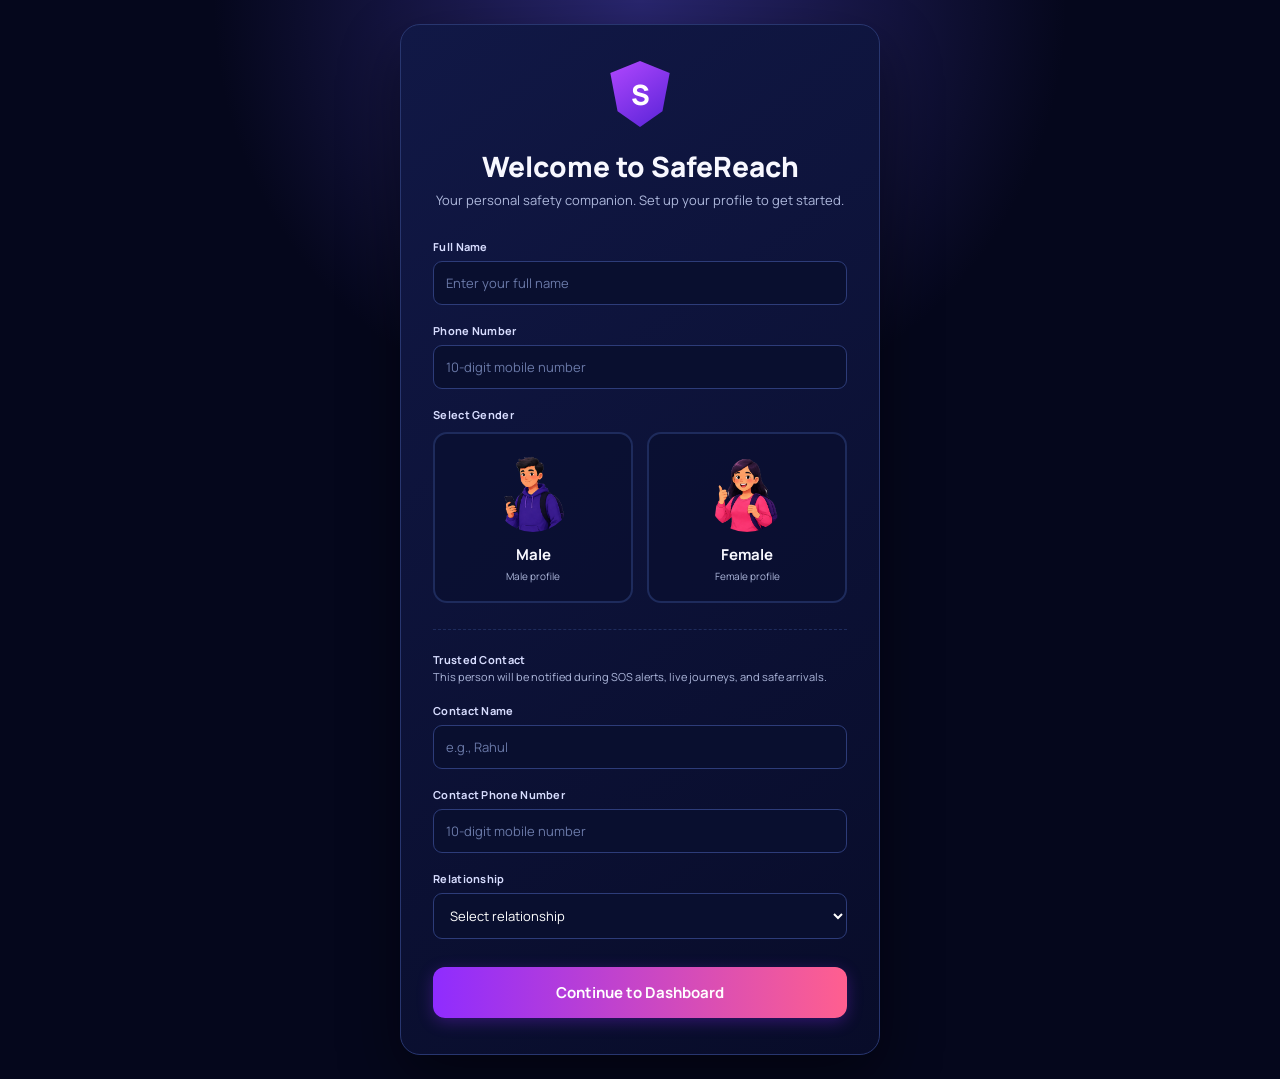
<file: settings.html>
<!DOCTYPE html>
<html lang="en">
<head>
  <meta charset="UTF-8">
  <meta name="viewport" content="width=device-width, initial-scale=1.0">
  <meta name="description" content="SafeReach — Manage your profile and safety preferences.">
  <title>SafeReach | Settings &amp; Profile</title>
  <link rel="stylesheet" href="shared.css">
  <link rel="stylesheet" href="mobile.css">
  <style>
    .layout {
      display: grid;
      grid-template-columns: 0.85fr 1.15fr;
      gap: 18px;
    }

    /* Profile Card */
    .profile-avatar-wrap {
      width: 90px;
      height: 90px;
      display: grid;
      place-items: center;
      margin: 0 auto 14px;
      border-radius: 50%;
      font-size: 32px;
      font-weight: 800;
      color: white;
      background: linear-gradient(145deg, #3eabff, #304fcf);
      border: 3px solid #55a6ff;
      box-shadow: 0 0 28px rgba(85, 166, 255, 0.4);
    }

    .profile-avatar-wrap.female {
      background: linear-gradient(145deg, #ff7394, #7039e4);
      border-color: #ff70a4;
      box-shadow: 0 0 28px rgba(255, 112, 164, 0.4);
    }

    .profile-card-inner { text-align: center; }

    .profile-card-inner h2 { margin: 0; font-size: 19px; font-weight: 800; }
    .profile-card-inner .sub {
      margin: 5px 0 18px;
      color: var(--muted);
      font-size: 11px;
    }

    .profile-info { display: grid; gap: 8px; text-align: left; }

    .profile-row {
      display: flex;
      justify-content: space-between;
      align-items: center;
      gap: 10px;
      padding: 11px 13px;
      border: 1px solid var(--border2);
      border-radius: 10px;
      background: rgba(9, 15, 47, 0.6);
    }

    .profile-row span { color: var(--muted); font-size: 10px; font-weight: 600; }
    .profile-row strong { color: white; font-size: 11px; text-align: right; }

    /* Settings Sections */
    .settings-area { display: grid; gap: 18px; }

    .section-head { margin: 0 0 4px; font-size: 17px; font-weight: 800; }
    .section-note {
      margin: 0 0 14px;
      color: var(--muted);
      font-size: 11px;
      line-height: 1.5;
    }

    .setting-list { display: grid; gap: 8px; }

    .danger-card {
      border-color: #80334a;
      background: linear-gradient(145deg, #29102a, #160919) !important;
    }

    .danger-card .section-head { color: #ffc0ca; }

    .danger-btn {
      width: 100%;
      border: 1px solid #c14a63;
      border-radius: 10px;
      padding: 12px;
      color: #ffd4da;
      cursor: pointer;
      font: inherit;
      font-size: 12px;
      font-weight: 700;
      background: #461522;
      transition: all 0.2s;
    }

    .danger-btn:hover { background: #5a1c2a; }

    /* Edit Modal Form */
    .form-grid { display: grid; gap: 14px; }

    @media (max-width: 860px) {
      .layout { grid-template-columns: 1fr; }
    }

    @media (max-width: 520px) {
      .sr-topbar { flex-wrap: wrap; }
      .profile-row { flex-direction: column; align-items: flex-start; }
    }
  </style>
</head>
<body>
<div class="sr-page sr-fade-in">

  <!-- Topbar -->
  <header class="sr-topbar">
    <a href="index.html" class="sr-brand" aria-label="SafeReach Home">
      <div class="sr-brand-mark">S</div>
      <div>
        <strong>SafeReach</strong>
        <small>Your Safety, Our Priority</small>
      </div>
    </a>
    <a href="index.html" class="sr-back-btn">
      <svg width="14" height="14" viewBox="0 0 24 24" fill="none" stroke="currentColor" stroke-width="2.5" stroke-linecap="round"><path d="M19 12H5M12 5l-7 7 7 7"/></svg>
      Back to Dashboard
    </a>
  </header>

  <!-- Page Heading -->
  <section class="sr-section-heading">
    <h1>Settings &amp; Profile</h1>
    <p>Manage your profile information and choose how SafeReach supports you during journeys.</p>
  </section>

  <!-- Layout -->
  <section class="layout">

    <!-- Profile Card -->
    <article class="sr-card sr-card-pad profile-card-inner">
      <div class="profile-avatar-wrap" id="avatarCircle">A</div>
      <h2 id="profileName">Loading…</h2>
      <p class="sub" id="profileSub">SafeReach User</p>

      <div class="profile-info">
        <div class="profile-row">
          <span>Phone</span>
          <strong id="profilePhone">—</strong>
        </div>
        <div class="profile-row">
          <span>Gender</span>
          <strong id="profileGender">—</strong>
        </div>
        <div class="profile-row">
          <span>Safety Mode</span>
          <strong id="profileMode">Smart Protection</strong>
        </div>
        <div class="profile-row">
          <span>Member Since</span>
          <strong id="profileSince">—</strong>
        </div>
      </div>

      <button class="sr-btn sr-btn-primary sr-btn-full" id="openEditModal" style="margin-top:16px;">Edit Profile</button>
    </article>

    <!-- Settings Panel -->
    <section class="settings-area">

      <!-- Journey Safety -->
      <article class="sr-card sr-card-pad">
        <h2 class="section-head">Journey Safety Preferences</h2>
        <p class="section-note">Control alerts and safety support during an active journey.</p>

        <div class="setting-list">
          <div class="sr-setting-row">
            <div>
              <strong>Live Location Sharing</strong>
              <small>Share your real-time location with trusted contacts during journeys.</small>
            </div>
            <label class="sr-switch">
              <input type="checkbox" checked data-setting="Live location sharing" id="sw-location">
              <span class="sr-switch-track"></span>
            </label>
          </div>

          <div class="sr-setting-row">
            <div>
              <strong>Arrival Reminder</strong>
              <small>Remind you to confirm safe arrival at your destination.</small>
            </div>
            <label class="sr-switch">
              <input type="checkbox" checked data-setting="Arrival reminder" id="sw-arrival">
              <span class="sr-switch-track"></span>
            </label>
          </div>

          <div class="sr-setting-row">
            <div>
              <strong>Automatic Delay Alert</strong>
              <small>Notify trusted contacts if your journey takes longer than expected.</small>
            </div>
            <label class="sr-switch">
              <input type="checkbox" checked data-setting="Automatic delay alert" id="sw-delay">
              <span class="sr-switch-track"></span>
            </label>
          </div>

          <div class="sr-setting-row">
            <div>
              <strong>SOS Confirmation</strong>
              <small>Show a 3-second countdown before sending an SOS alert.</small>
            </div>
            <label class="sr-switch">
              <input type="checkbox" checked data-setting="SOS confirmation" id="sw-sos">
              <span class="sr-switch-track"></span>
            </label>
          </div>
        </div>
      </article>

      <!-- Safety Mode -->
      <article class="sr-card sr-card-pad">
        <h2 class="section-head">Safety Preferences</h2>
        <p class="section-note">Choose how SafeReach recommends routes and handles alerts.</p>

        <div class="setting-list">
          <div class="sr-setting-row">
            <div>
              <strong>Preferred Safety Mode</strong>
              <small>SafeReach will prioritize this when recommending routes.</small>
            </div>
            <select class="sr-select" id="safetyMode" style="max-width:160px; padding:8px 10px; font-size:11px;">
              <option>Smart Protection</option>
              <option>Maximum Safety</option>
              <option>Balanced Route</option>
              <option>Fastest Route</option>
            </select>
          </div>

          <div class="sr-setting-row">
            <div>
              <strong>Check-in Interval</strong>
              <small>How often to prompt you for a safety check-in during journeys.</small>
            </div>
            <select class="sr-select" id="checkinInterval" style="max-width:160px; padding:8px 10px; font-size:11px;">
              <option>Every 5 mins</option>
              <option>Every 10 mins</option>
              <option>Every 15 mins</option>
              <option>Never</option>
            </select>
          </div>
        </div>
      </article>

      <!-- Danger Zone -->
      <article class="sr-card sr-card-pad danger-card">
        <h2 class="section-head">Account</h2>
        <p class="section-note">These actions affect your SafeReach profile data stored in this browser.</p>
        <div style="display:grid; gap:8px;">
          <button class="danger-btn" id="resetSettingsBtn">Reset Settings to Default</button>
          <button class="danger-btn" id="clearProfileBtn" style="background:#1a0a0f; border-color:#6b2038;">Clear Profile &amp; Start Over</button>
        </div>
      </article>

    </section>
  </section>

</div>

<!-- Edit Profile Modal -->
<div class="sr-modal-overlay" id="editModal" onclick="handleOverlayClick(event)">
  <div class="sr-modal">
    <h2>Edit Profile</h2>
    <p>Update your SafeReach profile information below.</p>

    <form id="profileForm">
      <div class="form-grid">
        <div>
          <label class="sr-label" for="editName">Full Name</label>
          <input class="sr-input" type="text" id="editName" required>
        </div>
        <div>
          <label class="sr-label" for="editPhone">Phone Number</label>
          <input class="sr-input" type="tel" id="editPhone" maxlength="10" inputmode="numeric" required>
        </div>
        <div>
          <label class="sr-label" for="editGender">Gender</label>
          <select class="sr-select" id="editGender">
            <option value="male">Male</option>
            <option value="female">Female</option>
          </select>
        </div>
      </div>

      <div class="sr-modal-actions">
        <button type="button" class="sr-btn sr-btn-ghost" id="closeEditModal">Cancel</button>
        <button type="submit" class="sr-btn sr-btn-primary">Save Profile</button>
      </div>
    </form>
  </div>
</div>

<!-- Toast -->
<div class="sr-toast" id="toast"></div>

<script>
  // ── Auth Guard ──
  if (!localStorage.getItem("safeReachName")) {
    window.location.href = "welcome.html";
  }

  // ── Load Profile from localStorage ──
  function loadProfile() {
    const name   = localStorage.getItem("safeReachName") || "User";
    const phone  = localStorage.getItem("safeReachPhone") || "—";
    const gender = localStorage.getItem("safeReachGender") || "—";
    const mode   = localStorage.getItem("safeReachSafetyMode") || "Smart Protection";
    const since  = localStorage.getItem("safeReachSince") || setMemberSince();

    const avatarEl = document.getElementById("avatarCircle");
    avatarEl.textContent = name.charAt(0).toUpperCase();
    avatarEl.classList.toggle("female", gender === "female");

    document.getElementById("profileName").textContent = name;
    document.getElementById("profileSub").textContent  = `${name.split(" ")[0]} · SafeReach User`;
    document.getElementById("profilePhone").textContent = formatPhone(phone);
    document.getElementById("profileGender").textContent = gender.charAt(0).toUpperCase() + gender.slice(1);
    document.getElementById("profileMode").textContent  = mode;
    document.getElementById("profileSince").textContent = since;

    // Load safety mode select
    document.getElementById("safetyMode").value = mode;
  }

  function setMemberSince() {
    const d = new Date();
    const since = d.toLocaleDateString("en-IN", { month: "short", year: "numeric" });
    localStorage.setItem("safeReachSince", since);
    return since;
  }

  function formatPhone(p) {
    if (p.length === 10) return `${p.slice(0,5)} ${p.slice(5)}`;
    return p;
  }

  // ── Toast ──
  function showToast(msg, type = "info") {
    const t = document.getElementById("toast");
    t.textContent = msg;
    t.classList.add("show");
    setTimeout(() => t.classList.remove("show"), 3200);
  }

  // ── Edit Modal ──
  document.getElementById("openEditModal").addEventListener("click", () => {
    document.getElementById("editName").value  = localStorage.getItem("safeReachName") || "";
    document.getElementById("editPhone").value = localStorage.getItem("safeReachPhone") || "";
    document.getElementById("editGender").value = localStorage.getItem("safeReachGender") || "male";
    document.getElementById("editModal").classList.add("open");
    document.getElementById("editName").focus();
  });

  document.getElementById("closeEditModal").addEventListener("click", () => {
    document.getElementById("editModal").classList.remove("open");
  });

  function handleOverlayClick(e) {
    if (e.target === document.getElementById("editModal")) {
      document.getElementById("editModal").classList.remove("open");
    }
  }

  document.addEventListener("keydown", e => {
    if (e.key === "Escape") document.getElementById("editModal").classList.remove("open");
  });

  // Phone sanitize
  document.getElementById("editPhone").addEventListener("input", function () {
    this.value = this.value.replace(/\D/g, "").slice(0, 10);
  });

  document.getElementById("profileForm").addEventListener("submit", e => {
    e.preventDefault();
    const name  = document.getElementById("editName").value.trim();
    const phone = document.getElementById("editPhone").value.trim();
    const gender = document.getElementById("editGender").value;

    if (!name || name.length < 2) return showToast("Please enter a valid name (min 2 chars).");
    if (phone.length !== 10)      return showToast("Please enter a valid 10-digit phone number.");

    localStorage.setItem("safeReachName",   name);
    localStorage.setItem("safeReachPhone",  phone);
    localStorage.setItem("safeReachGender", gender);

    document.getElementById("editModal").classList.remove("open");
    loadProfile();
    showToast("Profile updated successfully.");
  });

  // ── Safety Mode ──
  document.getElementById("safetyMode").addEventListener("change", function () {
    localStorage.setItem("safeReachSafetyMode", this.value);
    document.getElementById("profileMode").textContent = this.value;
    showToast(`Safety mode set to: ${this.value}`);
  });

  // ── Toggles ──
  document.querySelectorAll("input[data-setting]").forEach(sw => {
    const key = `safeReachToggle_${sw.id}`;
    // Load saved state
    if (localStorage.getItem(key) !== null) {
      sw.checked = localStorage.getItem(key) === "true";
    }
    sw.addEventListener("change", function () {
      localStorage.setItem(key, this.checked);
      showToast(`${this.dataset.setting} ${this.checked ? "enabled" : "disabled"}.`);
    });
  });

  // ── Reset Settings ──
  document.getElementById("resetSettingsBtn").addEventListener("click", () => {
    document.querySelectorAll("input[data-setting]").forEach(sw => {
      sw.checked = true;
      localStorage.removeItem(`safeReachToggle_${sw.id}`);
    });
    document.getElementById("safetyMode").value = "Smart Protection";
    localStorage.setItem("safeReachSafetyMode", "Smart Protection");
    document.getElementById("profileMode").textContent = "Smart Protection";
    showToast("Settings reset to defaults.");
  });

  // ── Clear Profile ──
  document.getElementById("clearProfileBtn").addEventListener("click", () => {
    if (confirm("This will clear your profile and all journey data. Are you sure?")) {
      localStorage.clear();
      window.location.href = "welcome.html";
    }
  });

  // ── Init ──
  loadProfile();
</script>
  <!-- Mobile Bottom Navigation -->
  <nav class="mobile-bottom-nav" aria-label="Mobile navigation">
    <a href="index.html" class="mob-nav-item">
      <svg width="22" height="22" viewBox="0 0 24 24" fill="none" stroke="currentColor" stroke-width="2" stroke-linecap="round" stroke-linejoin="round"><path d="M3 9l9-7 9 7v11a2 2 0 0 1-2 2H5a2 2 0 0 1-2-2z"/><polyline points="9 22 9 12 15 12 15 22"/></svg>
      Home
    </a>
    <a href="start-journey.html" class="mob-nav-item">
      <svg width="22" height="22" viewBox="0 0 24 24" fill="none" stroke="currentColor" stroke-width="2" stroke-linecap="round" stroke-linejoin="round"><polygon points="3 11 22 2 13 21 11 13 3 11"/></svg>
      Journey
    </a>
    <a href="safety-map.html" class="mob-nav-item">
      <svg width="22" height="22" viewBox="0 0 24 24" fill="none" stroke="currentColor" stroke-width="2" stroke-linecap="round" stroke-linejoin="round"><path d="M21 10c0 7-9 13-9 13s-9-6-9-13a9 9 0 0 1 18 0z"/><circle cx="12" cy="10" r="3"/></svg>
      Map
    </a>
    <a href="sos.html" class="mob-nav-item mob-nav-sos">
      <svg width="22" height="22" viewBox="0 0 24 24" fill="none" stroke="currentColor" stroke-width="2.5" stroke-linecap="round" stroke-linejoin="round"><path d="M10.29 3.86L1.82 18a2 2 0 0 0 1.71 3h16.94a2 2 0 0 0 1.71-3L13.71 3.86a2 2 0 0 0-3.42 0z"/><line x1="12" y1="9" x2="12" y2="13"/><line x1="12" y1="17" x2="12.01" y2="17"/></svg>
      SOS
    </a>
    <a href="settings.html" class="mob-nav-item active">
      <svg width="22" height="22" viewBox="0 0 24 24" fill="none" stroke="currentColor" stroke-width="2" stroke-linecap="round" stroke-linejoin="round"><circle cx="12" cy="12" r="3"/><path d="M19.4 15a1.65 1.65 0 0 0 .33 1.82l.06.06a2 2 0 0 1-2.83 2.83l-.06-.06a1.65 1.65 0 0 0-1.82-.33 1.65 1.65 0 0 0-1 1.51V21a2 2 0 0 1-4 0v-.09A1.65 1.65 0 0 0 9 19.4a1.65 1.65 0 0 0-1.82.33l-.06.06a2 2 0 0 1-2.83-2.83l-.06-.06A1.65 1.65 0 0 0 4.68 15a1.65 1.65 0 0 0-1.51-1H3a2 2 0 0 1 0-4h.09A1.65 1.65 0 0 0 4.6 9a1.65 1.65 0 0 0-.33-1.82l-.06-.06a2 2 0 0 1 2.83-2.83l.06.06A1.65 1.65 0 0 0 9 4.68a1.65 1.65 0 0 0 1-1.51V3a2 2 0 0 1 4 0v.09a1.65 1.65 0 0 0 1 1.51 1.65 1.65 0 0 0 1.82-.33l.06-.06a2 2 0 0 1 2.83 2.83l-.06.06A1.65 1.65 0 0 0 19.4 9a1.65 1.65 0 0 0 1.51 1H21a2 2 0 0 1 0 4h-.09a1.65 1.65 0 0 0-1.51 1z"/></svg>
      Settings
    </a>
  </nav>
</body>
</html>
</file>
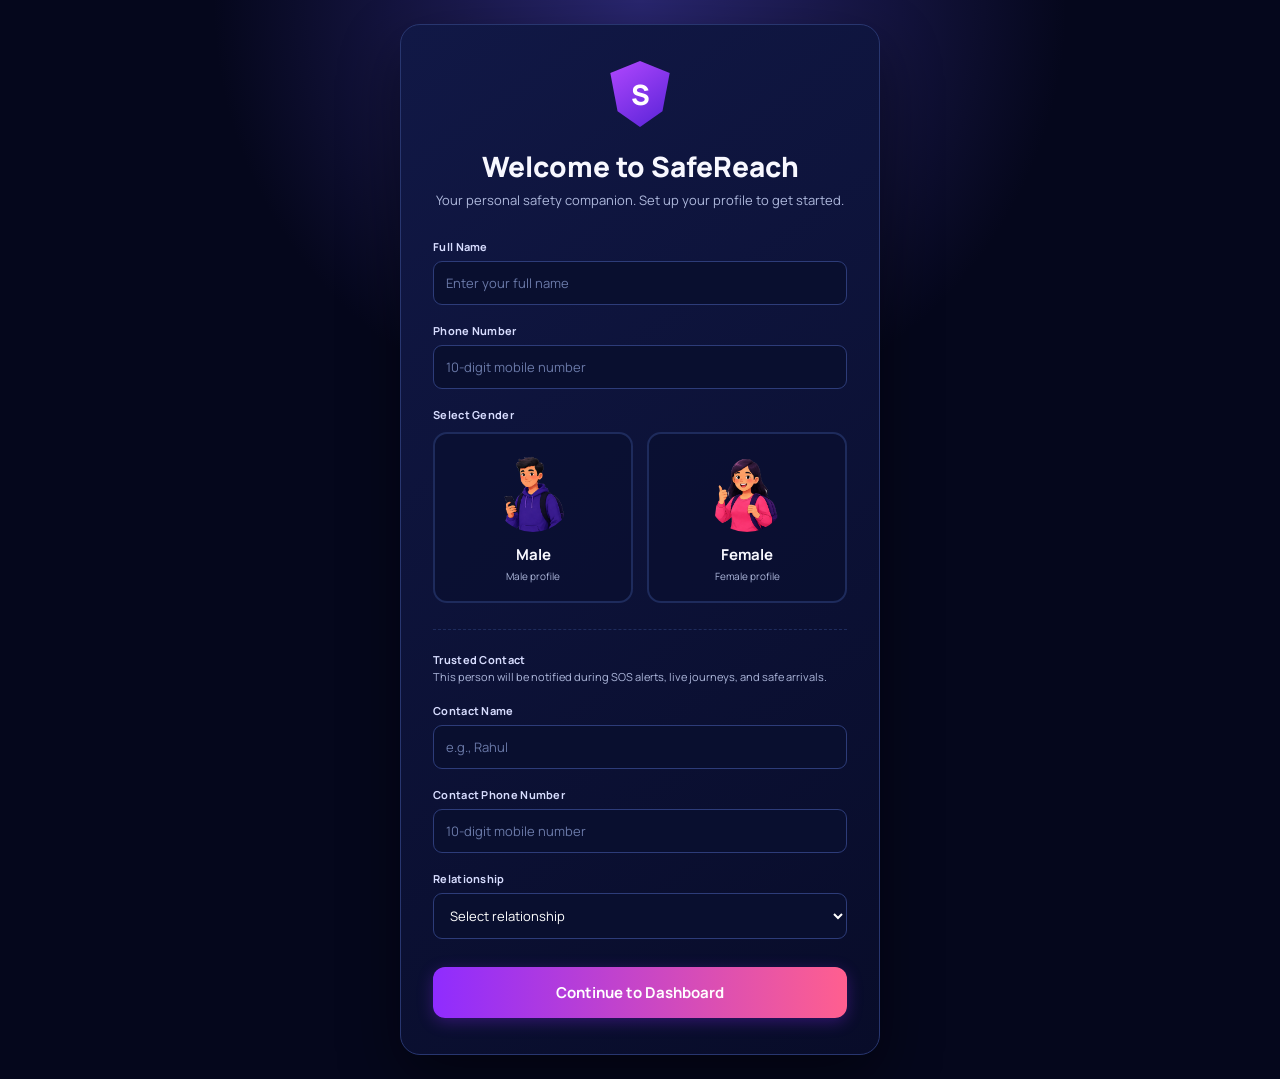
<file: sos.html>
<!DOCTYPE html>
<html lang="en">
<head>
  <meta charset="UTF-8">
  <meta name="viewport" content="width=device-width, initial-scale=1.0">
  <meta name="description" content="SafeReach — Emergency SOS alert system.">
  <title>SafeReach | Emergency SOS</title>
  <link rel="stylesheet" href="shared.css">
  <link rel="stylesheet" href="mobile.css">
  <style>
    /* ── SOS Page Layout ── */
    .sos-wrapper {
      display: flex;
      justify-content: center;
      align-items: flex-start;
      padding: 20px 0 60px;
    }

    .sos-card {
      width: min(520px, 100%);
      padding: 36px 32px;
      border: 1px solid #3b1060;
      border-radius: 22px;
      background: linear-gradient(145deg, #18103f, #09082a);
      box-shadow: 0 0 60px rgba(200, 30, 80, 0.15);
    }

    /* ── States: hidden by default, shown with .show ── */
    #confirmState  { display: none; }
    #cancelledState { display: none; }
    #sentState     { display: none; }
    #safeState     { display: none; }

    #confirmState.show  { display: block; }
    #cancelledState.show { display: flex; flex-direction: column; align-items: center; text-align: center; }
    #sentState.show     { display: block; }
    #safeState.show     { display: block; }

    /* ── SOS Icon (pulsing red) ── */
    .sos-icon {
      width: 90px;
      height: 90px;
      border-radius: 50%;
      display: grid;
      place-items: center;
      margin: 0 auto 22px;
      font-size: 22px;
      font-weight: 900;
      letter-spacing: 1px;
      color: white;
      background: radial-gradient(circle, #e01545, #9a0c2f);
      box-shadow: 0 0 0 0 rgba(220, 30, 70, 0.5);
      animation: sosPulse 1.6s ease-in-out infinite;
    }

    @keyframes sosPulse {
      0%   { box-shadow: 0 0 0 0    rgba(220,30,70,0.55); }
      60%  { box-shadow: 0 0 0 20px rgba(220,30,70,0);    }
      100% { box-shadow: 0 0 0 0    rgba(220,30,70,0);    }
    }

    /* ── Heading & Description ── */
    #confirmState h1,
    #sentState h1,
    #safeState h1 {
      margin: 0 0 10px;
      font-size: 26px;
      font-weight: 800;
      text-align: center;
    }

    #confirmState > p,
    #sentState > p,
    #safeState > p {
      margin: 0 0 20px;
      color: var(--muted);
      font-size: 13px;
      line-height: 1.6;
      text-align: center;
    }

    /* ── Countdown Box ── */
    .countdown-box {
      margin: 0 0 20px;
      padding: 16px;
      border: 2px solid rgba(220,30,70,0.5);
      border-radius: 14px;
      background: rgba(220,30,70,0.08);
      text-align: center;
    }

    .countdown-label {
      color: var(--muted);
      font-size: 11px;
      font-weight: 600;
      text-transform: uppercase;
      letter-spacing: 0.5px;
      margin-bottom: 6px;
    }

    .countdown {
      font-size: 52px;
      font-weight: 900;
      color: #ef3157;
      line-height: 1;
    }

    /* ── Location Box ── */
    .location-box {
      display: flex;
      align-items: center;
      gap: 10px;
      padding: 12px 14px;
      border: 1px solid var(--border2);
      border-radius: 10px;
      background: rgba(9,15,47,0.6);
      margin-bottom: 16px;
    }

    .location-box small {
      color: var(--muted);
      font-size: 10px;
      font-weight: 600;
      white-space: nowrap;
    }

    .location-box strong {
      font-size: 12px;
      font-weight: 700;
      flex: 1;
    }

    .location-box span {
      color: var(--muted);
      font-size: 10px;
      text-align: right;
    }

    /* ── Contacts Box ── */
    .contacts-box {
      padding: 14px 16px;
      border: 1px solid var(--border2);
      border-radius: 12px;
      background: rgba(9,15,47,0.6);
      margin-bottom: 22px;
    }

    .contacts-box h2 {
      margin: 0 0 10px;
      font-size: 13px;
      font-weight: 700;
      color: var(--muted);
      text-transform: uppercase;
      letter-spacing: 0.5px;
    }

    .contacts-box ul {
      margin: 0;
      padding: 0 0 0 16px;
      display: grid;
      gap: 6px;
    }

    .contacts-box li {
      font-size: 12px;
      line-height: 1.4;
    }

    /* ── Action Row ── */
    .action-row {
      display: grid;
      gap: 10px;
    }

    .action-row.ready-mode {
      grid-template-columns: 1fr 1fr;
    }

    .action-row.countdown-mode {
      grid-template-columns: 1fr 1fr;
    }

    /* ── Cancelled State ── */
    #cancelledState {
      gap: 16px;
      padding: 20px 0;
    }

    .cancelled-icon {
      width: 64px;
      height: 64px;
      border-radius: 50%;
      display: grid;
      place-items: center;
      font-size: 28px;
      background: rgba(32,202,97,0.15);
      border: 2px solid rgba(32,202,97,0.4);
      color: #20ca61;
    }

    #cancelledState h2 {
      margin: 0 0 6px;
      font-size: 22px;
      font-weight: 800;
    }

    #cancelledState p {
      margin: 0;
      color: var(--muted);
      font-size: 13px;
    }

    /* ── Sent State ── */
    .sent-icon {
      width: 64px;
      height: 64px;
      border-radius: 50%;
      display: grid;
      place-items: center;
      font-size: 28px;
      font-weight: 900;
      background: rgba(239,49,87,0.15);
      border: 2px solid rgba(239,49,87,0.5);
      color: #ef3157;
      margin: 0 auto 18px;
    }

    .status-list {
      display: grid;
      gap: 8px;
      margin-bottom: 22px;
    }

    .status-row {
      display: flex;
      justify-content: space-between;
      align-items: center;
      padding: 9px 12px;
      border: 1px solid var(--border2);
      border-radius: 8px;
      background: rgba(9,15,47,0.5);
      font-size: 12px;
    }

    .status-row span { color: var(--muted); }

    .status-row strong {
      font-size: 11px;
      font-weight: 800;
      color: #ef3157;
      letter-spacing: 0.5px;
    }

    /* ── Safe State ── */
    .safe-icon {
      width: 64px;
      height: 64px;
      border-radius: 50%;
      display: grid;
      place-items: center;
      font-size: 28px;
      background: rgba(32,202,97,0.15);
      border: 2px solid rgba(32,202,97,0.4);
      color: #20ca61;
      margin: 0 auto 18px;
    }

    .safe-notification {
      padding: 12px 14px;
      border: 1px solid var(--border2);
      border-radius: 10px;
      background: rgba(9,15,47,0.5);
      margin-bottom: 10px;
    }

    .safe-notification strong {
      display: block;
      font-size: 11px;
      font-weight: 700;
      margin-bottom: 4px;
    }

    .safe-notification span {
      color: var(--muted);
      font-size: 11px;
      line-height: 1.4;
    }

    .safe-actions {
      display: grid;
      gap: 10px;
      margin-top: 18px;
    }

    /* ── Shared Button Utilities ── */
    .sr-btn-danger {
      background: linear-gradient(90deg, #b81038, #ef3157) !important;
      border: 0 !important;
      color: white !important;
    }

    .sr-btn-success {
      background: linear-gradient(90deg, #14943e, #27d865) !important;
      border: 0 !important;
      color: white !important;
    }

    .sr-btn-full { width: 100%; }
  </style>
</head>

<body>
  <div class="sr-page sr-fade-in">
    <header class="sr-topbar">
      <a href="index.html" class="sr-brand" aria-label="SafeReach Home">
        <div class="sr-brand-mark">S</div>
        <div>
          <strong>SafeReach</strong>
          <small>Your Safety, Our Priority</small>
        </div>
      </a>
      <a href="index.html" class="sr-back-btn">← Back to Dashboard</a>
    </header>

    <div class="sos-wrapper">
      <main class="sos-card">

        <!-- ── State 1: Ready / Countdown ── -->
        <section id="confirmState">
          <div class="sos-icon" id="sosIcon">SOS</div>

          <h1 id="sosTitle">Emergency SOS Ready</h1>

          <p id="sosDescription">
            Press <strong>Send SOS Now</strong> only if you need emergency help.
            Your alert will be sent with your current location to your trusted contacts.
          </p>

          <div class="countdown-box" id="countdownBox" style="display:none;">
            <div class="countdown-label">Sending emergency alert in</div>
            <div class="countdown" id="countdown">5</div>
          </div>

          <div class="location-box">
            <small>Current Location</small>
            <strong id="currentLocation">Detecting…</strong>
            <span id="locationStatus">Location sharing will activate when SOS is sent.</span>
          </div>

          <div class="contacts-box">
            <h2>Trusted Contact</h2>
            <ul>
              <li id="trustedContact">Loading…</li>
              <li>SafeReach Emergency Support — Demo alert record</li>
            </ul>
          </div>

          <div class="action-row ready-mode" id="sosActionRow">
            <button class="sr-btn sr-btn-ghost" id="cancelSOS" style="width:100%">Cancel SOS</button>
            <button class="sr-btn sr-btn-danger" id="sendSOS" style="width:100%">Send SOS Now</button>
          </div>
        </section>

        <!-- ── State 2: Cancelled ── -->
        <section id="cancelledState">
          <div class="cancelled-icon">✓</div>
          <div>
            <h2>SOS Cancelled</h2>
            <p>No emergency alert was sent to your trusted contacts.</p>
          </div>
        </section>

        <!-- ── State 3: Alert Sent ── -->
        <section id="sentState">
          <div class="sent-icon">!</div>

          <h1>Emergency Alert Sent</h1>

          <p>Your trusted contacts have been notified with your current location. Keep your phone nearby and move to a safer public area if possible.</p>

          <div class="status-list">
            <div class="status-row">
              <span>Location shared</span>
              <strong>SENT</strong>
            </div>
            <div class="status-row">
              <span>Trusted contacts notified</span>
              <strong>SENT</strong>
            </div>
            <div class="status-row">
              <span>SafeReach emergency record created</span>
              <strong>ACTIVE</strong>
            </div>
          </div>

          <button class="sr-btn sr-btn-success sr-btn-full" id="safeNowButton">✓ I Am Safe Now</button>
        </section>

        <!-- ── State 4: Safe ── -->
        <section id="safeState">
          <div class="safe-icon">✓</div>

          <h1>Safety Status Updated</h1>

          <p>Your emergency status has been marked as safe. Your trusted contacts have been informed.</p>

          <div class="safe-notification">
            <strong>Trusted contacts notified</strong>
            <span>"<span id="safeContactMsgName">User</span> is safe now. The SafeReach emergency alert has been closed."</span>
          </div>

          <div class="safe-notification">
            <strong>Emergency record updated</strong>
            <span>The demo SOS incident is now marked as resolved.</span>
          </div>

          <div class="safe-actions">
            <a class="sr-btn sr-btn-ghost sr-btn-full" href="index.html" style="display:flex;align-items:center;justify-content:center;">Return to Dashboard</a>
            <button class="sr-btn sr-btn-danger sr-btn-full" id="safeSendAgainButton">Send SOS Again</button>
          </div>
        </section>

      </main>
    </div>
  </div>

  <script>
    if (!localStorage.getItem('safeReachName')) window.location.href = 'welcome.html';

    // ── DOM refs ──
    const confirmState   = document.getElementById('confirmState');
    const cancelledState = document.getElementById('cancelledState');
    const sentState      = document.getElementById('sentState');
    const safeState      = document.getElementById('safeState');

    const countdownBox     = document.getElementById('countdownBox');
    const countdownElement = document.getElementById('countdown');
    const sosTitle         = document.getElementById('sosTitle');
    const sosDescription   = document.getElementById('sosDescription');
    const sosActionRow     = document.getElementById('sosActionRow');
    const sendSOS          = document.getElementById('sendSOS');
    const cancelSOS        = document.getElementById('cancelSOS');
    const safeNowButton    = document.getElementById('safeNowButton');
    const safeSendAgainButton = document.getElementById('safeSendAgainButton');
    const locationStatus   = document.getElementById('locationStatus');

    // ── Populate location & contact ──
    const destination = localStorage.getItem('safeReachJourneyTo');
    document.getElementById('currentLocation').textContent =
      destination ? 'Near ' + destination : 'Location unavailable';

    const currentContact = JSON.parse(localStorage.getItem('safeReachCurrentContact'));
    document.getElementById('trustedContact').textContent = currentContact
      ? currentContact.name + ' • ' + (currentContact.relationship || 'Contact') + ' — Emergency SMS and Live Location'
      : 'No trusted contact selected';

    // ── State machine ──
    function showOnly(state) {
      [confirmState, cancelledState, sentState, safeState].forEach(s => s.classList.remove('show'));
      const map = { confirm: confirmState, cancelled: cancelledState, sent: sentState, safe: safeState };
      if (map[state]) map[state].classList.add('show');
    }

    // ── Timer ──
    let seconds = 5, timer = null, countdownStarted = false, sosSent = false;

    function resetSOSScreen() {
      clearInterval(timer);
      seconds = 5; countdownStarted = false; sosSent = false;

      countdownElement.textContent = '5';
      countdownBox.style.display = 'none';

      sosTitle.textContent = 'Emergency SOS Ready';
      sosDescription.innerHTML = 'Press <strong>Send SOS Now</strong> only if you need emergency help. Your alert will be sent with your current location to your trusted contacts.';
      sendSOS.textContent = 'Send SOS Now';

      sosActionRow.className = 'action-row ready-mode';
      localStorage.setItem('safeReachSOSState', 'ready');
      showOnly('confirm');
    }

    function startCountdown() {
      if (countdownStarted || sosSent) return;
      countdownStarted = true;
      seconds = 5;
      countdownElement.textContent = seconds;
      countdownBox.style.display = 'block';

      sosTitle.textContent = 'SOS Countdown Started';
      sosDescription.textContent = 'Your emergency alert will be sent automatically after the countdown. Press Cancel SOS if this was a mistake.';
      sendSOS.textContent = 'Send Immediately';
      sosActionRow.className = 'action-row countdown-mode';

      timer = setInterval(() => {
        seconds--;
        countdownElement.textContent = seconds;
        if (seconds <= 0) sendEmergencySOS();
      }, 1000);
    }

    function sendEmergencySOS() {
      if (sosSent) return;
      sosSent = true;
      clearInterval(timer);

      localStorage.setItem('safeReachSOSState', 'sent');

      // Log to journey history
      const journeyHistory = JSON.parse(localStorage.getItem('safeReachJourneyHistory') || '[]');
      const contact = JSON.parse(localStorage.getItem('safeReachCurrentContact'));
      journeyHistory.unshift({
        from: localStorage.getItem('safeReachJourneyFrom'),
        to:   localStorage.getItem('safeReachJourneyTo'),
        distance: localStorage.getItem('safeReachJourneyDistance'),
        duration: localStorage.getItem('safeReachJourneyTime'),
        arrival:  localStorage.getItem('safeReachArrival'),
        contact:  contact ? contact.name : 'Unknown',
        status:   'Emergency',
        date:     new Date().toLocaleDateString(),
        completedTime: new Date().toLocaleTimeString()
      });
      localStorage.setItem('safeReachJourneyHistory', JSON.stringify(journeyHistory));

      locationStatus.textContent = 'Live location is now being shared.';
      showOnly('sent');
    }

    function cancelEmergencySOS() {
      clearInterval(timer);
      localStorage.setItem('safeReachSOSState', 'cancelled');
      showOnly('cancelled');
      setTimeout(() => resetSOSScreen(), 1600);
    }

    // ── Event Listeners ──
    sendSOS.addEventListener('click', () => {
      if (!countdownStarted) startCountdown();
      else sendEmergencySOS();
    });

    cancelSOS.addEventListener('click', cancelEmergencySOS);

    safeNowButton.addEventListener('click', () => {
      localStorage.setItem('safeReachSOSState', 'safe');
      document.getElementById('safeContactMsgName').textContent =
        localStorage.getItem('safeReachName') || 'User';
      showOnly('safe');
    });

    safeSendAgainButton.addEventListener('click', resetSOSScreen);

    // ── Init ──
    resetSOSScreen();
  </script>
  <!-- Mobile Bottom Navigation -->
  <nav class="mobile-bottom-nav" aria-label="Mobile navigation">
    <a href="index.html" class="mob-nav-item">
      <svg width="22" height="22" viewBox="0 0 24 24" fill="none" stroke="currentColor" stroke-width="2" stroke-linecap="round" stroke-linejoin="round"><path d="M3 9l9-7 9 7v11a2 2 0 0 1-2 2H5a2 2 0 0 1-2-2z"/><polyline points="9 22 9 12 15 12 15 22"/></svg>
      Home
    </a>
    <a href="start-journey.html" class="mob-nav-item">
      <svg width="22" height="22" viewBox="0 0 24 24" fill="none" stroke="currentColor" stroke-width="2" stroke-linecap="round" stroke-linejoin="round"><polygon points="3 11 22 2 13 21 11 13 3 11"/></svg>
      Journey
    </a>
    <a href="safety-map.html" class="mob-nav-item">
      <svg width="22" height="22" viewBox="0 0 24 24" fill="none" stroke="currentColor" stroke-width="2" stroke-linecap="round" stroke-linejoin="round"><path d="M21 10c0 7-9 13-9 13s-9-6-9-13a9 9 0 0 1 18 0z"/><circle cx="12" cy="10" r="3"/></svg>
      Map
    </a>
    <a href="sos.html" class="mob-nav-item mob-nav-sos active">
      <svg width="22" height="22" viewBox="0 0 24 24" fill="none" stroke="currentColor" stroke-width="2.5" stroke-linecap="round" stroke-linejoin="round"><path d="M10.29 3.86L1.82 18a2 2 0 0 0 1.71 3h16.94a2 2 0 0 0 1.71-3L13.71 3.86a2 2 0 0 0-3.42 0z"/><line x1="12" y1="9" x2="12" y2="13"/><line x1="12" y1="17" x2="12.01" y2="17"/></svg>
      SOS
    </a>
    <a href="settings.html" class="mob-nav-item">
      <svg width="22" height="22" viewBox="0 0 24 24" fill="none" stroke="currentColor" stroke-width="2" stroke-linecap="round" stroke-linejoin="round"><circle cx="12" cy="12" r="3"/><path d="M19.4 15a1.65 1.65 0 0 0 .33 1.82l.06.06a2 2 0 0 1-2.83 2.83l-.06-.06a1.65 1.65 0 0 0-1.82-.33 1.65 1.65 0 0 0-1 1.51V21a2 2 0 0 1-4 0v-.09A1.65 1.65 0 0 0 9 19.4a1.65 1.65 0 0 0-1.82.33l-.06.06a2 2 0 0 1-2.83-2.83l-.06-.06A1.65 1.65 0 0 0 4.68 15a1.65 1.65 0 0 0-1.51-1H3a2 2 0 0 1 0-4h.09A1.65 1.65 0 0 0 4.6 9a1.65 1.65 0 0 0-.33-1.82l-.06-.06a2 2 0 0 1 2.83-2.83l.06.06A1.65 1.65 0 0 0 9 4.68a1.65 1.65 0 0 0 1-1.51V3a2 2 0 0 1 4 0v.09a1.65 1.65 0 0 0 1 1.51 1.65 1.65 0 0 0 1.82-.33l.06-.06a2 2 0 0 1 2.83 2.83l-.06.06A1.65 1.65 0 0 0 19.4 9a1.65 1.65 0 0 0 1.51 1H21a2 2 0 0 1 0 4h-.09a1.65 1.65 0 0 0-1.51 1z"/></svg>
      Settings
    </a>
  </nav>
</body>
</html>
</file>
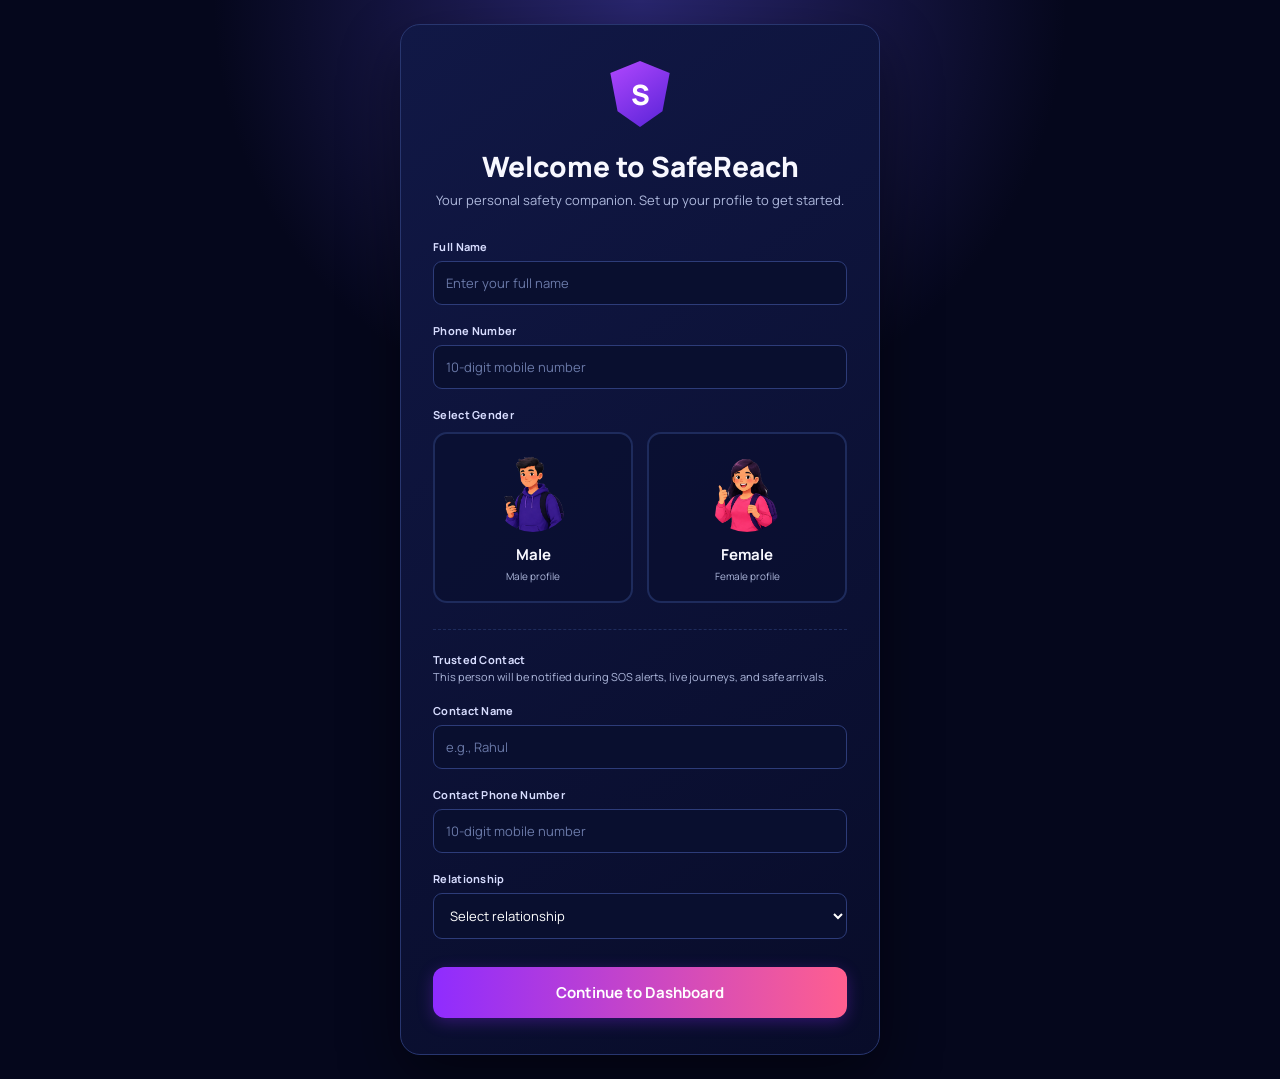
<file: start-journey.html>
<!DOCTYPE html>
<html lang="en">

<head>
  <meta charset="UTF-8">
  <meta name="viewport" content="width=device-width, initial-scale=1.0">
  <meta name="description" content="SafeReach — Plan your safe journey with route preview and safety score.">
  <title>SafeReach | Start Journey</title>
  <link rel="stylesheet" href="shared.css">
  <link rel="stylesheet" href="mobile.css">
  <style>
    .layout {
      display: grid;
      grid-template-columns: 1.1fr 0.9fr;
      gap: 20px;
      align-items: start;
    }

    /* Form Card */
    .form-card h2 {
      margin: 0 0 6px;
      font-size: 19px;
      font-weight: 800;
    }

    .form-card>.sub {
      margin: 0 0 22px;
      color: var(--muted);
      font-size: 11px;
    }

    /* Steps Indicator */
    .steps {
      display: flex;
      align-items: center;
      margin-bottom: 24px;
    }

    .step {
      width: 30px;
      height: 30px;
      display: grid;
      place-items: center;
      border-radius: 50%;
      font-size: 11px;
      font-weight: 700;
      background: #1a2764;
      color: #8090c0;
    }

    .step.active {
      background: linear-gradient(145deg, #7040ff, #a42cff);
      color: white;
      box-shadow: 0 0 16px rgba(143, 44, 255, 0.4);
    }

    .step-line {
      flex: 1;
      height: 2px;
      background: var(--border2);
      margin: 0 4px;
    }

    /* Location Button */
    .location-btn {
      width: 100%;
      padding: 12px;
      border: 1px solid var(--border);
      border-radius: 10px;
      background: rgba(123, 63, 242, 0.1);
      color: #c585ff;
      font: inherit;
      font-size: 13px;
      font-weight: 600;
      cursor: pointer;
      display: flex;
      align-items: center;
      justify-content: center;
      gap: 8px;
      transition: all 0.2s;
    }

    .location-btn:hover {
      background: rgba(123, 63, 242, 0.18);
      border-color: var(--purple);
    }

    /* Transport Mode */
    .transport-grid {
      display: flex;
      gap: 8px;
      flex-wrap: wrap;
      margin-top: 8px;
    }

    .transport {
      padding: 9px 16px;
      border: 1px solid var(--border2);
      border-radius: 9px;
      background: rgba(9, 15, 47, 0.7);
      color: var(--muted);
      cursor: pointer;
      font: inherit;
      font-size: 12px;
      font-weight: 600;
      transition: all 0.2s;
      display: flex;
      align-items: center;
      gap: 6px;
    }

    .transport:hover {
      border-color: var(--purple);
      color: white;
    }

    .transport.selected {
      background: linear-gradient(90deg, rgba(123, 63, 242, 0.4), rgba(168, 85, 247, 0.4));
      border-color: var(--purple);
      color: white;
      box-shadow: 0 0 12px rgba(143, 44, 255, 0.25);
    }

    .field-row {
      margin-top: 14px;
    }

    /* Preview Card */
    .preview-card {
      min-height: 500px;
    }

    .preview-card h2 {
      margin: 0 0 6px;
      font-size: 19px;
      font-weight: 800;
    }

    .preview-card>.sub {
      margin: 0 0 18px;
      color: var(--muted);
      font-size: 11px;
    }

    /* Map Preview */
    .map-preview {
      position: relative;
      height: 220px;
      overflow: hidden;
      border-radius: 14px;
      background: linear-gradient(135deg, #17334a, #111e3d);
    }

    .map-grid {
      position: absolute;
      inset: -30px;
      opacity: 0.45;
      background:
        repeating-linear-gradient(0deg, transparent 0 25px, #ffffff17 26px 27px),
        repeating-linear-gradient(90deg, transparent 0 32px, #ffffff17 33px 34px);
      transform: rotate(-8deg);
    }

    .route-line-preview {
      position: absolute;
      top: 51%;
      left: 18%;
      width: 65%;
      height: 4px;
      background: #2583ff;
      transform: rotate(-18deg);
      box-shadow: 0 0 14px #2583ff;
      border-radius: 2px;
    }

    .map-pin {
      position: absolute;
      width: 28px;
      height: 36px;
      border-radius: 50% 50% 50% 0;
      transform: rotate(-45deg);
    }

    .map-pin::after {
      content: "";
      position: absolute;
      top: 10px;
      left: 10px;
      width: 8px;
      height: 8px;
      border-radius: 50%;
      background: white;
    }

    .pin-start {
      left: 18%;
      bottom: 28%;
      background: #3386ff;
    }

    .pin-end {
      right: 17%;
      top: 25%;
      background: #f13e61;
    }

    .map-labels {
      position: absolute;
      inset: 0;
      pointer-events: none;
      padding: 12px;
      display: flex;
      flex-direction: column;
      justify-content: space-between;
    }

    .map-label {
      display: inline-flex;
      align-items: center;
      gap: 5px;
      padding: 4px 8px;
      border-radius: 6px;
      font-size: 9px;
      font-weight: 700;
      backdrop-filter: blur(8px);
    }

    .label-start {
      background: rgba(51, 134, 255, 0.25);
      color: #80c0ff;
      align-self: flex-start;
    }

    .label-end {
      background: rgba(241, 62, 97, 0.25);
      color: #ff9090;
      align-self: flex-end;
    }

    /* Safety Score */
    .safety-score {
      display: flex;
      align-items: center;
      gap: 14px;
      margin-top: 16px;
      padding: 14px;
      border: 1px solid var(--border2);
      border-radius: 12px;
      background: rgba(9, 15, 47, 0.6);
    }

    .score-ring {
      width: 60px;
      height: 60px;
      display: grid;
      place-items: center;
      border: 5px solid #2cd96d;
      border-left-color: var(--border2);
      border-radius: 50%;
      font-size: 18px;
      font-weight: 800;
      flex-shrink: 0;
    }

    .safety-score strong {
      display: block;
      font-size: 13px;
      font-weight: 700;
    }

    .safety-score small {
      display: block;
      margin-top: 4px;
      color: var(--muted);
      font-size: 10px;
      line-height: 1.4;
    }

    /* Route Details */
    .route-details {
      display: grid;
      grid-template-columns: 1fr 1fr;
      gap: 10px;
      margin-top: 14px;
    }

    .detail-box {
      padding: 12px;
      border: 1px solid var(--border2);
      border-radius: 10px;
      background: rgba(9, 15, 47, 0.6);
    }

    .detail-box small {
      display: block;
      color: var(--muted);
      font-size: 9px;
      font-weight: 600;
      text-transform: uppercase;
      letter-spacing: 0.4px;
    }

    .detail-box strong {
      display: block;
      margin-top: 5px;
      font-size: 15px;
      font-weight: 800;
    }

    /* Trusted Contact Box */
    .contact-box {
      margin-top: 12px;
      padding: 12px;
      border: 1px solid var(--border2);
      border-radius: 10px;
      background: rgba(9, 15, 47, 0.6);
    }

    .contact-box strong {
      display: block;
      font-size: 12px;
      font-weight: 700;
    }

    .contact-box p {
      margin: 4px 0 0;
      color: var(--muted);
      font-size: 10px;
    }

    /* Alert Overlay */
    .alert-overlay {
      position: fixed;
      inset: 0;
      z-index: 999;
      display: none;
      place-items: center;
      padding: 18px;
      background: rgba(0, 0, 0, 0.72);
      backdrop-filter: blur(4px);
    }

    .alert-overlay.show {
      display: grid;
    }

    .alert-box {
      width: min(400px, 100%);
      padding: 28px;
      text-align: center;
      border: 1px solid #5b3a90;
      border-radius: 18px;
      background: linear-gradient(145deg, #17134b, #090d2b);
      box-shadow: 0 0 40px rgba(143, 44, 255, 0.35);
      animation: sr-modal-in 0.25s ease;
    }

    .alert-icon {
      width: 52px;
      height: 52px;
      display: grid;
      place-items: center;
      margin: 0 auto 14px;
      border-radius: 50%;
    }

    .alert-box h2 {
      margin: 0 0 10px;
      font-size: 20px;
    }

    .alert-box p {
      margin: 0 0 20px;
      color: var(--muted);
      font-size: 13px;
      line-height: 1.5;
    }

    @media (max-width: 800px) {
      .layout {
        grid-template-columns: 1fr;
      }

      .transport-grid {
        flex-wrap: wrap;
      }
    }

    @media (max-width: 480px) {
      .route-details {
        grid-template-columns: 1fr;
      }
    }
  </style>
</head>

<body>
  <div class="sr-page sr-fade-in">

    <!-- Topbar -->
    <header class="sr-topbar">
      <a href="index.html" class="sr-brand" aria-label="SafeReach Home">
        <div class="sr-brand-mark">S</div>
        <div>
          <strong>SafeReach</strong>
          <small>Your Safety, Our Priority</small>
        </div>
      </a>
      <a href="index.html" class="sr-back-btn">
        <svg width="14" height="14" viewBox="0 0 24 24" fill="none" stroke="currentColor" stroke-width="2.5"
          stroke-linecap="round">
          <path d="M19 12H5M12 5l-7 7 7 7" />
        </svg>
        Back to Dashboard
      </a>
    </header>

    <!-- Heading -->
    <section class="sr-section-heading" style="text-align:center; margin-bottom:28px;">
      <h1>Start a Journey</h1>
      <p>Plan your route, set expected arrival, and keep trusted contacts informed in real time.</p>
    </section>

    <!-- Layout -->
    <section class="layout">

      <!-- Form Card -->
      <article class="sr-card sr-card-pad form-card">
        <h2>Journey Details</h2>
        <p class="sub">Fill in your route and preferences to begin journey tracking.</p>

        <!-- Steps -->
        <div class="steps">
          <span class="step active">1</span>
          <span class="step-line"></span>
          <span class="step active" id="step2">2</span>
          <span class="step-line"></span>
          <span class="step" id="step3">3</span>
        </div>

        <!-- Current Location -->
        <div class="field-row">
          <label class="sr-label">Current Location</label>
          <button class="location-btn" id="currentLocationBtn" type="button">
            <svg width="15" height="15" viewBox="0 0 24 24" fill="none" stroke="currentColor" stroke-width="2"
              stroke-linecap="round" stroke-linejoin="round">
              <circle cx="12" cy="12" r="3" />
              <path d="M12 2v3M12 19v3M2 12h3M19 12h3" />
            </svg>
            Use Current Location
          </button>
        </div>

        <div class="sr-divider">OR</div>

        <div class="field-row">
          <label class="sr-label" for="from">From</label>
          <input class="sr-input" id="from" type="text" list="locationList" autocomplete="off"
            placeholder="Starting location">
        </div>

        <div class="field-row">
          <label class="sr-label" for="to">Destination</label>
          <input class="sr-input" id="to" type="text" list="locationList" autocomplete="off"
            placeholder="Where are you going?">
        </div>

        <datalist id="locationList">
          <option value="Airport">
          <option value="Race Course">
          <option value="Gandhipuram">
          <option value="Railway Station">
          <option value="Ukkadam">
          <option value="Sri Ramakrishna College">
          <option value="PSG College">
          <option value="RS Puram">
          <option value="Saibaba Colony">
          <option value="Peelamedu">
          <option value="Singanallur">
          <option value="Saravanampatti">
          <option value="Town Hall">
          <option value="Brookefields">
          <option value="Fun Republic Mall">
          <option value="KMCH">
        </datalist>

        <!-- Transport Mode -->
        <div class="field-row">
          <label class="sr-label">Transport Mode</label>
          <div class="transport-grid" id="transportGrid">
            <button class="transport selected" data-mode="Walking" type="button">
              <svg width="13" height="13" viewBox="0 0 24 24" fill="none" stroke="currentColor" stroke-width="2"
                stroke-linecap="round" stroke-linejoin="round">
                <circle cx="12" cy="5" r="2" />
                <path d="M12 7v8M8 11l4 2 4-2M10 19l-2 3M14 19l2 3" />
              </svg>
              Walking
            </button>
            <button class="transport" data-mode="Bike" type="button">
              <svg width="13" height="13" viewBox="0 0 24 24" fill="none" stroke="currentColor" stroke-width="2"
                stroke-linecap="round" stroke-linejoin="round">
                <circle cx="5" cy="17" r="3" />
                <circle cx="19" cy="17" r="3" />
                <path d="M5 17h14M12 4l5 13M9 10l3-6 3 6" />
              </svg>
              Bike
            </button>
            <button class="transport" data-mode="Car" type="button">
              <svg width="13" height="13" viewBox="0 0 24 24" fill="none" stroke="currentColor" stroke-width="2"
                stroke-linecap="round" stroke-linejoin="round">
                <rect x="1" y="10" width="22" height="8" rx="2" />
                <path d="M5 18v3M19 18v3M1 14h22M5 10l2-5h10l2 5" />
                <circle cx="6" cy="18" r="2" />
                <circle cx="18" cy="18" r="2" />
              </svg>
              Car
            </button>
            <button class="transport" data-mode="Bus" type="button">
              <svg width="13" height="13" viewBox="0 0 24 24" fill="none" stroke="currentColor" stroke-width="2"
                stroke-linecap="round" stroke-linejoin="round">
                <rect x="2" y="4" width="20" height="14" rx="2" />
                <path d="M2 11h20M7 18v2M17 18v2M2 8h20" />
              </svg>
              Bus
            </button>
          </div>
        </div>

        <!-- Arrival Time + Contact -->
        <div class="sr-grid-2" style="margin-top:14px; gap:12px;">
          <div>
            <label class="sr-label" for="arrival">Expected Arrival</label>
            <input class="sr-input" id="arrival" type="time">
          </div>
          <div>
            <label class="sr-label" for="contact">Trusted Contact</label>
            <select class="sr-select" id="contact"></select>
          </div>
        </div>

        <!-- Notes -->
        <div class="field-row">
          <label class="sr-label" for="journeyNotes">Journey Notes (Optional)</label>
          <textarea class="sr-textarea" id="journeyNotes" rows="3"
            placeholder="e.g., Going to college for exams..."></textarea>
        </div>

        <button class="sr-btn sr-btn-primary sr-btn-full" id="startButton"
          style="margin-top:20px; padding:14px; font-size:14px; border-radius:12px;">
          <svg width="15" height="15" viewBox="0 0 24 24" fill="none" stroke="currentColor" stroke-width="2.5"
            stroke-linecap="round" stroke-linejoin="round">
            <polygon points="5 3 19 12 5 21 5 3" />
          </svg>
          Start Safe Journey
        </button>
      </article>

      <!-- Preview Card -->
      <article class="sr-card sr-card-pad preview-card">
        <h2>Route Safety Preview</h2>
        <p class="sub" id="routeText">Enter your journey details to see route preview.</p>

        <div class="map-preview">
          <div class="map-grid"></div>
          <div class="route-line-preview"></div>
          <div class="map-pin pin-start"></div>
          <div class="map-pin pin-end"></div>
          <div class="map-labels">
            <span class="map-label label-start" id="labelFrom">Start Point</span>
            <span class="map-label label-end" id="labelTo">Destination</span>
          </div>
        </div>

        <div class="safety-score">
          <div class="score-ring" id="safetyScore">82</div>
          <div>
            <strong id="scoreLabel">Good Route</strong>
            <small id="scoreDesc">Well-lit roads and verified safe zones along this route.</small>
          </div>
        </div>

        <div class="route-details">
          <div class="detail-box">
            <small>Estimated Distance</small>
            <strong id="previewDistance">— km</strong>
          </div>
          <div class="detail-box">
            <small>Estimated Time</small>
            <strong id="previewTime">— mins</strong>
          </div>
        </div>

        <!-- Trusted Contact Preview -->
        <div class="contact-box" id="contactPreview" style="display:none;">
          <strong id="contactName">—</strong>
          <p id="contactRelation">Will be notified when your journey starts.</p>
        </div>
      </article>

    </section>
  </div>

  <!-- Alert Modal -->
  <div class="alert-overlay" id="alertOverlay" onclick="closeAlert(event)">
    <div class="alert-box">
      <div class="alert-icon" style="background:rgba(237,49,86,0.12); border:1px solid rgba(237,49,86,0.35);">
        <svg width="24" height="24" viewBox="0 0 24 24" fill="none" stroke="#ed3156" stroke-width="2.5"
          stroke-linecap="round" stroke-linejoin="round">
          <circle cx="12" cy="12" r="10" />
          <line x1="12" y1="8" x2="12" y2="12" />
          <line x1="12" y1="16" x2="12.01" y2="16" />
        </svg>
      </div>
      <h2>Missing Details</h2>
      <p id="alertMsg"></p>
      <button class="sr-btn sr-btn-primary" onclick="closeAlert()" style="width:100%">Got It</button>
    </div>
  </div>

  <script>
    // ── Auth Guard ──
    if (!localStorage.getItem("safeReachName")) window.location.href = "welcome.html";

    // ── Location Data (Coimbatore) ──
    const locations = {
      "Airport": [11.0290, 77.0434],
      "Race Course": [11.0025, 76.9725],
      "Gandhipuram": [11.0170, 76.9670],
      "Railway Station": [11.0055, 76.9661],
      "Ukkadam": [10.9920, 76.9580],
      "Sri Ramakrishna College": [11.0832, 76.9788],
      "PSG College": [11.0247, 76.9445],
      "RS Puram": [11.0086, 76.9513],
      "Saibaba Colony": [11.0285, 76.9383],
      "Peelamedu": [11.0301, 76.9984],
      "Singanallur": [11.0005, 77.0276],
      "Saravanampatti": [11.0820, 76.9950],
      "Town Hall": [10.9980, 76.9618],
      "Brookefields": [11.0187, 76.9658],
      "Fun Republic Mall": [11.0278, 77.0019],
      "KMCH": [11.0309, 77.0407]
    };

    function haversine(lat1, lon1, lat2, lon2) {
      const R = 6371, dLat = (lat2 - lat1) * Math.PI / 180, dLon = (lon2 - lon1) * Math.PI / 180;
      const a = Math.sin(dLat / 2) ** 2 + Math.cos(lat1 * Math.PI / 180) * Math.cos(lat2 * Math.PI / 180) * Math.sin(dLon / 2) ** 2;
      return R * 2 * Math.atan2(Math.sqrt(a), Math.sqrt(1 - a));
    }

    // ── Transport Mode ──
    let selectedMode = "Walking";
    const speedMap = { Walking: 4.5, Bike: 18, Car: 28, Bus: 16 };

    document.getElementById("transportGrid").addEventListener("click", e => {
      const btn = e.target.closest(".transport");
      if (!btn) return;
      document.querySelectorAll(".transport").forEach(b => b.classList.remove("selected"));
      btn.classList.add("selected");
      selectedMode = btn.dataset.mode;
      updatePreview();
    });

    // ── Route Preview ──
    const fromInput = document.getElementById("from");
    const toInput = document.getElementById("to");

    function updatePreview() {
      const f = fromInput.value.trim(), t = toInput.value.trim();
      document.getElementById("labelFrom").textContent = f || "Start Point";
      document.getElementById("labelTo").textContent = t || "Destination";

      if (!f && !t) {
        document.getElementById("routeText").textContent = "Enter your journey details to see route preview.";
        document.getElementById("previewDistance").textContent = "— km";
        document.getElementById("previewTime").textContent = "— mins";
        return;
      }

      document.getElementById("routeText").textContent = f && t ? `${f} → ${t}` : (f || t);

      const fL = locations[f], tL = locations[t];
      let dist = 0;
      if (fL && tL) {
        dist = haversine(fL[0], fL[1], tL[0], tL[1]);
      } else if (f && t) {
        dist = 2.0 + ((f.length + t.length) % 41) / 10.0;
      }

      if (dist > 0) {
        const spd = speedMap[selectedMode] || 4.5;
        const mins = Math.round((dist / spd) * 60);
        document.getElementById("previewDistance").textContent = dist.toFixed(1) + " km";
        document.getElementById("previewTime").textContent = mins + " mins";

        // Dynamic score (82–96 based on distance)
        const score = Math.max(72, Math.min(96, 96 - Math.floor(dist * 1.5)));
        document.getElementById("safetyScore").textContent = score;
        document.getElementById("scoreLabel").textContent = score >= 85 ? "Excellent Route" : score >= 75 ? "Good Route" : "Use Caution";
        document.getElementById("scoreDesc").textContent = score >= 85
          ? "Well-lit and highly verified safe route with minimal risk zones."
          : score >= 75
            ? "Generally safe route with some unverified areas. Stay alert."
            : "Some high-risk areas detected. Share your location with contacts.";
        document.getElementById("safetyScore").style.borderColor = score >= 85 ? "#2cd96d" : score >= 75 ? "#ffbe3d" : "#ed3156";
      } else {
        document.getElementById("previewDistance").textContent = "—";
        document.getElementById("previewTime").textContent = "—";
      }
    }

    fromInput.addEventListener("input", updatePreview);
    toInput.addEventListener("input", updatePreview);

    // ── Load Trusted Contacts ──
    const contactSelect = document.getElementById("contact");

    function loadContacts() {
      const contacts = JSON.parse(localStorage.getItem("safeReachSelectedContacts") || "[]");
      contactSelect.innerHTML = "";
      if (contacts.length === 0) {
        contactSelect.innerHTML = '<option value="">No Trusted Contacts — Add in Contacts</option>';
      } else {
        contacts.forEach(c => {
          const opt = document.createElement("option");
          opt.value = c.name;
          opt.textContent = `${c.name} — ${c.relationship}`;
          contactSelect.appendChild(opt);
        });
        updateContactPreview();
      }
    }

    contactSelect.addEventListener("change", updateContactPreview);

    function updateContactPreview() {
      const contacts = JSON.parse(localStorage.getItem("safeReachSelectedContacts") || "[]");
      const selected = contacts.find(c => c.name === contactSelect.value);
      if (selected) {
        document.getElementById("contactName").textContent = selected.name + " · " + selected.relationship;
        document.getElementById("contactRelation").textContent = selected.phone ? selected.phone + " · Will be notified when journey starts." : "Will be notified when journey starts.";
        document.getElementById("contactPreview").style.display = "block";
      } else {
        document.getElementById("contactPreview").style.display = "none";
      }
    }

    // ── Current Location ──
    const svgLocIcon = '<svg width="15" height="15" viewBox="0 0 24 24" fill="none" stroke="currentColor" stroke-width="2" stroke-linecap="round" stroke-linejoin="round"><circle cx="12" cy="12" r="3"/><path d="M12 2v3M12 19v3M2 12h3M19 12h3"/></svg>';

    document.getElementById("currentLocationBtn").addEventListener("click", () => {
      const btn = document.getElementById("currentLocationBtn");

      // Chrome blocks geolocation on file:// protocol — show helpful message immediately
      if (window.location.protocol === "file:") {
        showAlert("Location access is blocked when the page is opened as a local file.\n\nTo enable GPS, open the app through a local server (e.g. use Live Server in VS Code, then visit http://localhost:5500).\n\nFor now, please type your starting location in the 'From' field below.");
        return;
      }

      if (!navigator.geolocation) {
        showAlert("Geolocation is not supported by your browser.");
        return;
      }

      btn.innerHTML = "⏳ Detecting location…";
      btn.disabled = true;

      navigator.geolocation.getCurrentPosition(
        pos => {
          btn.innerHTML = "✅ Location detected";
          btn.disabled = false;
          fromInput.value = "Current Location";
          localStorage.setItem("safeReachCurrentLat", pos.coords.latitude);
          localStorage.setItem("safeReachCurrentLng", pos.coords.longitude);
          updatePreview();
        },
        err => {
          btn.innerHTML = svgLocIcon + " Use Current Location";
          btn.disabled = false;
          const msgs = {
            1: "Location permission denied. Please allow location access in your browser settings and try again.",
            2: "Unable to determine your location. Please enter it manually in the 'From' field.",
            3: "Location request timed out. Please enter your location manually."
          };
          showAlert(msgs[err.code] || "Could not detect location. Please enter it manually.");
        },
        { timeout: 10000, maximumAge: 60000, enableHighAccuracy: true }
      );
    });

    // ── Alert Modal ──
    function showAlert(msg) {
      document.getElementById("alertMsg").textContent = msg;
      document.getElementById("alertOverlay").classList.add("show");
    }

    function closeAlert(e) {
      if (!e || e.target === document.getElementById("alertOverlay")) {
        document.getElementById("alertOverlay").classList.remove("show");
      }
    }

    document.addEventListener("keydown", e => {
      if (e.key === "Escape") document.getElementById("alertOverlay").classList.remove("show");
    });

    // ── Start Journey ──
    document.getElementById("startButton").addEventListener("click", () => {
      const from = fromInput.value.trim();
      const to = toInput.value.trim();
      const arrival = document.getElementById("arrival").value;

      if (!from) return showAlert("Please enter a starting location.");
      if (!to) return showAlert("Please enter a destination.");
      if (!arrival) return showAlert("Please select the expected arrival time.");

      const contacts = JSON.parse(localStorage.getItem("safeReachSelectedContacts") || "[]");
      if (contacts.length === 0) return showAlert("Please add a trusted contact first. Go to Trusted Contacts page.");

      if (contactSelect.value === "" || contactSelect.value === "No Trusted Contacts — Add in Contacts") {
        return showAlert("Please select a trusted contact to notify during your journey.");
      }

      const fL = locations[from], tL = locations[to];
      let distance = 0, travelMins = 0;
      if (fL && tL) {
        distance = haversine(fL[0], fL[1], tL[0], tL[1]);
      } else if (from && to) {
        distance = 2.0 + ((from.length + to.length) % 41) / 10.0;
      }
      if (distance > 0) {
        const spd = speedMap[selectedMode] || 4.5;
        travelMins = Math.round((distance / spd) * 60);
      }

      // Save journey data
      localStorage.setItem("safeReachJourneyFrom", from);
      localStorage.setItem("safeReachJourneyTo", to);
      localStorage.setItem("safeReachJourneyDistance", distance > 0 ? distance.toFixed(1) + " km" : "—");
      localStorage.setItem("safeReachJourneyTime", travelMins > 0 ? travelMins + " mins" : "—");
      localStorage.setItem("safeReachJourneyMode", selectedMode);
      localStorage.setItem("safeReachArrival", arrival);
      localStorage.setItem("safeReachJourneyActive", "true");
      localStorage.setItem("safeReachDestination", to);
      localStorage.setItem("safeReachSecondsLeft", travelMins > 0 ? travelMins * 60 : 1500);
      localStorage.setItem("safeReachNotes", document.getElementById("journeyNotes").value.trim());

      const selContact = contacts.find(c => c.name === contactSelect.value);
      if (selContact) localStorage.setItem("safeReachCurrentContact", JSON.stringify(selContact));

      window.location.href = "active-journey.html";
    });

    // ── Init ──
    loadContacts();
    updatePreview();
  </script>
  <!-- Mobile Bottom Navigation -->
  <nav class="mobile-bottom-nav" aria-label="Mobile navigation">
    <a href="index.html" class="mob-nav-item">
      <svg width="22" height="22" viewBox="0 0 24 24" fill="none" stroke="currentColor" stroke-width="2" stroke-linecap="round" stroke-linejoin="round"><path d="M3 9l9-7 9 7v11a2 2 0 0 1-2 2H5a2 2 0 0 1-2-2z"/><polyline points="9 22 9 12 15 12 15 22"/></svg>
      Home
    </a>
    <a href="start-journey.html" class="mob-nav-item active">
      <svg width="22" height="22" viewBox="0 0 24 24" fill="none" stroke="currentColor" stroke-width="2" stroke-linecap="round" stroke-linejoin="round"><polygon points="3 11 22 2 13 21 11 13 3 11"/></svg>
      Journey
    </a>
    <a href="safety-map.html" class="mob-nav-item">
      <svg width="22" height="22" viewBox="0 0 24 24" fill="none" stroke="currentColor" stroke-width="2" stroke-linecap="round" stroke-linejoin="round"><path d="M21 10c0 7-9 13-9 13s-9-6-9-13a9 9 0 0 1 18 0z"/><circle cx="12" cy="10" r="3"/></svg>
      Map
    </a>
    <a href="sos.html" class="mob-nav-item mob-nav-sos">
      <svg width="22" height="22" viewBox="0 0 24 24" fill="none" stroke="currentColor" stroke-width="2.5" stroke-linecap="round" stroke-linejoin="round"><path d="M10.29 3.86L1.82 18a2 2 0 0 0 1.71 3h16.94a2 2 0 0 0 1.71-3L13.71 3.86a2 2 0 0 0-3.42 0z"/><line x1="12" y1="9" x2="12" y2="13"/><line x1="12" y1="17" x2="12.01" y2="17"/></svg>
      SOS
    </a>
    <a href="settings.html" class="mob-nav-item">
      <svg width="22" height="22" viewBox="0 0 24 24" fill="none" stroke="currentColor" stroke-width="2" stroke-linecap="round" stroke-linejoin="round"><circle cx="12" cy="12" r="3"/><path d="M19.4 15a1.65 1.65 0 0 0 .33 1.82l.06.06a2 2 0 0 1-2.83 2.83l-.06-.06a1.65 1.65 0 0 0-1.82-.33 1.65 1.65 0 0 0-1 1.51V21a2 2 0 0 1-4 0v-.09A1.65 1.65 0 0 0 9 19.4a1.65 1.65 0 0 0-1.82.33l-.06.06a2 2 0 0 1-2.83-2.83l-.06-.06A1.65 1.65 0 0 0 4.68 15a1.65 1.65 0 0 0-1.51-1H3a2 2 0 0 1 0-4h.09A1.65 1.65 0 0 0 4.6 9a1.65 1.65 0 0 0-.33-1.82l-.06-.06a2 2 0 0 1 2.83-2.83l.06.06A1.65 1.65 0 0 0 9 4.68a1.65 1.65 0 0 0 1-1.51V3a2 2 0 0 1 4 0v.09a1.65 1.65 0 0 0 1 1.51 1.65 1.65 0 0 0 1.82-.33l.06-.06a2 2 0 0 1 2.83 2.83l-.06.06A1.65 1.65 0 0 0 19.4 9a1.65 1.65 0 0 0 1.51 1H21a2 2 0 0 1 0 4h-.09a1.65 1.65 0 0 0-1.51 1z"/></svg>
      Settings
    </a>
  </nav>
</body>

</html>
</file>
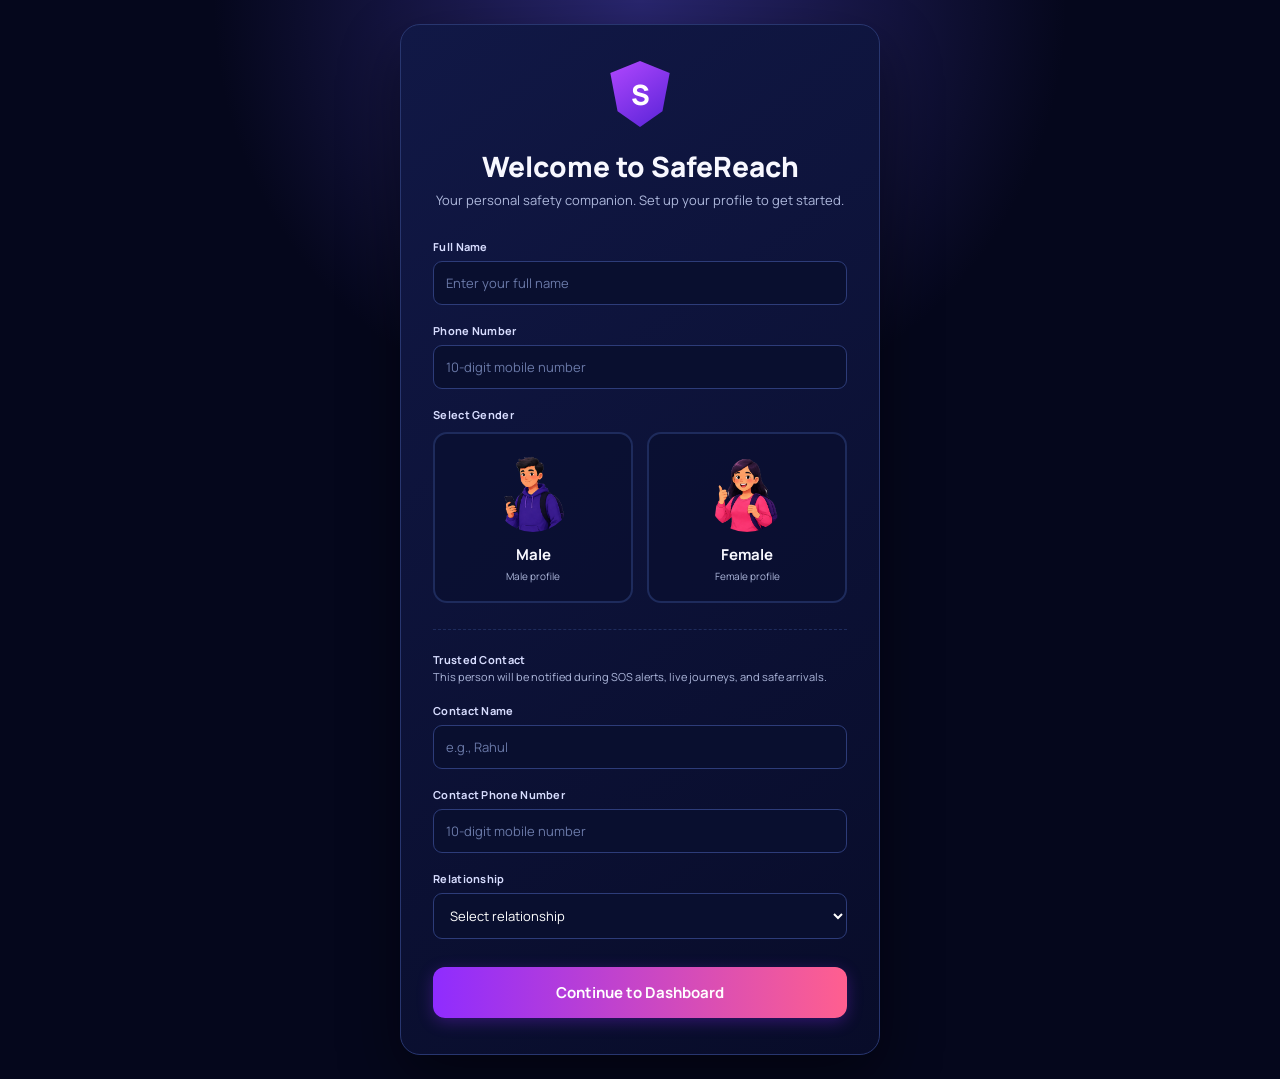
<file: trusted-contacts.html>
<!DOCTYPE html>
<html lang="en">
<head>
  <meta charset="UTF-8">
  <meta name="viewport" content="width=device-width, initial-scale=1.0">
  <meta name="description" content="SafeReach — Manage your trusted emergency contacts.">
  <title>SafeReach | Trusted Contacts</title>
  <link rel="stylesheet" href="shared.css">
  <link rel="stylesheet" href="mobile.css">
  <style>
    .page-head {
      display: flex;
      align-items: flex-end;
      justify-content: space-between;
      gap: 16px;
      margin-bottom: 22px;
    }

    /* Info Banner */
    .info-banner {
      margin-bottom: 20px;
      padding: 14px 16px;
      border: 1px solid #315084;
      border-radius: 12px;
      color: #cfe4ff;
      font-size: 12px;
      line-height: 1.6;
      background: rgba(11, 29, 67, 0.7);
      display: flex;
      gap: 12px;
      align-items: flex-start;
    }

    /* Grid */
    .contacts-grid {
      display: grid;
      grid-template-columns: repeat(2, 1fr);
      gap: 16px;
    }

    /* Contact Card */
    .contact-card {
      padding: 20px;
      border: 1px solid var(--border);
      border-radius: 16px;
      background: linear-gradient(145deg, #111846, #080c29);
      box-shadow: 0 14px 35px rgba(0, 0, 0, 0.28);
      transition: border-color 0.2s, box-shadow 0.2s;
    }

    .contact-card:hover { border-color: #3a5090; }

    .contact-card.primary {
      border-color: #3acb70;
      box-shadow: 0 0 0 1px rgba(58, 203, 112, 0.18), 0 14px 35px rgba(0, 0, 0, 0.28);
    }

    .contact-top {
      display: flex;
      align-items: center;
      gap: 12px;
      margin-bottom: 14px;
    }

    .c-avatar {
      width: 50px;
      height: 50px;
      display: grid;
      place-items: center;
      border-radius: 50%;
      font-size: 18px;
      font-weight: 800;
      color: white;
      flex-shrink: 0;
    }

    .c-avatar.pink   { background: linear-gradient(145deg, #ff7394, #7039e4); }
    .c-avatar.blue   { background: linear-gradient(145deg, #4aabff, #3156d8); }
    .c-avatar.green  { background: linear-gradient(145deg, #39d979, #118d50); }
    .c-avatar.orange { background: linear-gradient(145deg, #ffb347, #e06000); }
    .c-avatar.purple { background: linear-gradient(145deg, #c070ff, #6020cc); }

    .c-name { min-width: 0; flex: 1; }
    .c-name h2 { margin: 0; font-size: 15px; font-weight: 800; white-space: nowrap; overflow: hidden; text-overflow: ellipsis; }
    .c-name p  { margin: 3px 0 0; color: var(--muted); font-size: 10px; }

    .primary-badge {
      padding: 4px 8px;
      border-radius: 20px;
      color: #baffcb;
      font-size: 9px;
      font-weight: 800;
      background: #0e3522;
      border: 1px solid #1e6040;
      white-space: nowrap;
      flex-shrink: 0;
    }

    .contact-details {
      display: grid;
      gap: 6px;
      margin-bottom: 14px;
    }

    .detail-row {
      display: flex;
      justify-content: space-between;
      align-items: center;
      padding: 9px 12px;
      border: 1px solid var(--border2);
      border-radius: 8px;
      background: rgba(9, 15, 47, 0.6);
      font-size: 11px;
    }

    .detail-row span   { color: var(--muted); font-weight: 600; }
    .detail-row strong { color: white; font-weight: 700; }

    .alert-tags {
      display: flex;
      gap: 6px;
      flex-wrap: wrap;
      margin-bottom: 14px;
    }

    .alert-tag {
      padding: 3px 8px;
      border-radius: 20px;
      font-size: 9px;
      font-weight: 700;
      background: rgba(143, 44, 255, 0.12);
      color: #c580ff;
      border: 1px solid rgba(143, 44, 255, 0.25);
    }

    .card-actions {
      display: flex;
      gap: 8px;
    }

    .action-btn {
      flex: 1;
      padding: 9px 8px;
      border-radius: 9px;
      font: inherit;
      font-size: 11px;
      font-weight: 700;
      cursor: pointer;
      transition: all 0.2s;
    }

    .action-edit {
      border: 1px solid var(--border);
      background: rgba(9, 15, 47, 0.6);
      color: var(--muted);
    }
    .action-edit:hover { color: white; border-color: var(--purple); }

    .action-primary {
      border: 1px solid #2a6040;
      background: rgba(14, 53, 34, 0.5);
      color: #5eff92;
    }
    .action-primary.is-primary {
      background: rgba(14, 53, 34, 0.8);
      color: #baffcb;
    }
    .action-primary:hover { background: rgba(14, 53, 34, 0.9); }

    .action-remove {
      border: 1px solid rgba(237, 49, 86, 0.35);
      background: rgba(60, 12, 22, 0.5);
      color: #ff7090;
    }
    .action-remove:hover { background: rgba(80, 15, 30, 0.8); }

    /* Empty State */
    .empty-state {
      display: none;
      grid-column: 1 / -1;
      padding: 48px 24px;
      text-align: center;
      border: 1px dashed var(--border2);
      border-radius: 16px;
      color: var(--muted);
    }

    .empty-icon {
      width: 56px;
      height: 56px;
      display: grid;
      place-items: center;
      margin: 0 auto 16px;
      border-radius: 50%;
      background: rgba(143, 44, 255, 0.1);
      border: 1px solid rgba(143, 44, 255, 0.25);
    }

    .empty-state p { margin: 0 0 18px; font-size: 13px; }

    /* Form Grid in Modal */
    .form-grid { display: grid; gap: 14px; }

    @media (max-width: 700px) {
      .contacts-grid { grid-template-columns: 1fr; }
      .page-head { flex-direction: column; align-items: flex-start; }
    }
  </style>
</head>
<body>
<div class="sr-page sr-fade-in">

  <!-- Topbar -->
  <header class="sr-topbar">
    <a href="index.html" class="sr-brand" aria-label="SafeReach Home">
      <div class="sr-brand-mark">S</div>
      <div>
        <strong>SafeReach</strong>
        <small>Your Safety, Our Priority</small>
      </div>
    </a>
    <a href="index.html" class="sr-back-btn">
      <svg width="14" height="14" viewBox="0 0 24 24" fill="none" stroke="currentColor" stroke-width="2.5" stroke-linecap="round"><path d="M19 12H5M12 5l-7 7 7 7"/></svg>
      Back to Dashboard
    </a>
  </header>

  <!-- Page Head -->
  <div class="page-head">
    <div>
      <h1 style="margin:0; font-size:28px; font-weight:800;">Trusted Contacts</h1>
      <p style="margin:7px 0 0; color:var(--muted); font-size:13px; line-height:1.5;">
        These contacts will be notified during emergencies, live journeys, and safe arrivals.
      </p>
    </div>
    <button class="sr-btn sr-btn-primary" id="openAddModal" style="white-space:nowrap; flex-shrink:0;">
      <svg width="14" height="14" viewBox="0 0 24 24" fill="none" stroke="currentColor" stroke-width="2.5" stroke-linecap="round"><line x1="12" y1="5" x2="12" y2="19"/><line x1="5" y1="12" x2="19" y2="12"/></svg>
      Add Contact
    </button>
  </div>

  <!-- Info Banner -->
  <div class="info-banner">
    <svg width="16" height="16" viewBox="0 0 24 24" fill="none" stroke="#75bcff" stroke-width="2" stroke-linecap="round" stroke-linejoin="round" style="flex-shrink:0; margin-top:1px;"><circle cx="12" cy="12" r="10"/><line x1="12" y1="8" x2="12" y2="12"/><line x1="12" y1="16" x2="12.01" y2="16"/></svg>
    <span>Your primary contact will receive real-time location updates, SOS alerts, and safe arrival notifications during every journey. Contacts are stored locally in your browser.</span>
  </div>

  <!-- Contacts Grid -->
  <section class="contacts-grid" id="contactsGrid">
    <!-- Dynamically populated -->
    <div class="empty-state" id="emptyState">
      <div class="empty-icon">
        <svg width="24" height="24" viewBox="0 0 24 24" fill="none" stroke="#8f2cff" stroke-width="2" stroke-linecap="round" stroke-linejoin="round"><circle cx="12" cy="8" r="4"/><path d="M6 20v-2a6 6 0 0 1 12 0v2"/><line x1="19" y1="11" x2="19" y2="17"/><line x1="16" y1="14" x2="22" y2="14"/></svg>
      </div>
      <p>No trusted contacts yet. Add a contact to get started with journey safety.</p>
      <button class="sr-btn sr-btn-primary" onclick="document.getElementById('openAddModal').click()">Add First Contact</button>
    </div>
  </section>

</div>

<!-- Add/Edit Contact Modal -->
<div class="sr-modal-overlay" id="addModal" onclick="closeAddIfOverlay(event)">
  <div class="sr-modal">
    <h2 id="modalTitle">Add Trusted Contact</h2>
    <p>This contact will receive safety alerts and live location updates during your journeys.</p>

    <form id="contactForm">
      <div class="form-grid">
        <div>
          <label class="sr-label" for="contactName">Contact Name</label>
          <input class="sr-input" type="text" id="contactName" placeholder="e.g., Rahul" required>
        </div>
        <div>
          <label class="sr-label" for="contactPhone">Phone Number</label>
          <input class="sr-input" type="tel" id="contactPhone" placeholder="10-digit mobile number"
            maxlength="10" inputmode="numeric" required>
          <p id="phoneError" style="margin:5px 0 0; color:#ff7090; font-size:10px; display:none;">Please enter exactly 10 digits.</p>
        </div>
        <div>
          <label class="sr-label" for="contactRelation">Relationship</label>
          <select class="sr-select" id="contactRelation" required>
            <option value="">Select relationship</option>
            <option>Family</option>
            <option>Friend</option>
            <option>Parent</option>
            <option>Sibling</option>
            <option>Partner</option>
            <option>College Contact</option>
            <option>Colleague</option>
            <option>Other</option>
          </select>
        </div>
      </div>

      <div class="sr-modal-actions">
        <button type="button" class="sr-btn sr-btn-ghost" id="closeAddModal">Cancel</button>
        <button type="submit" class="sr-btn sr-btn-primary" id="saveContactBtn">Add Contact</button>
      </div>
    </form>
  </div>
</div>

<!-- Delete Confirm Modal -->
<div class="sr-modal-overlay" id="deleteModal">
  <div class="sr-modal">
    <h2>Remove Contact</h2>
    <p id="deleteMessage">Are you sure you want to remove this contact?</p>
    <div class="sr-modal-actions">
      <button class="sr-btn sr-btn-ghost" id="cancelDelete">Cancel</button>
      <button class="sr-btn sr-btn-danger" id="confirmDelete">Remove</button>
    </div>
  </div>
</div>

<!-- Toast -->
<div class="sr-toast" id="toast"></div>

<script>
  // ── Auth Guard ──
  if (!localStorage.getItem("safeReachName")) window.location.href = "welcome.html";

  const STORAGE_KEY = "safeReachTrustedContacts";
  const avatarColors = ["pink", "blue", "green", "orange", "purple"];

  let editingCard = null;
  let cardToDelete = null;

  // ── Toast ──
  function showToast(msg) {
    const t = document.getElementById("toast");
    t.textContent = msg;
    t.classList.add("show");
    setTimeout(() => t.classList.remove("show"), 3200);
  }

  // ── Storage ──
  function getContacts() {
    try { return JSON.parse(localStorage.getItem(STORAGE_KEY) || "[]"); }
    catch { return []; }
  }

  function persistContacts(contacts) {
    localStorage.setItem(STORAGE_KEY, JSON.stringify(contacts));
    // Update selectedContacts for journey form
    const primary = contacts.find(c => c.primary) || contacts[0];
    if (primary) localStorage.setItem("safeReachSelectedContacts", JSON.stringify(contacts));
    else localStorage.removeItem("safeReachSelectedContacts");
  }

  // ── Render ──
  function renderContacts() {
    const contacts = getContacts();
    const grid = document.getElementById("contactsGrid");
    const empty = document.getElementById("emptyState");

    // Clear existing cards
    grid.querySelectorAll(".contact-card").forEach(c => c.remove());

    if (contacts.length === 0) {
      empty.style.display = "block";
      return;
    }

    empty.style.display = "none";

    contacts.forEach((c, i) => {
      const card = buildCard(c, i);
      grid.appendChild(card);
    });
  }

  function buildCard(c, idx) {
    const article = document.createElement("article");
    article.className = "contact-card" + (c.primary ? " primary" : "");
    article.dataset.idx = idx;

    const colorClass = avatarColors[idx % avatarColors.length];
    const letter = c.name.charAt(0).toUpperCase();

    article.innerHTML = `
      <div class="contact-top">
        <div class="c-avatar ${colorClass}">${letter}</div>
        <div class="c-name">
          <h2>${escHtml(c.name)}</h2>
          <p>${escHtml(c.relationship)} · Trusted Contact</p>
        </div>
        ${c.primary ? '<span class="primary-badge">PRIMARY</span>' : ""}
      </div>

      <div class="contact-details">
        <div class="detail-row">
          <span>Phone</span>
          <strong>${formatPhone(c.phone)}</strong>
        </div>
        <div class="detail-row">
          <span>Relationship</span>
          <strong>${escHtml(c.relationship)}</strong>
        </div>
      </div>

      <div class="alert-tags">
        <span class="alert-tag">Live Location</span>
        <span class="alert-tag">SOS Alert</span>
        <span class="alert-tag">Safe Arrival</span>
      </div>

      <div class="card-actions">
        <button class="action-btn action-edit btn-edit">Edit</button>
        <button class="action-btn action-primary btn-primary ${c.primary ? "is-primary" : ""}">
          ${c.primary ? "Primary" : "Make Primary"}
        </button>
        <button class="action-btn action-remove btn-remove">Remove</button>
      </div>
    `;

    // Events
    article.querySelector(".btn-edit").addEventListener("click", () => openEdit(c, idx, article));
    article.querySelector(".btn-primary").addEventListener("click", () => setPrimary(idx));
    article.querySelector(".btn-remove").addEventListener("click", () => openDelete(c.name, article));

    return article;
  }

  function escHtml(str) {
    return String(str).replace(/[&<>"']/g, m => ({"&":"&amp;","<":"&lt;",">":"&gt;",'"':"&quot;","'":"&#39;"}[m]));
  }

  function formatPhone(p) {
    const s = String(p).replace(/\D/g, "");
    return s.length === 10 ? `${s.slice(0,5)} ${s.slice(5)}` : p;
  }

  // ── Add Modal ──
  document.getElementById("openAddModal").addEventListener("click", openAdd);

  function openAdd() {
    editingCard = null;
    document.getElementById("modalTitle").textContent = "Add Trusted Contact";
    document.getElementById("saveContactBtn").textContent = "Add Contact";
    document.getElementById("contactForm").reset();
    document.getElementById("phoneError").style.display = "none";
    document.getElementById("addModal").classList.add("open");
    document.getElementById("contactName").focus();
  }

  function openEdit(c, idx, card) {
    editingCard = { c, idx, card };
    document.getElementById("modalTitle").textContent = "Edit Contact";
    document.getElementById("saveContactBtn").textContent = "Save Changes";
    document.getElementById("contactName").value = c.name;
    document.getElementById("contactPhone").value = c.phone;
    document.getElementById("contactRelation").value = c.relationship;
    document.getElementById("phoneError").style.display = "none";
    document.getElementById("addModal").classList.add("open");
    document.getElementById("contactName").focus();
  }

  document.getElementById("closeAddModal").addEventListener("click", () => {
    document.getElementById("addModal").classList.remove("open");
  });

  function closeAddIfOverlay(e) {
    if (e.target === document.getElementById("addModal")) {
      document.getElementById("addModal").classList.remove("open");
    }
  }

  // Phone input sanitize
  document.getElementById("contactPhone").addEventListener("input", function () {
    this.value = this.value.replace(/\D/g, "").slice(0, 10);
    if (this.value.length === 10 || this.value.length === 0) {
      document.getElementById("phoneError").style.display = "none";
    }
  });

  // ── Form Submit ──
  document.getElementById("contactForm").addEventListener("submit", e => {
    e.preventDefault();

    const name     = document.getElementById("contactName").value.trim();
    const phone    = document.getElementById("contactPhone").value.trim();
    const relation = document.getElementById("contactRelation").value;

    if (!name || name.length < 2) return showToast("Please enter a valid contact name.");
    if (phone.length !== 10) {
      document.getElementById("phoneError").style.display = "block";
      document.getElementById("contactPhone").focus();
      return;
    }
    if (!relation) return showToast("Please select a relationship type.");

    const contacts = getContacts();

    // Duplicate check
    const dupIdx = contacts.findIndex((c, i) => {
      if (editingCard && i === editingCard.idx) return false;
      return c.phone === phone || c.name.toLowerCase() === name.toLowerCase();
    });
    if (dupIdx !== -1) return showToast("A contact with the same name or phone already exists.");

    if (editingCard) {
      contacts[editingCard.idx] = { ...contacts[editingCard.idx], name, phone, relationship: relation };
      persistContacts(contacts);
      showToast(`${name} updated successfully.`);
    } else {
      const isPrimary = contacts.length === 0;
      contacts.push({ name, phone, relationship: relation, primary: isPrimary });
      persistContacts(contacts);
      showToast(`${name} added as a trusted contact.`);
    }

    document.getElementById("addModal").classList.remove("open");
    renderContacts();
  });

  // ── Set Primary ──
  function setPrimary(idx) {
    const contacts = getContacts();
    contacts.forEach((c, i) => c.primary = (i === idx));
    persistContacts(contacts);
    showToast(`${contacts[idx].name} is now your primary contact.`);
    renderContacts();
  }

  // ── Delete ──
  function openDelete(name, card) {
    cardToDelete = card;
    document.getElementById("deleteMessage").textContent = `Remove "${name}" from your trusted contacts?`;
    document.getElementById("deleteModal").classList.add("open");
  }

  document.getElementById("cancelDelete").addEventListener("click", () => {
    document.getElementById("deleteModal").classList.remove("open");
    cardToDelete = null;
  });

  document.getElementById("deleteModal").addEventListener("click", e => {
    if (e.target === document.getElementById("deleteModal")) {
      document.getElementById("deleteModal").classList.remove("open");
      cardToDelete = null;
    }
  });

  document.getElementById("confirmDelete").addEventListener("click", () => {
    if (!cardToDelete) return;
    const idx = parseInt(cardToDelete.dataset.idx);
    const contacts = getContacts();
    const name = contacts[idx]?.name;
    contacts.splice(idx, 1);
    // If removed primary, reassign
    if (contacts.length > 0 && !contacts.some(c => c.primary)) {
      contacts[0].primary = true;
    }
    persistContacts(contacts);
    document.getElementById("deleteModal").classList.remove("open");
    cardToDelete = null;
    showToast(name ? `${name} was removed.` : "Contact removed.");
    renderContacts();
  });

  document.addEventListener("keydown", e => {
    if (e.key === "Escape") {
      document.getElementById("addModal").classList.remove("open");
      document.getElementById("deleteModal").classList.remove("open");
    }
  });

  // ── Init ──
  renderContacts();
</script>
  <!-- Mobile Bottom Navigation -->
  <nav class="mobile-bottom-nav" aria-label="Mobile navigation">
    <a href="index.html" class="mob-nav-item">
      <svg width="22" height="22" viewBox="0 0 24 24" fill="none" stroke="currentColor" stroke-width="2" stroke-linecap="round" stroke-linejoin="round"><path d="M3 9l9-7 9 7v11a2 2 0 0 1-2 2H5a2 2 0 0 1-2-2z"/><polyline points="9 22 9 12 15 12 15 22"/></svg>
      Home
    </a>
    <a href="start-journey.html" class="mob-nav-item">
      <svg width="22" height="22" viewBox="0 0 24 24" fill="none" stroke="currentColor" stroke-width="2" stroke-linecap="round" stroke-linejoin="round"><polygon points="3 11 22 2 13 21 11 13 3 11"/></svg>
      Journey
    </a>
    <a href="safety-map.html" class="mob-nav-item">
      <svg width="22" height="22" viewBox="0 0 24 24" fill="none" stroke="currentColor" stroke-width="2" stroke-linecap="round" stroke-linejoin="round"><path d="M21 10c0 7-9 13-9 13s-9-6-9-13a9 9 0 0 1 18 0z"/><circle cx="12" cy="10" r="3"/></svg>
      Map
    </a>
    <a href="sos.html" class="mob-nav-item mob-nav-sos">
      <svg width="22" height="22" viewBox="0 0 24 24" fill="none" stroke="currentColor" stroke-width="2.5" stroke-linecap="round" stroke-linejoin="round"><path d="M10.29 3.86L1.82 18a2 2 0 0 0 1.71 3h16.94a2 2 0 0 0 1.71-3L13.71 3.86a2 2 0 0 0-3.42 0z"/><line x1="12" y1="9" x2="12" y2="13"/><line x1="12" y1="17" x2="12.01" y2="17"/></svg>
      SOS
    </a>
    <a href="settings.html" class="mob-nav-item active">
      <svg width="22" height="22" viewBox="0 0 24 24" fill="none" stroke="currentColor" stroke-width="2" stroke-linecap="round" stroke-linejoin="round"><circle cx="12" cy="12" r="3"/><path d="M19.4 15a1.65 1.65 0 0 0 .33 1.82l.06.06a2 2 0 0 1-2.83 2.83l-.06-.06a1.65 1.65 0 0 0-1.82-.33 1.65 1.65 0 0 0-1 1.51V21a2 2 0 0 1-4 0v-.09A1.65 1.65 0 0 0 9 19.4a1.65 1.65 0 0 0-1.82.33l-.06.06a2 2 0 0 1-2.83-2.83l-.06-.06A1.65 1.65 0 0 0 4.68 15a1.65 1.65 0 0 0-1.51-1H3a2 2 0 0 1 0-4h.09A1.65 1.65 0 0 0 4.6 9a1.65 1.65 0 0 0-.33-1.82l-.06-.06a2 2 0 0 1 2.83-2.83l.06.06A1.65 1.65 0 0 0 9 4.68a1.65 1.65 0 0 0 1-1.51V3a2 2 0 0 1 4 0v.09a1.65 1.65 0 0 0 1 1.51 1.65 1.65 0 0 0 1.82-.33l.06-.06a2 2 0 0 1 2.83 2.83l-.06.06A1.65 1.65 0 0 0 19.4 9a1.65 1.65 0 0 0 1.51 1H21a2 2 0 0 1 0 4h-.09a1.65 1.65 0 0 0-1.51 1z"/></svg>
      Settings
    </a>
  </nav>
</body>
</html>
</file>
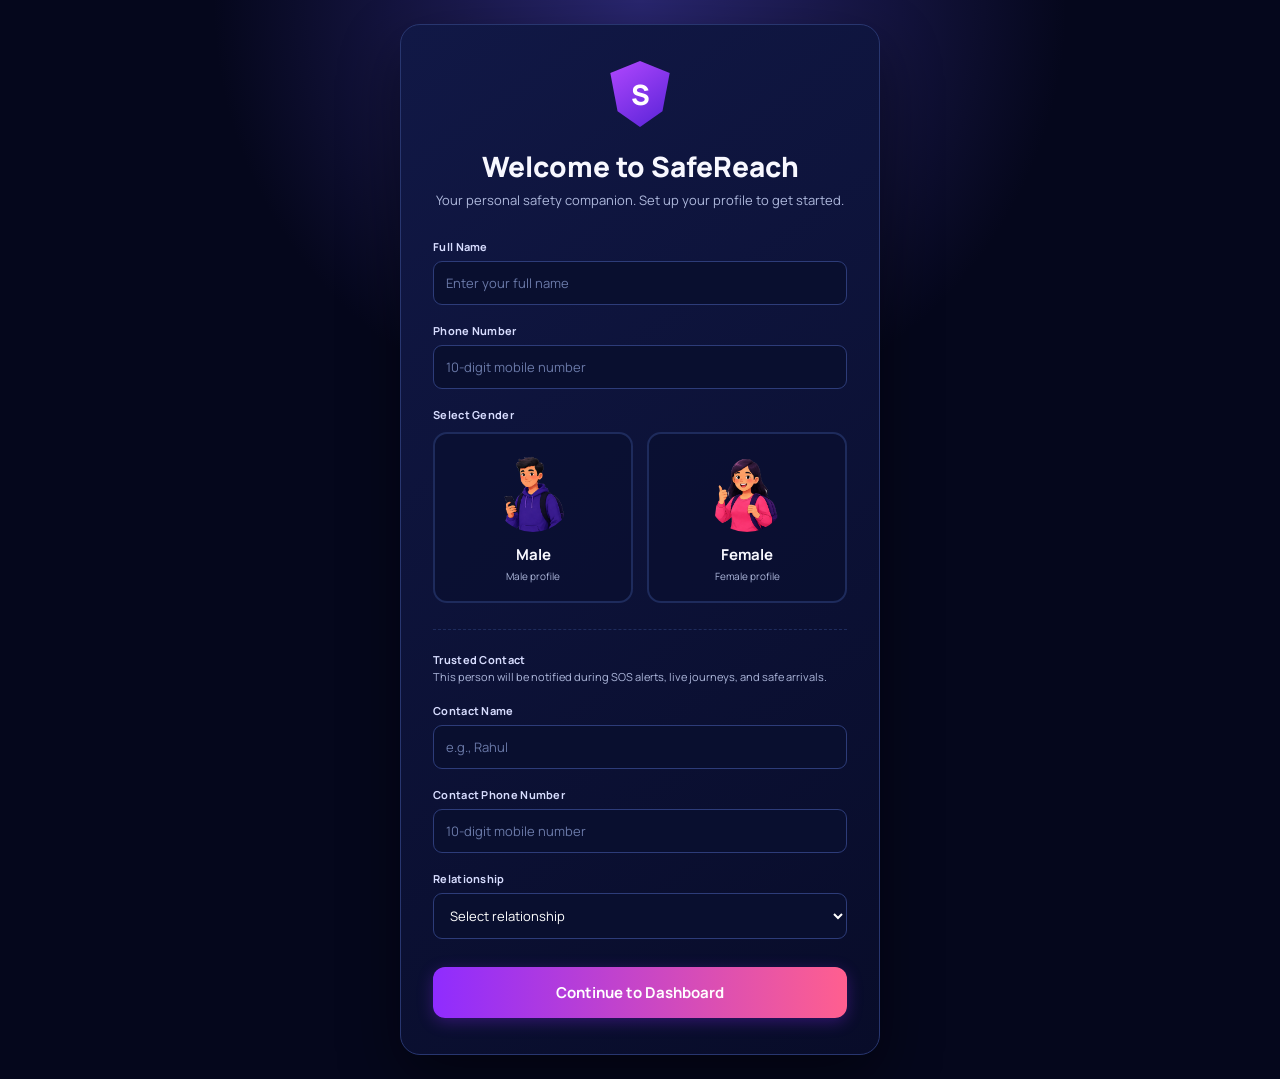
<file: welcome.html>
<!DOCTYPE html>
<html lang="en">
<head>
  <meta charset="UTF-8">
  <meta name="viewport" content="width=device-width, initial-scale=1.0">
  <meta name="description" content="SafeReach — Set up your profile and start your safe journey tracking experience.">
  <title>SafeReach | Welcome</title>
  <link rel="stylesheet" href="shared.css">
  <link rel="stylesheet" href="mobile.css">
  <style>
    body {
      display: flex;
      justify-content: center;
      align-items: center;
      padding: 24px 16px;
    }

    .welcome-box {
      width: min(480px, 100%);
      padding: 36px 32px;
      border: 1px solid var(--border);
      border-radius: 20px;
      background: linear-gradient(145deg, #111846, #080c29);
      box-shadow: 0 24px 60px rgba(0, 0, 0, 0.45);
      animation: sr-fade-in 0.5s ease;
    }

    .welcome-logo {
      width: 66px;
      height: 66px;
      display: grid;
      place-items: center;
      margin: 0 auto 20px;
      font-size: 28px;
      font-weight: 800;
      color: white;
      background: linear-gradient(145deg, #b348ff, #5522d6);
      clip-path: polygon(50% 0%, 95% 18%, 84% 76%, 50% 100%, 16% 76%, 5% 18%);
    }

    .welcome-title {
      text-align: center;
      margin: 0 0 6px;
      font-size: 28px;
      font-weight: 800;
    }

    .welcome-sub {
      text-align: center;
      color: var(--muted);
      font-size: 13px;
      margin: 0 0 28px;
      line-height: 1.5;
    }

    .field-group { margin-top: 18px; }

    .gender-grid {
      display: grid;
      grid-template-columns: 1fr 1fr;
      gap: 14px;
      margin-top: 10px;
    }

    .gender-card {
      border: 2px solid var(--border2);
      border-radius: 14px;
      padding: 18px 12px;
      text-align: center;
      cursor: pointer;
      background: rgba(9, 15, 47, 0.7);
      transition: all 0.2s ease;
      user-select: none;
    }

    .gender-card:hover {
      border-color: var(--purple);
      background: rgba(143, 44, 255, 0.08);
    }

    .gender-card.selected {
      border-color: var(--purple);
      background: rgba(143, 44, 255, 0.12);
      box-shadow: 0 0 0 3px rgba(143, 44, 255, 0.2);
    }

    .gender-icon {
      width: 80px;
      height: 80px;
      border-radius: 50%;
      margin: 0 auto 12px;
      display: grid;
      place-items: center;
      overflow: hidden;
      background: transparent;
    }
    .gender-icon img {
      width: 100%;
      height: 100%;
      object-fit: cover;
    }

    .gender-icon-male   { background: transparent; }
    .gender-icon-female { background: transparent; }

    .gender-card h3 {
      margin: 0;
      font-size: 15px;
      font-weight: 700;
    }

    .gender-card p {
      margin: 4px 0 0;
      color: var(--muted);
      font-size: 10px;
    }

    /* Validation Overlay */
    .val-overlay {
      position: fixed;
      inset: 0;
      display: none;
      place-items: center;
      padding: 18px;
      background: rgba(0, 0, 0, 0.7);
      backdrop-filter: blur(4px);
      z-index: 999;
    }

    .val-overlay.show { display: grid; }

    .val-box {
      width: min(380px, 100%);
      padding: 30px;
      text-align: center;
      border: 1px solid #5b3a90;
      border-radius: 18px;
      background: linear-gradient(145deg, #17134b, #090d2b);
      box-shadow: 0 0 40px rgba(143, 44, 255, 0.35);
      animation: sr-modal-in 0.25s ease;
    }

    .val-icon {
      width: 52px;
      height: 52px;
      display: grid;
      place-items: center;
      margin: 0 auto 16px;
      border-radius: 50%;
      background: rgba(237, 49, 86, 0.12);
      border: 1px solid rgba(237, 49, 86, 0.35);
    }

    .val-box h2 { margin: 0 0 10px; font-size: 20px; }

    .val-box p {
      margin: 0 0 22px;
      color: var(--muted);
      font-size: 13px;
      line-height: 1.5;
    }

    @media (max-width: 480px) {
      .welcome-box { padding: 28px 20px; }
      .welcome-title { font-size: 24px; }
    }
  </style>
</head>
<body>

<div class="welcome-box">
  <div class="welcome-logo">S</div>
  <h1 class="welcome-title">Welcome to SafeReach</h1>
  <p class="welcome-sub">Your personal safety companion. Set up your profile to get started.</p>

  <div class="field-group">
    <label class="sr-label" for="name">Full Name</label>
    <input class="sr-input" type="text" id="name" placeholder="Enter your full name" autocomplete="name">
  </div>

  <div class="field-group">
    <label class="sr-label" for="phone">Phone Number</label>
    <input class="sr-input" type="tel" id="phone" placeholder="10-digit mobile number"
      maxlength="10" inputmode="numeric"
      oninput="this.value=this.value.replace(/[^0-9]/g,'').slice(0,10)">
  </div>

  <div class="field-group">
    <label class="sr-label">Select Gender</label>
    <div class="gender-grid">
      <div class="gender-card" id="maleCard" data-gender="male" onclick="selectGender('male')">
        <div class="gender-icon gender-icon-male">
          <img src="assets/avatars/male.png" alt="Male" />
        </div>
        <h3>Male</h3>
        <p>Male profile</p>
      </div>
      <div class="gender-card" id="femaleCard" data-gender="female" onclick="selectGender('female')">
        <div class="gender-icon gender-icon-female">
          <img src="assets/avatars/female.png" alt="Female" />
        </div>
        <h3>Female</h3>
        <p>Female profile</p>
      </div>
    </div>
  </div>

  <div class="field-group" style="margin-top: 26px; padding-top: 22px; border-top: 1px dashed var(--border2);">
    <label class="sr-label" style="display:block; margin-bottom:2px;">Trusted Contact</label>
    <p style="margin: 0 0 12px; color: var(--muted); font-size: 11px; line-height: 1.5;">
      This person will be notified during SOS alerts, live journeys, and safe arrivals.
    </p>
  </div>

  <div class="field-group">
    <label class="sr-label" for="tcName">Contact Name</label>
    <input class="sr-input" type="text" id="tcName" placeholder="e.g., Rahul" autocomplete="off">
  </div>

  <div class="field-group">
    <label class="sr-label" for="tcPhone">Contact Phone Number</label>
    <input class="sr-input" type="tel" id="tcPhone" placeholder="10-digit mobile number"
      maxlength="10" inputmode="numeric"
      oninput="this.value=this.value.replace(/[^0-9]/g,'').slice(0,10)">
  </div>

  <div class="field-group">
    <label class="sr-label" for="tcRelation">Relationship</label>
    <select class="sr-select" id="tcRelation">
      <option value="">Select relationship</option>
      <option>Family</option>
      <option>Friend</option>
      <option>Parent</option>
      <option>Sibling</option>
      <option>Partner</option>
      <option>College Contact</option>
      <option>Colleague</option>
      <option>Other</option>
    </select>
  </div>

  <button class="sr-btn sr-btn-primary sr-btn-full" id="continueBtn" style="margin-top: 28px; padding: 15px; font-size: 15px; border-radius: 12px;">
    Continue to Dashboard
  </button>
</div>

<!-- Validation Overlay -->
<div class="val-overlay" id="valOverlay" onclick="closeVal(event)">
  <div class="val-box">
    <div class="val-icon">
      <svg width="24" height="24" viewBox="0 0 24 24" fill="none" stroke="#ed3156" stroke-width="2.5" stroke-linecap="round" stroke-linejoin="round">
        <circle cx="12" cy="12" r="10"/><line x1="12" y1="8" x2="12" y2="12"/><line x1="12" y1="16" x2="12.01" y2="16"/>
      </svg>
    </div>
    <h2>Incomplete Info</h2>
    <p id="valMsg"></p>
    <button class="sr-btn sr-btn-primary" onclick="closeVal()" style="width:100%">Got It</button>
  </div>
</div>

<script>
  // If user already registered, redirect to dashboard
  if (localStorage.getItem("safeReachName")) {
    window.location.href = "index.html";
  }

  let selectedGender = "";

  function selectGender(gender) {
    selectedGender = gender;
    document.getElementById("maleCard").classList.toggle("selected", gender === "male");
    document.getElementById("femaleCard").classList.toggle("selected", gender === "female");
  }

  function showVal(msg) {
    document.getElementById("valMsg").textContent = msg;
    document.getElementById("valOverlay").classList.add("show");
  }

  function closeVal(e) {
    if (!e || e.target === document.getElementById("valOverlay")) {
      document.getElementById("valOverlay").classList.remove("show");
    }
  }

  document.addEventListener("keydown", e => {
    if (e.key === "Escape") document.getElementById("valOverlay").classList.remove("show");
  });

  document.getElementById("continueBtn").addEventListener("click", () => {
    const name  = document.getElementById("name").value.trim();
    const phone = document.getElementById("phone").value.trim();

    const tcName     = document.getElementById("tcName").value.trim();
    const tcPhone    = document.getElementById("tcPhone").value.trim();
    const tcRelation = document.getElementById("tcRelation").value;

    if (!name)              return showVal("Please enter your full name.");
    if (name.length < 2)   return showVal("Name must be at least 2 characters.");
    if (phone.length !== 10) return showVal("Please enter a valid 10-digit phone number.");
    if (!selectedGender)   return showVal("Please select your gender to continue.");

    if (!tcName || tcName.length < 2) return showVal("Please enter your trusted contact's name.");
    if (tcPhone.length !== 10)        return showVal("Please enter a valid 10-digit phone number for your trusted contact.");
    if (!tcRelation)                  return showVal("Please select your relationship with the trusted contact.");
    if (tcPhone === phone)            return showVal("Trusted contact number must be different from your own phone number.");

    localStorage.setItem("safeReachName",   name);
    localStorage.setItem("safeReachPhone",  phone);
    localStorage.setItem("safeReachGender", selectedGender);
    localStorage.setItem("safeReachSetupDone", "true");

    // Save the trusted contact using the same storage schema as trusted-contacts.html
    const TC_STORAGE_KEY = "safeReachTrustedContacts";
    let contacts = [];
    try { contacts = JSON.parse(localStorage.getItem(TC_STORAGE_KEY) || "[]"); }
    catch { contacts = []; }

    const newContact = { name: tcName, phone: tcPhone, relationship: tcRelation, primary: true };

    // If this contact (by phone) already exists, update it; otherwise add it as primary
    const existingIdx = contacts.findIndex(c => c.phone === tcPhone);
    if (existingIdx !== -1) {
      contacts[existingIdx] = { ...contacts[existingIdx], ...newContact };
    } else {
      contacts.forEach(c => c.primary = false);
      contacts.unshift(newContact);
    }

    localStorage.setItem(TC_STORAGE_KEY, JSON.stringify(contacts));
    localStorage.setItem("safeReachSelectedContacts", JSON.stringify(contacts));

    window.location.href = "index.html";
  });
</script>
  <!-- Mobile Bottom Navigation -->
  <nav class="mobile-bottom-nav" aria-label="Mobile navigation">
    <a href="index.html" class="mob-nav-item active">
      <svg width="22" height="22" viewBox="0 0 24 24" fill="none" stroke="currentColor" stroke-width="2" stroke-linecap="round" stroke-linejoin="round"><path d="M3 9l9-7 9 7v11a2 2 0 0 1-2 2H5a2 2 0 0 1-2-2z"/><polyline points="9 22 9 12 15 12 15 22"/></svg>
      Home
    </a>
    <a href="start-journey.html" class="mob-nav-item">
      <svg width="22" height="22" viewBox="0 0 24 24" fill="none" stroke="currentColor" stroke-width="2" stroke-linecap="round" stroke-linejoin="round"><polygon points="3 11 22 2 13 21 11 13 3 11"/></svg>
      Journey
    </a>
    <a href="safety-map.html" class="mob-nav-item">
      <svg width="22" height="22" viewBox="0 0 24 24" fill="none" stroke="currentColor" stroke-width="2" stroke-linecap="round" stroke-linejoin="round"><path d="M21 10c0 7-9 13-9 13s-9-6-9-13a9 9 0 0 1 18 0z"/><circle cx="12" cy="10" r="3"/></svg>
      Map
    </a>
    <a href="sos.html" class="mob-nav-item mob-nav-sos">
      <svg width="22" height="22" viewBox="0 0 24 24" fill="none" stroke="currentColor" stroke-width="2.5" stroke-linecap="round" stroke-linejoin="round"><path d="M10.29 3.86L1.82 18a2 2 0 0 0 1.71 3h16.94a2 2 0 0 0 1.71-3L13.71 3.86a2 2 0 0 0-3.42 0z"/><line x1="12" y1="9" x2="12" y2="13"/><line x1="12" y1="17" x2="12.01" y2="17"/></svg>
      SOS
    </a>
    <a href="settings.html" class="mob-nav-item">
      <svg width="22" height="22" viewBox="0 0 24 24" fill="none" stroke="currentColor" stroke-width="2" stroke-linecap="round" stroke-linejoin="round"><circle cx="12" cy="12" r="3"/><path d="M19.4 15a1.65 1.65 0 0 0 .33 1.82l.06.06a2 2 0 0 1-2.83 2.83l-.06-.06a1.65 1.65 0 0 0-1.82-.33 1.65 1.65 0 0 0-1 1.51V21a2 2 0 0 1-4 0v-.09A1.65 1.65 0 0 0 9 19.4a1.65 1.65 0 0 0-1.82.33l-.06.06a2 2 0 0 1-2.83-2.83l-.06-.06A1.65 1.65 0 0 0 4.68 15a1.65 1.65 0 0 0-1.51-1H3a2 2 0 0 1 0-4h.09A1.65 1.65 0 0 0 4.6 9a1.65 1.65 0 0 0-.33-1.82l-.06-.06a2 2 0 0 1 2.83-2.83l.06.06A1.65 1.65 0 0 0 9 4.68a1.65 1.65 0 0 0 1-1.51V3a2 2 0 0 1 4 0v.09a1.65 1.65 0 0 0 1 1.51 1.65 1.65 0 0 0 1.82-.33l.06-.06a2 2 0 0 1 2.83 2.83l-.06.06A1.65 1.65 0 0 0 19.4 9a1.65 1.65 0 0 0 1.51 1H21a2 2 0 0 1 0 4h-.09a1.65 1.65 0 0 0-1.51 1z"/></svg>
      Settings
    </a>
  </nav>
</body>
</html>
</file>
<file: style.css>
@import url("https://fonts.googleapis.com/css2?family=Manrope:wght@400;500;600;700;800&display=swap");

:root {
  --background: #05071c;
  --sidebar: #0a0d2c;
  --card: #0e143d;
  --card-dark: #080c28;
  --border: #28366f;
  --purple: #8f2cff;
  --purple-light: #b73cff;
  --pink: #ff5f8f;
  --green: #1dcc63;
  --orange: #ff9e38;
  --red: #ed3156;
  --blue: #3185ff;
  --text: #f8f8ff;
  --muted: #aeb8dc;
}

* {
  box-sizing: border-box;
}

body {
  margin: 0;
  min-width: 320px;
  color: var(--text);
  background:
    radial-gradient(circle at 48% 0%, #25276d 0%, transparent 30%),
    var(--background);
  font-family: "Manrope", Arial, sans-serif;
}

button {
  font: inherit;
}

button:hover {
  filter: brightness(1.1);
}

.app-shell {
  min-height: 100vh;
  display: grid;
  grid-template-columns: 190px 1fr;
  gap: 10px;
  padding: 10px;
}

.card,
.sidebar {
  border: 1px solid var(--border);
  background: linear-gradient(145deg, #111846, #080b29);
  box-shadow: 0 15px 35px rgba(0, 0, 0, 0.3);
}

.sidebar {
  border-radius: 15px;
  padding: 16px 10px;
  display: flex;
  flex-direction: column;
}

.brand {
  display: flex;
  align-items: center;
  gap: 9px;
  padding: 0 7px;
}

.brand-logo {
  width: 33px;
  height: 39px;
  display: grid;
  place-items: center;
  font-weight: 800;
  color: white;
  background: linear-gradient(145deg, #b048ff, #5120ce);
  clip-path: polygon(50% 0%, 95% 18%, 84% 76%, 50% 100%, 16% 76%, 5% 18%);
}

.brand h1 {
  margin: 0;
  font-size: 20px;
}

.brand p {
  margin: 2px 0 0;
  font-size: 8px;
  color: var(--muted);
}

.sidebar-nav {
  display: grid;
  gap: 6px;
  margin-top: 28px;
}

.nav-item {
  border: 0;
  border-radius: 9px;
  padding: 10px 12px;
  color: var(--muted);
  text-align: left;
  cursor: pointer;
  background: transparent;
  font-size: 12px;
}

.nav-item:hover,
.nav-item.active {
  color: white;
  background: linear-gradient(90deg, #5e2ae0, #a52dff);
}

.emergency-card {
  margin-top: auto;
  padding: 13px 9px;
  text-align: center;
  border: 1px solid #3c326c;
  border-radius: 12px;
  background: #0e1234;
}

.emergency-title {
  margin: 0;
  font-size: 12px;
  font-weight: 800;
}

.emergency-text {
  margin: 6px 0 11px;
  color: var(--muted);
  font-size: 10px;
}

.sos-button,
.primary-button,
.safe-button,
.help-button,
.late-button,
.cancel-button {
  border: 0;
  color: white;
  cursor: pointer;
  border-radius: 9px;
  padding: 10px 14px;
  font-weight: 700;
}

.sos-button {
  width: 100%;
  background: linear-gradient(135deg, #ff4e78, #c60c42);
}

.main-content {
  min-width: 0;
}

.topbar {
  min-height: 58px;
  display: flex;
  justify-content: space-between;
  align-items: center;
}

.topbar-actions {
  display: flex;
  align-items: center;
  gap: 10px;
}

.weather-chip,
.icon-button,
.profile-chip,
.filter-button {
  border: 1px solid #2d3a73;
  border-radius: 9px;
  color: white;
  background: #111842;
}

.weather-chip {
  display: flex;
  align-items: center;
  gap: 7px;
  padding: 7px 10px;
  font-size: 11px;
}

.weather-icon {
  font-size: 18px;
  color: #ffbf45;
}

.weather-chip small {
  display: block;
  color: var(--muted);
  font-size: 9px;
}

.icon-button,
.profile-chip,
.filter-button {
  padding: 9px 12px;
  cursor: pointer;
  font-size: 11px;
}

.profile-chip {
  display: flex;
  align-items: center;
  gap: 7px;
}

.profile-avatar {
  width: 23px;
  height: 23px;
  display: grid;
  place-items: center;
  border-radius: 50%;
  background: linear-gradient(135deg, #ff7896, #6a3eff);
  font-size: 10px;
  font-weight: 800;
}

.main-grid {
  display: grid;
  grid-template-columns: 1.15fr 0.95fr;
  gap: 10px;
}

.hero-card,
.map-card {
  min-height: 330px;
  border-radius: 15px;
}

.hero-card {
  position: relative;
  overflow: hidden;
  padding: 23px;
}

.stars {
  position: absolute;
  inset: 0;
  opacity: 0.7;
  background-image:
    radial-gradient(circle, white 1px, transparent 1px),
    radial-gradient(circle, white 1px, transparent 1px),
    radial-gradient(circle, white 1px, transparent 1px);
  background-size: 110px 90px, 160px 130px, 200px 170px;
  background-position: 15px 10px, 75px 45px, 130px 5px;
}

.hero-content {
  position: relative;
  z-index: 2;
}

.welcome-text {
  margin: 0;
  color: #d8dcf6;
  font-size: 20px;
  font-weight: 700;
}

.hero-card h2 {
  margin: 2px 0 7px;
  font-size: 37px;
}

.hero-subtext {
  color: var(--muted);
  font-size: 12px;
}

.hero-message {
  width: 280px;
  margin-top: 25px;
  padding: 18px;
  display: flex;
  gap: 13px;
  border: 1px solid #7541d5;
  border-radius: 14px;
  background: linear-gradient(145deg, #29105e, #160d3d);
}

.shield-icon {
  width: 48px;
  height: 55px;
  display: grid;
  place-items: center;
  flex-shrink: 0;
  color: white;
  font-size: 24px;
  background: linear-gradient(145deg, #a648ff, #5c25d8);
  clip-path: polygon(50% 0%, 95% 18%, 84% 76%, 50% 100%, 16% 76%, 5% 18%);
}

.hero-message strong,
.hero-message span {
  display: block;
  font-size: 16px;
}

.hero-message p {
  margin: 9px 0;
  color: #c9c7e7;
  font-size: 10px;
  line-height: 1.4;
}

.primary-button {
  background: linear-gradient(90deg, var(--purple), var(--pink));
}

.primary-button span {
  display: inline;
  margin-left: 8px;
}

.city-skyline {
  position: absolute;
  right: 0;
  bottom: 0;
  width: 56%;
  height: 48%;
  opacity: 0.85;
  background:
    linear-gradient(90deg, transparent 0 4%, #33257f 4% 11%, transparent 11% 14%, #3b2d90 14% 20%, transparent 20% 25%, #2c2678 25% 32%, transparent 32% 37%, #443399 37% 46%, transparent 46% 51%, #342680 51% 59%, transparent 59% 64%, #4a3598 64% 74%, transparent 74% 80%, #2f2677 80% 89%, transparent 89%);
  clip-path: polygon(0 65%, 8% 65%, 8% 28%, 16% 28%, 16% 72%, 27% 72%, 27% 0, 38% 0, 38% 52%, 50% 52%, 50% 20%, 60% 20%, 60% 70%, 73% 70%, 73% 8%, 85% 8%, 85% 53%, 100% 53%, 100% 100%, 0 100%);
}

.male-avatar {
  position: absolute;
  width: 170px;
  height: 250px;
}

.hero-avatar {
  right: 14%;
  bottom: -5px;
  z-index: 2;
}

.hair {
  position: absolute;
  top: 10px;
  left: 42px;
  width: 90px;
  height: 55px;
  border-radius: 60px 60px 24px 24px;
  background: #161329;
  transform: rotate(-8deg);
  z-index: 3;
}

.face {
  position: absolute;
  top: 27px;
  left: 47px;
  width: 78px;
  height: 92px;
  border: 4px solid #1b1630;
  border-radius: 47% 47% 45% 45%;
  background: #f0a57d;
  z-index: 2;
}

.neck {
  position: absolute;
  top: 108px;
  left: 70px;
  width: 30px;
  height: 35px;
  background: #e69772;
}

.hoodie {
  position: absolute;
  left: 15px;
  bottom: 0;
  width: 145px;
  height: 140px;
  border: 4px solid #1b1630;
  border-radius: 58px 58px 8px 8px;
  background: linear-gradient(90deg, #27125d, #5123bb);
}

.arm {
  position: absolute;
  right: 0;
  top: 118px;
  width: 42px;
  height: 105px;
  border-radius: 22px;
  background: #f0a57d;
  transform: rotate(18deg);
  z-index: 4;
}

.phone {
  position: absolute;
  right: 4px;
  top: 108px;
  width: 25px;
  height: 55px;
  border: 3px solid #9aa1c2;
  border-radius: 6px;
  background: #101323;
  transform: rotate(17deg);
  z-index: 5;
}

.map-card {
  padding: 15px;
}

.map-heading {
  display: flex;
  justify-content: space-between;
  align-items: start;
}

.map-heading h2 {
  margin: 0;
  font-size: 19px;
}

.map-heading p {
  margin: 4px 0 0;
  color: var(--muted);
  font-size: 10px;
}

.map-area {
  position: relative;
  height: 215px;
  margin-top: 14px;
  overflow: hidden;
  border-radius: 12px;
  background: linear-gradient(135deg, #153147, #111f3d);
}

.map-grid-lines {
  position: absolute;
  inset: 0;
  opacity: 0.55;
  background:
    repeating-linear-gradient(0deg, transparent 0 26px, #ffffff14 27px 28px),
    repeating-linear-gradient(90deg, transparent 0 32px, #ffffff14 33px 34px);
  transform: rotate(-8deg) scale(1.15);
}

.map-legend {
  position: absolute;
  top: 12px;
  left: 12px;
  z-index: 2;
  display: grid;
  gap: 7px;
  padding: 11px;
  border-radius: 10px;
  background: rgba(8, 12, 37, 0.85);
  font-size: 9px;
}

.map-legend span:nth-child(2) {
  color: #ffae33;
}

.map-legend span:nth-child(3) {
  color: #9b4dff;
}

.map-legend span:nth-child(4),
.map-legend span:nth-child(5) {
  color: #ff4d62;
}

.map-legend span:nth-child(6) {
  color: #39d66b;
}

.route-line {
  position: absolute;
  left: 39%;
  top: 52%;
  width: 48%;
  height: 4px;
  background: #1d79ff;
  transform: rotate(-23deg);
  box-shadow: 0 0 12px #1d79ff;
}

.route-dot {
  position: absolute;
  width: 10px;
  height: 10px;
  border: 3px solid white;
  border-radius: 50%;
  background: #287cff;
}

.dot-one {
  left: 51%;
  top: 56%;
}

.dot-two {
  left: 63%;
  top: 47%;
}

.dot-three {
  left: 74%;
  top: 39%;
}

.map-pin {
  position: absolute;
  width: 26px;
  height: 34px;
  border-radius: 50% 50% 50% 0;
  transform: rotate(-45deg);
  box-shadow: 0 0 14px currentColor;
}

.map-pin::after {
  content: "";
  position: absolute;
  top: 9px;
  left: 9px;
  width: 8px;
  height: 8px;
  border-radius: 50%;
  background: white;
}

.orange-pin {
  color: #ffab2d;
  background: #ffab2d;
}

.red-pin {
  color: #f33b59;
  background: #f33b59;
}

.green-pin {
  color: #3dd36c;
  background: #3dd36c;
}

.purple-pin {
  color: #9943ff;
  background: #9943ff;
}

.pin-one {
  left: 56%;
  top: 12%;
}

.pin-two {
  left: 78%;
  top: 37%;
}

.pin-three {
  right: 9%;
  bottom: 20%;
}

.pin-four {
  left: 38%;
  bottom: 12%;
}

.report-popup {
  position: absolute;
  right: 13px;
  bottom: 12px;
  width: 195px;
  padding: 12px;
  border-radius: 11px;
  color: #202035;
  background: #f3f1f5;
  font-size: 10px;
}

.report-popup p {
  margin: 7px 0 3px;
}

.report-popup small {
  color: #5f5b6b;
}

.map-footer {
  display: flex;
  align-items: center;
  justify-content: space-between;
  gap: 8px;
  padding-top: 10px;
}

.route-score {
  display: flex;
  align-items: center;
  gap: 8px;
}

.score-circle {
  width: 55px;
  height: 55px;
  display: grid;
  place-items: center;
  border: 5px solid #3cd873;
  border-left-color: #263d74;
  border-radius: 50%;
  font-weight: 800;
}

.route-score strong {
  font-size: 11px;
}

.route-score p {
  margin: 2px 0;
  color: var(--muted);
  font-size: 8px;
}

.distance-info {
  display: flex;
  gap: 10px;
  font-size: 8px;
  color: var(--muted);
}

.distance-info strong {
  display: block;
  color: white;
  font-size: 12px;
}

.small-button {
  padding: 9px 11px;
  font-size: 10px;
}

.quick-actions,
.stats-grid {
  display: grid;
  grid-template-columns: repeat(4, 1fr);
  gap: 10px;
  margin-top: 10px;
}

.quick-card,
.stat-card {
  min-height: 67px;
  display: flex;
  align-items: center;
  gap: 10px;
  padding: 11px;
  border-radius: 12px;
}

.quick-card {
  color: white;
  text-align: left;
  cursor: pointer;
}

.quick-card:hover {
  transform: translateY(-2px);
  border-color: #9c4aff;
}

.quick-icon,
.stat-icon {
  width: 34px;
  height: 34px;
  display: grid;
  place-items: center;
  flex-shrink: 0;
  border-radius: 50%;
  color: white;
  font-size: 13px;
  font-weight: 800;
}

.purple-circle {
  background: linear-gradient(145deg, #a344ff, #5520d4);
}

.red-circle {
  background: linear-gradient(145deg, #ff4d70, #bc123d);
}

.blue-circle {
  background: linear-gradient(145deg, #438eff, #2854cf);
}

.green-circle {
  background: linear-gradient(145deg, #43df78, #16833d);
}

.quick-card strong,
.quick-card small {
  display: block;
}

.quick-card strong {
  font-size: 11px;
}

.quick-card small {
  margin-top: 2px;
  color: var(--muted);
  font-size: 9px;
}

.stat-card p {
  margin: 0;
  color: var(--muted);
  font-size: 10px;
}

.stat-card h3 {
  margin: 3px 0 0;
  font-size: 23px;
}

.journey-grid {
  display: grid;
  grid-template-columns: repeat(5, 1fr);
  gap: 10px;
  margin-top: 10px;
}

.journey-card {
  min-height: 315px;
  position: relative;
  overflow: hidden;
  padding: 16px;
  border-radius: 12px;
}

.journey-card h3 {
  margin: 0;
  font-size: 16px;
}

.journey-card p {
  color: var(--muted);
  font-size: 10px;
  line-height: 1.5;
}

.start-card label {
  display: block;
  margin-top: 11px;
  color: var(--muted);
  font-size: 9px;
}

.steps {
  display: flex;
  align-items: center;
  margin: 16px 0;
}

.step {
  width: 27px;
  height: 27px;
  display: grid;
  place-items: center;
  border-radius: 50%;
  background: #16235a;
  font-size: 10px;
}

.active-step {
  background: #3d45df;
}

.step-line {
  width: 24px;
  height: 2px;
  background: #4d4dba;
}

.location-input,
.time-input {
  margin-top: 4px;
  padding: 9px;
  border: 1px solid #293873;
  border-radius: 8px;
  background: #0c1234;
  font-size: 9px;
}

.full-button {
  width: 100%;
  margin-top: 13px;
}

.card-title-row {
  display: flex;
  justify-content: space-between;
  align-items: center;
}

.live-badge {
  padding: 4px 7px;
  border-radius: 7px;
  color: #5eff92;
  background: #123d2a;
  font-size: 9px;
}

.journey-route {
  display: flex;
  justify-content: space-between;
  gap: 6px;
  margin-top: 15px;
  padding: 9px;
  border-radius: 8px;
  background: #101844;
  font-size: 9px;
}

.time-row {
  display: flex;
  justify-content: space-between;
  gap: 7px;
  margin-top: 10px;
}

.time-row div {
  flex: 1;
  padding: 8px;
  border-radius: 8px;
  background: #111a47;
}

.time-row small,
.time-row strong {
  display: block;
}

.time-row small {
  color: var(--muted);
  font-size: 8px;
}

.time-row strong {
  margin-top: 4px;
  font-size: 12px;
}

.progress-line {
  display: flex;
  justify-content: space-between;
  align-items: center;
  margin: 28px 8px 20px;
  height: 2px;
  background: #344273;
}

.progress-point {
  width: 18px;
  height: 18px;
  border: 2px solid #6572a7;
  border-radius: 50%;
  background: #11173c;
}

.progress-point.complete {
  border-color: #2fd56c;
  background: #2fd56c;
}

.progress-point.current {
  border-color: #3889ff;
  background: #3889ff;
  box-shadow: 0 0 12px #3889ff;
}

.safe-button {
  background: linear-gradient(90deg, #16af43, #25d45f);
}

.success-card {
  background: radial-gradient(circle at 50% 58%, #1b7047, #0c1535 62%);
}

.pending-card {
  background: radial-gradient(circle at 50% 58%, #4e1b30, #170d28 62%);
}

.card-small-title {
  margin: 0;
  text-align: center;
}

.success-card h3 {
  margin-top: 15px;
  color: #8cff58;
  text-align: center;
}

.pending-card h3 {
  margin-top: 15px;
  color: #ff9a42;
  text-align: center;
}

.success-card > p,
.pending-card > p {
  text-align: center;
}

.female-avatar {
  position: absolute;
  left: 50%;
  bottom: 58px;
  width: 105px;
  height: 140px;
  transform: translateX(-50%);
}

.female-hair {
  position: absolute;
  top: 7px;
  left: 11px;
  width: 84px;
  height: 94px;
  border-radius: 48% 48% 42% 42%;
  background: #21142b;
}

.female-face {
  position: absolute;
  top: 22px;
  left: 23px;
  width: 61px;
  height: 70px;
  border-radius: 48%;
  background: #f1a47c;
  z-index: 2;
}

.female-body {
  position: absolute;
  bottom: 0;
  left: 8px;
  width: 90px;
  height: 67px;
  border-radius: 38px 38px 7px 7px;
  z-index: 1;
}

.pink-body {
  background: #f05986;
}

.red-body {
  background: #b83948;
}

.happy-face::after {
  content: "⌣";
  position: absolute;
  left: 19px;
  top: 22px;
  color: #3a2030;
  font-size: 34px;
}

.sad-face::after {
  content: "⌢";
  position: absolute;
  left: 19px;
  top: 29px;
  color: #3a2030;
  font-size: 34px;
}

.thumb-up {
  position: absolute;
  left: -6px;
  bottom: 45px;
  z-index: 4;
  color: #f1a47c;
  font-size: 32px;
  transform: rotate(-22deg);
}

.summary-box {
  position: absolute;
  right: 12px;
  bottom: 42px;
  left: 12px;
  display: flex;
  justify-content: space-between;
  padding: 9px;
  border-radius: 8px;
  background: #0c1937;
  color: var(--muted);
  font-size: 8px;
}

.summary-box strong {
  display: block;
  color: white;
  font-size: 10px;
}

.help-button,
.late-button {
  width: 100%;
  margin-top: 10px;
  padding: 8px;
  font-size: 9px;
}

.help-button {
  margin-top: 140px;
  background: #e41643;
}

.late-button {
  background: #371129;
  border: 1px solid #71304d;
}

.sos-card {
  border-color: #72213d;
  background: radial-gradient(circle at 50% 55%, #421326, #140b20 68%);
}

.sos-card h4 {
  margin: 5px 0;
  color: #ff5c7c;
}

.sos-circle {
  width: 125px;
  height: 125px;
  display: grid;
  place-items: center;
  margin: 22px auto 8px;
  border: 8px solid #ff4c78;
  border-radius: 50%;
  cursor: pointer;
  box-shadow:
    0 0 0 9px #8f163a,
    0 0 28px #ff2866;
  background: radial-gradient(circle, #e9325e, #7d1031);
}

.sos-circle span {
  font-size: 26px;
  font-weight: 800;
}

.sos-timer {
  margin: 0;
  color: #ff4c75 !important;
  text-align: center;
  font-size: 22px !important;
  font-weight: 800;
}

.cancel-button {
  width: 100%;
  margin-top: 12px;
  border: 1px solid #75465a;
  background: transparent;
}

.footer-strip {
  display: grid;
  grid-template-columns: repeat(5, 1fr);
  gap: 8px;
  margin-top: 10px;
  padding: 15px;
  border-radius: 12px;
}

.footer-strip div {
  border-right: 1px solid #283568;
  padding-left: 8px;
}

.footer-strip div:last-child {
  border-right: 0;
}

.footer-strip strong,
.footer-strip span {
  display: block;
}

.footer-strip strong {
  font-size: 10px;
}

.footer-strip span {
  margin-top: 4px;
  color: var(--muted);
  font-size: 8px;
}

.popup {
  position: fixed;
  inset: 0;
  z-index: 20;
  display: grid;
  place-items: center;
  background: rgba(0, 0, 0, 0.72);
}

.popup-content {
  position: relative;
  width: min(420px, 90%);
  padding: 30px;
  border: 1px solid #7846d9;
  border-radius: 17px;
  text-align: center;
  background: linear-gradient(145deg, #17134b, #090d2b);
  box-shadow: 0 0 40px rgba(143, 44, 255, 0.45);
}

.popup-content h2 {
  margin-top: 0;
}

.popup-content p {
  color: #c6cbea;
  font-size: 13px;
  line-height: 1.6;
}

.close-popup {
  position: absolute;
  top: 8px;
  right: 10px;
  border: 0;
  color: white;
  cursor: pointer;
  background: transparent;
  font-size: 24px;
}

.hidden {
  display: none;
}

@media (max-width: 1250px) {
  .journey-grid {
    grid-template-columns: repeat(3, 1fr);
  }
}

@media (max-width: 950px) {
  .app-shell {
    grid-template-columns: 1fr;
  }

  .sidebar {
    min-height: auto;
  }

  .sidebar-nav {
    display: flex;
    overflow-x: auto;
    margin-top: 18px;
  }

  .nav-item {
    min-width: 130px;
  }

  .emergency-card {
    display: none;
  }

  .main-grid {
    grid-template-columns: 1fr;
  }

  .quick-actions,
  .stats-grid,
  .journey-grid,
  .footer-strip {
    grid-template-columns: repeat(2, 1fr);
  }
}

@media (max-width: 600px) {
  .topbar {
    align-items: start;
  }

  .topbar-actions {
    flex-wrap: wrap;
    justify-content: flex-end;
  }

  .hero-avatar {
    right: -20px;
    opacity: 0.7;
  }

  .quick-actions,
  .stats-grid,
  .journey-grid,
  .footer-strip {
    grid-template-columns: 1fr;
  }

  .footer-strip div {
    border-right: 0;
    border-bottom: 1px solid #283568;
    padding: 8px;
  }
}    /* Custom Popup Styles preserved from original index.html */
    .popup {
      position: fixed;
      inset: 0;
      z-index: 999;
      display: none;
      place-items: center;
      padding: 18px;
      background: rgba(0, 0, 0, 0.8);
      backdrop-filter: blur(4px);

    }

    .popup.show {
      display: grid;
    }

    .popup-box {
      width: min(460px, 100%);
      max-height: calc(100vh - 36px);
      overflow-y: auto;
      padding: 28px;
      border: 1px solid var(--purple);
      border-radius: 16px;
      color: white;
      text-align: center;
      background: linear-gradient(145deg, #17134b, #090d2b);
      box-shadow: 0 0 40px rgba(143, 44, 255, 0.55);
    }

    .popup-box h2 {
      margin: 0 0 12px;
      font-weight: 800;
      font-size: 24px;
    }

    .popup-box p {
      margin: 0;
      color: #d5d7ee;
      line-height: 1.6;
      font-size: 14px;
    }

    .popup-actions {
      display: flex;
      flex-wrap: wrap;
      justify-content: center;
      gap: 10px;
      margin-top: 22px;
    }

    .popup-actions button {
      min-width: 140px;
      border: 0;
      border-radius: 8px;
      padding: 10px 16px;
      color: white;
      cursor: pointer;
      font-weight: bold;
      font-size: 13px;
      transition: all 0.2s;
    }

    .popup-actions button:hover {
      filter: brightness(1.2);
      transform: translateY(-1px);
    }

    .primary-popup-button {
      background: linear-gradient(90deg, var(--purple), var(--pink));
    }

    .secondary-popup-button {
      border: 1px solid var(--border) !important;
      background: #1a2452;
    }

    .help-popup-button,
    .contact-popup-button {
      border: 1px solid #5c4da2 !important;
      background: #25205b;
    }

    .contact-popup-button {
      width: 100%;
      text-align: left;
    }

    .contact-selection-list {
      display: grid;
      gap: 10px;
      margin-top: 20px;
      text-align: left;
    }

    .contact-check-row {
      display: flex;
      align-items: center;
      gap: 12px;
      padding: 13px;
      border: 1px solid var(--border);
      border-radius: 10px;
      cursor: pointer;
      background: #151b4b;
      transition: background 0.2s;
    }

    .contact-check-row:hover {
      background: #1e266a;
    }

    .contact-check-row input {
      width: 18px;
      height: 18px;
      cursor: pointer;
      accent-color: var(--purple);
    }

    .contact-check-row strong {
      display: block;
      font-size: 13px;
    }

    .contact-check-row small {
      display: block;
      margin-top: 3px;
      color: #c4c9e8;
      font-size: 11px;
    }

    .selection-warning,
    .form-warning {
      display: none;
      margin-top: 12px;
      color: #ffb7c4;
      font-size: 12px;
    }

    .selection-warning.show,
    .form-warning.show {
      display: block;
    }

    .report-form {
      display: grid;
      gap: 12px;
      margin-top: 20px;
      text-align: left;
    }

    .report-form label {
      color: #e6e8ff;
      font-size: 12px;
      font-weight: bold;
    }

    .report-form select,
    .report-form input,
    .report-form textarea {
      width: 100%;
      margin-top: 6px;
      border: 1px solid #5c4da2;
      border-radius: 8px;
      padding: 11px;
      color: white;
      font: inherit;
      background: #151543;
    }

    .report-form textarea {
      min-height: 88px;
      resize: vertical;
    }

    .report-form select:focus,
    .report-form input:focus,
    .report-form textarea:focus {
      outline: 2px solid var(--purple-light);
      border-color: var(--purple-light);
    }

    @media (max-width: 520px) {
      .popup-actions {
        flex-direction: column;
      }

      .popup-actions button {
        width: 100%;
      }
    }

    /* Additional custom micro-animations for dashboard interactive elements */
    .sos-circle.pulsing {
      animation: pulse-ring 1.5s infinite;
    }

    @keyframes pulse-ring {
      0% {
        box-shadow: 0 0 0 0px rgba(255, 76, 120, 0.7), 0 0 28px #ff2866;
      }

      70% {
        box-shadow: 0 0 0 15px rgba(255, 76, 120, 0), 0 0 28px #ff2866;
      }

      100% {
        box-shadow: 0 0 0 0px rgba(255, 76, 120, 0), 0 0 28px #ff2866;
      }
    }

    /* Style corrections for cards in dashboard layout */
    .card-link {
      text-decoration: none;
      color: inherit;
    }

    .nav-item {
      text-decoration: none;
    }

    /* Dynamic active states and status indicators */
    .status-active-badge {
      display: inline-block;
      width: 8px;
      height: 8px;
      border-radius: 50%;
      background-color: var(--green);
      box-shadow: 0 0 8px var(--green);
      margin-right: 6px;
    }

    /* Avatar scaling & positioning adjusted to the left and larger */
    .hero-avatar {
      position: absolute;
      right: 11%;
      bottom: 0;
      height: 310px;
      width: auto;
      object-fit: contain;
      pointer-events: none;
      z-index: 2;
      transition: all 0.3s ease;
    }

    @media (max-width: 1024px) {
      .hero-avatar {
        height: 260px !important;
        right: 8% !important;
      }
    }

    @media (max-width: 768px) {
      .hero-avatar {
        height: 180px !important;
        right: 4% !important;
        opacity: 0.4;
      }
    }

    /* Sidebar Navigation visual redesign */
    .sidebar {
      background: rgba(10, 15, 45, 0.65) !important;
      border-right: 1px solid rgba(255, 255, 255, 0.08) !important;
      backdrop-filter: blur(20px) !important;
      border-radius: 16px !important;
    }

    .brand {
      border-bottom: 1px solid rgba(255, 255, 255, 0.08);
      padding-bottom: 16px !important;
      margin-bottom: 16px !important;
    }

    .sidebar-nav {
      gap: 8px !important;
    }

    .sidebar-nav .nav-item {
      position: relative;
      border-radius: 8px !important;
      background: transparent !important;
      color: var(--muted) !important;
      font-weight: 500;
      padding: 12px 16px !important;
      transition: all 0.25s ease !important;
      display: flex;
      align-items: center;
      gap: 10px;
      text-decoration: none;
    }

    .sidebar-nav .nav-item::before {
      content: '';
      position: absolute;
      left: 0;
      top: 20%;
      width: 3px;
      height: 60%;
      background: #5e2ae0;
      border-radius: 0 4px 4px 0;
      opacity: 0;
      transition: all 0.25s ease;
    }

    .sidebar-nav .nav-item:hover {
      color: white !important;
      background: rgba(255, 255, 255, 0.05) !important;
    }

    .sidebar-nav .nav-item.active {
      color: white !important;
      background: rgba(94, 42, 224, 0.15) !important;
      font-weight: 700 !important;
    }

    .sidebar-nav .nav-item.active::before {
      opacity: 1;
      height: 60%;
    }

    .emergency-card {
      margin-top: 20px !important;
    }

    /* Auto-expanding journey grid to fill empty spaces */
    .journey-grid {
      display: grid !important;
      grid-template-columns: repeat(auto-fit, minmax(220px, 1fr)) !important;
      gap: 10px;
      margin-top: 10px;
    }

    /* Micro-animations and twinkle effects */
    @keyframes twinkle {

      0%,
      100% {
        opacity: 0.3;
      }

      50% {
        opacity: 0.8;
      }
    }

    .stars {
      animation: twinkle 4s infinite ease-in-out;
    }

    @keyframes statusPulse {

      0%,
      100% {
        transform: scale(1);
        opacity: 1;
        box-shadow: 0 0 8px var(--green);
      }

      50% {
        transform: scale(1.15);
        opacity: 0.9;
        box-shadow: 0 0 16px var(--green);
      }
    }

    .status-active-badge {
      animation: statusPulse 2s infinite ease-in-out;
    }

    @keyframes waveHand {

      0%,
      100% {
        transform: rotate(0deg);
      }

      20% {
        transform: rotate(-15deg);
      }

      40% {
        transform: rotate(10deg);
      }

      60% {
        transform: rotate(-10deg);
      }

      80% {
        transform: rotate(5deg);
      }
    }

    .hero-card:hover #wave {
      animation: waveHand 1.2s ease-in-out;
      transform-origin: 70% 70%;
      display: inline-block;
    }

    /* Card hover styling upgrade */
    .card {
      transition: all 0.3s cubic-bezier(0.25, 0.8, 0.25, 1) !important;
    }

    .card:hover {
      transform: translateY(-4px) !important;
      border-color: #40529d !important;
      box-shadow: 0 20px 45px rgba(0, 0, 0, 0.4) !important;
    }

    /* ==========================================
       PROFESSIONAL & ELEGANT BUTTON DESIGN SYSTEM
       ========================================== */
    .primary-button,
    .sos-button,
    .help-button,
    .safe-button,
    .cancel-button,
    .late-button,
    .filter-button {
      position: relative;
      text-transform: uppercase;
      letter-spacing: 0.8px;
      font-size: 11px;
      font-weight: 700;
      border: 1px solid transparent;
      border-radius: 8px;
      padding: 12px 20px;
      transition: all 0.25s ease-in-out !important;
      box-shadow: 0 4px 10px rgba(0, 0, 0, 0.15);
      cursor: pointer;
    }

    /* Primary Accent Button */
    .primary-button {
      background: #5e2ae0 !important;
      color: white !important;
    }

    .primary-button:hover {
      transform: translateY(-2px) !important;
      background: #4b1fc2 !important;
      box-shadow: 0 6px 15px rgba(94, 42, 224, 0.25) !important;
    }

    .primary-button:active {
      transform: translateY(0) !important;
    }

    /* SOS Button - Urgent Red Alert */
    .sos-button {
      background: #d63031 !important;
      width: 100% !important;
      color: white !important;
    }

    .sos-button:hover {
      transform: translateY(-2px) !important;
      background: #b71c1c !important;
      box-shadow: 0 6px 15px rgba(214, 48, 49, 0.25) !important;
    }

    /* Help Button - Dark Orange Alert */
    .help-button {
      background: #e67e22 !important;
      width: 100% !important;
      color: white !important;
    }

    .help-button:hover {
      transform: translateY(-2px) !important;
      background: #d35400 !important;
      box-shadow: 0 6px 15px rgba(230, 126, 34, 0.25) !important;
    }

    /* Safe/Success Button - Forest Green */
    .safe-button {
      background: #2ecc71 !important;
      color: white !important;
    }

    .safe-button:hover {
      transform: translateY(-2px) !important;
      background: #27ae60 !important;
      box-shadow: 0 6px 15px rgba(46, 204, 113, 0.25) !important;
    }

    /* Late Button - Translucent Outlined */
    .late-button {
      background: rgba(255, 255, 255, 0.05) !important;
      border: 1px solid rgba(255, 255, 255, 0.15) !important;
      color: rgba(255, 255, 255, 0.85) !important;
      width: 100% !important;
    }

    .late-button:hover {
      transform: translateY(-2px) !important;
      background: rgba(255, 255, 255, 0.1) !important;
      border-color: rgba(255, 255, 255, 0.3) !important;
      color: white !important;
    }

    /* Cancel Button - Translucent Red Outlined */
    .cancel-button {
      background: rgba(214, 48, 49, 0.08) !important;
      border: 1px solid rgba(214, 48, 49, 0.3) !important;
      color: #ff7675 !important;
    }

    .cancel-button:hover {
      transform: translateY(-2px) !important;
      background: #d63031 !important;
      border-color: #d63031 !important;
      color: white !important;
      box-shadow: 0 6px 15px rgba(214, 48, 49, 0.2) !important;
    }

    /* Filter/Explore Button - Sleek Dark Indigo */
    .filter-button {
      background: #1e275f !important;
      border: 1px solid #34408d !important;
      color: white !important;
    }

    .filter-button:hover {
      transform: translateY(-2px) !important;
      background: #26317b !important;
      border-color: #4858b7 !important;
      box-shadow: 0 6px 15px rgba(30, 39, 95, 0.3) !important;
    }

    /* ==========================================
       BODY & CORE LAYOUT ALIGNMENTS
       ========================================== */
    body {
      background:
        radial-gradient(circle at 50% 0%, #29266f 0%, transparent 34%),
        #05071c !important;
    }

    /* ==========================================
       QUICK ACTIONS CARD OVERHAUL
       ========================================== */
    .quick-card {
      background: rgba(17, 24, 66, 0.4) !important;
      border: 1px solid rgba(255, 255, 255, 0.08) !important;
      backdrop-filter: blur(12px) !important;
      position: relative;
      border-bottom: 2px solid transparent !important;
      transition: all 0.3s ease !important;
    }

    .quick-card.sos-action-card:hover {
      background: rgba(30, 41, 99, 0.5) !important;
      border-color: rgba(255, 255, 255, 0.15) !important;
      border-bottom-color: #d63031 !important;
      transform: translateY(-3px) !important;
    }

    .quick-card.share-loc-card:hover {
      background: rgba(30, 41, 99, 0.5) !important;
      border-color: rgba(255, 255, 255, 0.15) !important;
      border-bottom-color: #5e2ae0 !important;
      transform: translateY(-3px) !important;
    }

    .quick-card.safe-arrival-card:hover {
      background: rgba(30, 41, 99, 0.5) !important;
      border-color: rgba(255, 255, 255, 0.15) !important;
      border-bottom-color: #2ecc71 !important;
      transform: translateY(-3px) !important;
    }

    .quick-card.report-hazard-card:hover {
      background: rgba(30, 41, 99, 0.5) !important;
      border-color: rgba(255, 255, 255, 0.15) !important;
      border-bottom-color: #3498db !important;
      transform: translateY(-3px) !important;
    }

    /* ==========================================
       SAFETY INSIGHTS TELEMETRY TILES
       ========================================== */
    .stat-card {
      background: rgba(17, 24, 66, 0.3) !important;
      border: 1px solid rgba(255, 255, 255, 0.05) !important;
      backdrop-filter: blur(12px) !important;
      position: relative;
      overflow: hidden;
      transition: all 0.3s ease !important;
    }

    .stat-card::before {
      content: '';
      position: absolute;
      top: 0;
      left: 0;
      width: 3px;
      height: 100%;
      background: transparent;
    }

    .stat-card.active-journeys::before {
      background: #3498db;
    }

    .stat-card.safety-reports::before {
      background: #e67e22;
    }

    .stat-card.verified-alerts::before {
      background: #9b59b6;
    }

    .stat-card.people-protected::before {
      background: #2ecc71;
    }

    .stat-card:hover {
      background: rgba(30, 41, 99, 0.45) !important;
      border-color: rgba(255, 255, 255, 0.15) !important;
      transform: translateY(-3px) !important;
    }

    .stat-card h3 {
      color: white !important;
      background: none !important;
      webkit-background-clip: initial !important;
      -webkit-text-fill-color: initial !important;
      font-weight: 800;
      font-size: 26px;
    }

    .sparkline path {
      stroke-width: 1.5;
    }
</file>
<file: mobile.css>
/* ============================================================
   SafeReach — Mobile-First Responsive Overrides
   Fixes the "desktop shrunk on mobile" problem
   ============================================================ */

/* ── Base: Ensure viewport fills correctly ── */
html {
  -webkit-text-size-adjust: 100%;
  text-size-adjust: 100%;
}

body {
  overscroll-behavior-y: contain;
}

/* ── Touch targets: minimum 44px for all interactive elements ── */
.nav-item,
.sr-btn,
.sr-back-btn,
button {
  min-height: 44px;
  touch-action: manipulation;
}

/* ============================================================
   DESKTOP (> 950px): Keep original sidebar layout
   ============================================================ */
@media (min-width: 951px) {
  .mobile-bottom-nav { display: none !important; }
  .mobile-header { display: none !important; }
  .sidebar { display: flex !important; }
  .app-shell { padding-bottom: 0 !important; }
}

/* ============================================================
   TABLET (601px – 950px): Compact sidebar → icon rail
   ============================================================ */
@media (max-width: 950px) {
  /* Kill the old horizontal scrolling nav hack */
  .sidebar {
    display: none !important;
  }

  .app-shell {
    grid-template-columns: 1fr !important;
    padding: 0 !important;
    gap: 0 !important;
  }

  .main-content {
    padding: 0 12px 80px;
  }

  .topbar {
    padding: 14px 0 10px;
  }
}

/* ============================================================
   MOBILE (≤ 600px): Full mobile-app experience
   ============================================================ */
@media (max-width: 600px) {

  /* ── App shell: single column, no sidebar ── */
  .app-shell {
    grid-template-columns: 1fr !important;
    padding: 0 !important;
    gap: 0 !important;
    min-height: 100dvh;
  }

  .sidebar {
    display: none !important;
  }

  .main-content {
    padding: 0 14px 84px !important;
    min-width: 0;
  }

  /* ── Mobile top header ── */
  .topbar {
    position: sticky;
    top: 0;
    z-index: 50;
    background: rgba(5, 7, 28, 0.92);
    backdrop-filter: blur(12px);
    -webkit-backdrop-filter: blur(12px);
    border-bottom: 1px solid rgba(40, 54, 111, 0.5);
    padding: 12px 14px;
    margin: 0 -14px;
    width: calc(100% + 28px);
    min-height: 56px;
  }

  .topbar h2 {
    font-size: 18px !important;
  }

  /* Move the weather/profile chip into topbar nicely */
  .topbar-actions {
    position: static !important;
    top: auto !important;
    right: auto !important;
    gap: 8px !important;
    z-index: auto !important;
  }

  .weather-chip {
    display: none !important; /* hide weather on mobile – saves space */
  }

  .profile-chip {
    padding: 4px 10px !important;
    border-radius: 20px !important;
    border: 1px solid rgba(40, 54, 111, 0.6);
  }

  /* ── Hero Card: mobile-friendly ── */
  .hero-card {
    min-height: 200px !important;
    padding: 20px !important;
    margin-top: 14px;
    overflow: hidden;
  }

  .hero-card .welcome-text {
    font-size: 13px !important;
    margin-bottom: 2px;
  }

  #dashboardName {
    font-size: 24px !important;
    margin: 2px 0 8px !important;
  }

  .hero-subtext {
    font-size: 12px !important;
    max-width: 65% !important;
  }

  .hero-message {
    font-size: 11px !important;
    max-width: 58% !important;
    padding: 8px 10px !important;
  }

  .hero-message p {
    font-size: 10px !important;
    line-height: 1.4 !important;
  }

  /* ── Main grid: stack hero + map ── */
  .main-grid {
    grid-template-columns: 1fr !important;
    gap: 12px;
    margin-top: 14px;
  }

  /* ── Map card: cap height on mobile ── */
  .map-card {
    min-height: auto !important;
  }

  .map-area {
    height: 160px !important;
    min-height: 160px !important;
  }

  /* ── Quick actions: 2-col grid ── */
  .quick-actions {
    grid-template-columns: repeat(2, 1fr) !important;
    gap: 10px !important;
  }

  .quick-card {
    min-height: 100px !important;
    padding: 14px 10px !important;
  }

  /* ── Stats grid: 2-col ── */
  .stats-grid {
    grid-template-columns: repeat(2, 1fr) !important;
    gap: 10px !important;
  }

  .stat-card {
    min-height: 95px !important;
    padding: 12px 10px !important;
  }

  .stat-card h3 {
    font-size: 22px !important;
  }

  /* ── Journey grid: single column ── */
  .journey-grid {
    grid-template-columns: 1fr !important;
    gap: 10px !important;
  }

  /* ── Footer strip: single column ── */
  .footer-strip {
    grid-template-columns: 1fr !important;
    gap: 0 !important;
  }

  .footer-strip div {
    border-right: 0 !important;
    border-bottom: 1px solid #283568;
    padding: 10px 14px !important;
    font-size: 12px;
  }

  .footer-strip div:last-child {
    border-bottom: 0;
  }

  /* ── Section headings ── */
  .main-content h3 {
    font-size: 15px !important;
    margin: 18px 0 10px !important;
  }

  /* ── Buttons: full-width friendlier sizing ── */
  .primary-button,
  .safe-button,
  .help-button,
  .cancel-button,
  .late-button,
  .sos-button {
    padding: 13px 16px !important;
    font-size: 13px !important;
    min-height: 48px !important;
  }

  /* ── Inputs: larger tap area ── */
  .location-input,
  .time-input,
  .sr-input,
  .sr-select,
  .sr-textarea {
    padding: 13px 12px !important;
    font-size: 15px !important; /* prevents iOS auto-zoom */
    min-height: 48px !important;
  }

  /* ── Cards general ── */
  .card {
    border-radius: 14px !important;
  }

  /* ── SOS circle ── */
  .sos-circle {
    width: 110px !important;
    height: 110px !important;
    font-size: 22px !important;
  }

  /* ── Popup ── */
  .popup-box {
    padding: 20px 16px !important;
  }

  .popup-box h2 {
    font-size: 20px !important;
  }

  .popup-actions {
    flex-direction: column !important;
    gap: 8px !important;
  }

  .popup-actions button {
    width: 100% !important;
    min-height: 48px !important;
  }
}

/* ============================================================
   BOTTOM NAVIGATION BAR — replaces sidebar on mobile
   ============================================================ */
.mobile-bottom-nav {
  display: none;
}

@media (max-width: 950px) {
  .mobile-bottom-nav {
    display: flex;
    position: fixed;
    bottom: 0;
    left: 0;
    right: 0;
    z-index: 100;
    background: rgba(8, 10, 38, 0.97);
    backdrop-filter: blur(16px);
    -webkit-backdrop-filter: blur(16px);
    border-top: 1px solid rgba(40, 54, 111, 0.6);
    padding: 6px 4px max(8px, env(safe-area-inset-bottom));
    gap: 0;
    justify-content: space-around;
    align-items: stretch;
  }

  .mob-nav-item {
    display: flex;
    flex-direction: column;
    align-items: center;
    justify-content: center;
    gap: 3px;
    flex: 1;
    padding: 6px 4px;
    text-decoration: none;
    color: rgba(174, 184, 220, 0.7);
    font-size: 9px;
    font-weight: 600;
    letter-spacing: 0.2px;
    border-radius: 10px;
    transition: color 0.2s ease, background 0.2s ease;
    min-height: 48px;
    cursor: pointer;
    border: 0;
    background: transparent;
    font-family: "Manrope", Arial, sans-serif;
  }

  .mob-nav-item svg {
    flex-shrink: 0;
    transition: transform 0.2s ease;
  }

  .mob-nav-item.active {
    color: #b348ff;
  }

  .mob-nav-item.active svg {
    filter: drop-shadow(0 0 6px rgba(179, 72, 255, 0.6));
  }

  .mob-nav-item:active {
    background: rgba(143, 44, 255, 0.1);
  }

  .mob-nav-sos {
    color: #ff4c78 !important;
  }

  .mob-nav-sos svg {
    filter: drop-shadow(0 0 4px rgba(255, 76, 120, 0.4));
  }

  .mob-nav-sos.active svg,
  .mob-nav-sos:active svg {
    filter: drop-shadow(0 0 8px rgba(255, 76, 120, 0.7));
  }
}

/* ============================================================
   MOBILE HEADER — replaces sidebar brand on mobile
   ============================================================ */
.mobile-header {
  display: none;
}

@media (max-width: 950px) {
  /* The existing topbar doubles as the mobile header — 
     we just make sure brand is visible in it */
  .sr-topbar .sr-brand strong {
    font-size: 16px;
  }
}

/* ============================================================
   SAFE AREA / NOTCH SUPPORT
   ============================================================ */
@supports (padding-top: env(safe-area-inset-top)) {
  @media (max-width: 950px) {
    .topbar {
      padding-left: max(14px, env(safe-area-inset-left)) !important;
      padding-right: max(14px, env(safe-area-inset-right)) !important;
    }

    .main-content {
      padding-left: max(14px, env(safe-area-inset-left)) !important;
      padding-right: max(14px, env(safe-area-inset-right)) !important;
    }
  }
}

/* ============================================================
   OTHER PAGES — shared.css-based pages (welcome, settings, etc.)
   ============================================================ */
@media (max-width: 600px) {

  /* Welcome page */
  .welcome-box {
    padding: 24px 18px !important;
    margin: 0 !important;
    border-radius: 0 !important;
    min-height: 100dvh;
    box-shadow: none !important;
    display: flex;
    flex-direction: column;
    justify-content: center;
  }

  .welcome-title {
    font-size: 22px !important;
  }

  .welcome-sub {
    font-size: 12px !important;
  }

  .gender-card {
    padding: 14px 8px !important;
  }

  .gender-icon {
    width: 64px !important;
    height: 64px !important;
  }

  /* Section headings on sub-pages */
  .sr-section-heading h1 {
    font-size: 22px !important;
  }

  /* sr-page wrapper */
  .sr-page {
    width: 100% !important;
    padding: 14px 14px 80px !important;
  }

  /* Topbar on sub-pages */
  .sr-topbar {
    margin-bottom: 18px !important;
    flex-wrap: wrap;
    gap: 10px !important;
  }

  /* Modal actions */
  .sr-modal-actions {
    grid-template-columns: 1fr !important;
  }

  /* Setting rows — stack vertically so toggle is always below text */
  .sr-setting-row {
    padding: 14px !important;
    flex-direction: column !important;
    align-items: flex-start !important;
    gap: 10px !important;
  }

  .sr-setting-row .sr-switch {
    margin-top: 2px;
  }

  /* Stat grids */
  .sr-grid-2 {
    grid-template-columns: 1fr !important;
  }

  .sr-grid-3 {
    grid-template-columns: 1fr 1fr !important;
  }
}

/* ============================================================
   iOS AUTO-ZOOM FIX — inputs must be >= 16px font-size
   ============================================================ */
@media (max-width: 600px) {
  input,
  select,
  textarea {
    font-size: 16px !important;
  }

  /* Welcome page: hide bottom nav (it's just a setup form) */
  body:has(.welcome-box) .mobile-bottom-nav {
    display: none !important;
  }

  /* Sub-pages using .sr-page: ensure bottom padding for nav */
  .sr-page {
    padding-bottom: max(84px, calc(80px + env(safe-area-inset-bottom))) !important;
  }

  /* Emergency/SOS pages: larger touch targets for critical actions */
  .sos-html .sr-btn,
  .sos-html button {
    min-height: 56px !important;
  }
}

/* ============================================================
   HAMBURGER MENU — slide-out drawer on mobile
   ============================================================ */
@media (max-width: 950px) {

  /* Hamburger button in topbar */
  .mob-hamburger {
    display: flex;
    align-items: center;
    justify-content: center;
    width: 40px;
    height: 40px;
    border: 1px solid rgba(40, 54, 111, 0.6);
    border-radius: 10px;
    background: rgba(17, 24, 67, 0.7);
    cursor: pointer;
    flex-shrink: 0;
    color: white;
    transition: background 0.2s;
  }

  .mob-hamburger:hover {
    background: rgba(143, 44, 255, 0.15);
    border-color: var(--purple);
  }

  /* Overlay backdrop */
  .mob-drawer-overlay {
    display: none;
    position: fixed;
    inset: 0;
    z-index: 200;
    background: rgba(0, 0, 0, 0.6);
    backdrop-filter: blur(4px);
    -webkit-backdrop-filter: blur(4px);
  }

  .mob-drawer-overlay.open {
    display: block;
  }

  /* Drawer panel */
  .mob-drawer {
    position: fixed;
    top: 0;
    left: 0;
    bottom: 0;
    width: 280px;
    z-index: 201;
    background: linear-gradient(160deg, #0d1040, #070920);
    border-right: 1px solid rgba(40, 54, 111, 0.7);
    box-shadow: 8px 0 40px rgba(0, 0, 0, 0.5);
    display: flex;
    flex-direction: column;
    padding: 0 0 max(20px, env(safe-area-inset-bottom));
    transform: translateX(-100%);
    transition: transform 0.28s cubic-bezier(0.4, 0, 0.2, 1);
  }

  .mob-drawer.open {
    transform: translateX(0);
  }

  /* Drawer header */
  .mob-drawer-header {
    display: flex;
    align-items: center;
    justify-content: space-between;
    padding: 18px 18px 16px;
    border-bottom: 1px solid rgba(40, 54, 111, 0.5);
  }

  .mob-drawer-brand {
    display: flex;
    align-items: center;
    gap: 10px;
    color: white;
    text-decoration: none;
  }

  .mob-drawer-brand-mark {
    width: 36px;
    height: 40px;
    display: grid;
    place-items: center;
    font-weight: 800;
    font-size: 15px;
    color: white;
    background: linear-gradient(145deg, #b348ff, #5522d6);
    clip-path: polygon(50% 0%, 95% 18%, 84% 76%, 50% 100%, 16% 76%, 5% 18%);
    flex-shrink: 0;
  }

  .mob-drawer-brand strong {
    display: block;
    font-size: 17px;
    font-weight: 800;
  }

  .mob-drawer-brand small {
    display: block;
    color: var(--muted);
    font-size: 9px;
    font-weight: 500;
  }

  .mob-drawer-close {
    width: 34px;
    height: 34px;
    display: grid;
    place-items: center;
    border: 1px solid rgba(40, 54, 111, 0.5);
    border-radius: 8px;
    background: transparent;
    color: var(--muted);
    cursor: pointer;
    font-size: 18px;
    line-height: 1;
    transition: all 0.2s;
  }

  .mob-drawer-close:hover {
    color: white;
    border-color: var(--purple);
  }

  /* Drawer nav links */
  .mob-drawer-nav {
    flex: 1;
    overflow-y: auto;
    padding: 12px 10px;
    display: flex;
    flex-direction: column;
    gap: 4px;
  }

  .mob-drawer-nav a {
    display: flex;
    align-items: center;
    gap: 12px;
    padding: 13px 14px;
    border-radius: 10px;
    color: var(--muted);
    text-decoration: none;
    font-size: 14px;
    font-weight: 600;
    transition: all 0.2s;
    min-height: 48px;
  }

  .mob-drawer-nav a:hover,
  .mob-drawer-nav a.active {
    color: white;
    background: rgba(143, 44, 255, 0.12);
  }

  .mob-drawer-nav a.active {
    border-left: 3px solid var(--purple);
    padding-left: 11px;
  }

  .mob-drawer-nav a svg {
    flex-shrink: 0;
    opacity: 0.7;
  }

  .mob-drawer-nav a.active svg,
  .mob-drawer-nav a:hover svg {
    opacity: 1;
  }

  /* Drawer SOS button at bottom */
  .mob-drawer-sos {
    margin: 10px 14px 0;
    padding: 14px;
    border-radius: 12px;
    background: linear-gradient(135deg, #ff4e78, #c60c42);
    color: white;
    font-weight: 800;
    font-size: 14px;
    border: 0;
    cursor: pointer;
    text-align: center;
    text-decoration: none;
    display: block;
    min-height: 50px;
    display: flex;
    align-items: center;
    justify-content: center;
    gap: 8px;
    box-shadow: 0 4px 16px rgba(237, 49, 86, 0.3);
  }
}

/* ============================================================
   HERO AVATAR — slightly bigger and correctly centered on mobile
   (ID selector used so this reliably overrides the legacy
   inline .hero-avatar rules in index.html regardless of load order)
   ============================================================ */
@media (max-width: 600px) {
  #heroAvatar.hero-avatar {
    height: 200px !important;
    right: 14px !important;
    bottom: 0 !important;
    left: auto !important;
    top: auto !important;
    transform: none !important;
    opacity: 1 !important;
  }
}

@media (max-width: 380px) {
  #heroAvatar.hero-avatar {
    height: 165px !important;
  }
}

/* Show hamburger only on mobile/tablet */
.mob-hamburger {
  display: none;
}

@media (max-width: 950px) {
  .mob-hamburger {
    display: flex !important;
  }
}
</file>
<file: shared.css>
/* ============================================================
   SafeReach — Shared Design System
   All sub-pages import this file for consistent visuals
   ============================================================ */

@import url("https://fonts.googleapis.com/css2?family=Manrope:wght@300;400;500;600;700;800&display=swap");

/* ── Design Tokens ── */
:root {
  --bg:        #05071c;
  --bg2:       #080b27;
  --sidebar:   #0a0d2c;
  --card:      #111846;
  --card-dark: #080c28;
  --border:    #28366f;
  --border2:   #1e2b5c;
  --purple:    #8f2cff;
  --purple-lt: #b73cff;
  --pink:      #ff5f8f;
  --green:     #1dcc63;
  --green-lt:  #2fd56c;
  --orange:    #ff9e38;
  --red:       #ed3156;
  --blue:      #3185ff;
  --yellow:    #ffbe3d;
  --text:      #f8f8ff;
  --muted:     #aeb8dc;
}

/* ── Reset ── */
*, *::before, *::after { box-sizing: border-box; }

body {
  margin: 0;
  min-height: 100vh;
  color: var(--text);
  font-family: "Manrope", Arial, sans-serif;
  background:
    radial-gradient(circle at 50% 0%, #29266f 0%, transparent 34%),
    var(--bg);
  -webkit-font-smoothing: antialiased;
}

/* ── Page Wrapper ── */
.sr-page {
  width: min(1180px, calc(100% - 32px));
  margin: 0 auto;
  padding: 24px 0 48px;
}

/* ── Topbar / Header ── */
.sr-topbar {
  display: flex;
  align-items: center;
  justify-content: space-between;
  gap: 16px;
  margin-bottom: 28px;
}

/* ── Brand Logo ── */
.sr-brand {
  display: flex;
  align-items: center;
  gap: 10px;
  color: white;
  text-decoration: none;
}

.sr-brand-mark {
  width: 38px;
  height: 43px;
  display: grid;
  place-items: center;
  font-weight: 800;
  font-size: 16px;
  color: white;
  background: linear-gradient(145deg, #b348ff, #5522d6);
  clip-path: polygon(50% 0%, 95% 18%, 84% 76%, 50% 100%, 16% 76%, 5% 18%);
  flex-shrink: 0;
}

.sr-brand strong {
  display: block;
  font-size: 18px;
  font-weight: 800;
}

.sr-brand small {
  display: block;
  color: var(--muted);
  font-size: 9px;
  font-weight: 500;
}

/* ── Back / Nav Buttons ── */
.sr-back-btn {
  display: inline-flex;
  align-items: center;
  gap: 6px;
  border: 1px solid var(--border);
  border-radius: 9px;
  padding: 9px 14px;
  color: var(--muted);
  text-decoration: none;
  font-size: 12px;
  font-weight: 600;
  font-family: inherit;
  background: rgba(17, 24, 67, 0.7);
  backdrop-filter: blur(8px);
  cursor: pointer;
  transition: all 0.2s ease;
}

.sr-back-btn:hover {
  color: white;
  border-color: var(--purple);
  background: rgba(143, 44, 255, 0.12);
}

/* ── Cards ── */
.sr-card {
  border: 1px solid var(--border);
  border-radius: 16px;
  background: linear-gradient(145deg, #111846, #080c29);
  box-shadow: 0 16px 40px rgba(0, 0, 0, 0.3);
}

.sr-card-pad {
  padding: 22px;
}

/* ── Section Headings ── */
.sr-section-heading {
  margin-bottom: 24px;
}

.sr-section-heading h1 {
  margin: 0;
  font-size: 30px;
  font-weight: 800;
}

.sr-section-heading p {
  margin: 8px 0 0;
  color: var(--muted);
  font-size: 13px;
  line-height: 1.5;
}

/* ── Buttons ── */
.sr-btn {
  display: inline-flex;
  align-items: center;
  justify-content: center;
  gap: 7px;
  border: 0;
  border-radius: 10px;
  padding: 12px 18px;
  color: white;
  font: inherit;
  font-size: 13px;
  font-weight: 700;
  cursor: pointer;
  transition: all 0.2s ease;
}

.sr-btn:hover { filter: brightness(1.1); transform: translateY(-1px); }
.sr-btn:active { transform: translateY(0); }

.sr-btn-primary {
  background: linear-gradient(90deg, var(--purple), var(--pink));
  box-shadow: 0 4px 16px rgba(143, 44, 255, 0.3);
}

.sr-btn-danger {
  background: linear-gradient(135deg, #ff4e78, #c60c42);
  box-shadow: 0 4px 16px rgba(237, 49, 86, 0.3);
}

.sr-btn-success {
  background: linear-gradient(90deg, #16af43, #25d45f);
  box-shadow: 0 4px 16px rgba(29, 204, 99, 0.3);
}

.sr-btn-ghost {
  background: transparent;
  border: 1px solid var(--border);
  color: var(--muted);
}
.sr-btn-ghost:hover { color: white; border-color: var(--purple); }

.sr-btn-full { width: 100%; }

/* ── Form Elements ── */
.sr-label {
  display: block;
  margin-bottom: 7px;
  color: #d8ddff;
  font-size: 11px;
  font-weight: 700;
  letter-spacing: 0.3px;
}

.sr-input,
.sr-select,
.sr-textarea {
  width: 100%;
  border: 1px solid #2d3c79;
  border-radius: 9px;
  padding: 12px;
  outline: none;
  color: white;
  font: inherit;
  font-size: 13px;
  background: #090f2f;
  transition: border-color 0.2s, box-shadow 0.2s;
}

.sr-input::placeholder,
.sr-textarea::placeholder { color: #6a79a8; }

.sr-input:focus,
.sr-select:focus,
.sr-textarea:focus {
  border-color: #a54cff;
  box-shadow: 0 0 0 3px rgba(165, 76, 255, 0.15);
}

.sr-input[type="time"] { color-scheme: dark; }

.sr-textarea { resize: vertical; line-height: 1.5; }

.sr-select option { background: #111846; color: white; }

/* ── Toggle Switch ── */
.sr-switch {
  position: relative;
  width: 46px;
  height: 25px;
  flex-shrink: 0;
}

.sr-switch input { opacity: 0; width: 0; height: 0; position: absolute; }

.sr-switch-track {
  position: absolute;
  inset: 0;
  border-radius: 30px;
  cursor: pointer;
  background: #2d3c79;
  transition: 0.2s ease;
}

.sr-switch-track::before {
  content: "";
  position: absolute;
  left: 3px;
  bottom: 3.5px;
  width: 18px;
  height: 18px;
  border-radius: 50%;
  background: white;
  transition: 0.2s ease;
}

.sr-switch input:checked + .sr-switch-track {
  background: linear-gradient(90deg, var(--purple), var(--pink));
}

.sr-switch input:checked + .sr-switch-track::before {
  transform: translateX(21px);
}

/* ── Badges ── */
.sr-badge {
  display: inline-block;
  padding: 3px 9px;
  border-radius: 20px;
  font-size: 9px;
  font-weight: 800;
  letter-spacing: 0.4px;
  text-transform: uppercase;
}

.sr-badge-green  { background: #0e3522; color: #5eff92; border: 1px solid #1a6038; }
.sr-badge-red    { background: #3a0e1a; color: #ff7090; border: 1px solid #6b1a2d; }
.sr-badge-orange { background: #3a2000; color: #ffb84d; border: 1px solid #6b3800; }
.sr-badge-blue   { background: #0a2040; color: #75bcff; border: 1px solid #1a4070; }
.sr-badge-purple { background: #26104b; color: #c580ff; border: 1px solid #4a2090; }

/* ── Live Pulse Dot ── */
.sr-pulse {
  display: inline-block;
  width: 8px;
  height: 8px;
  border-radius: 50%;
  background: var(--green-lt);
  box-shadow: 0 0 0 0 rgba(47, 213, 108, 0.5);
  animation: sr-pulse-anim 1.8s infinite;
}

@keyframes sr-pulse-anim {
  0%   { box-shadow: 0 0 0 0 rgba(47, 213, 108, 0.5); }
  70%  { box-shadow: 0 0 0 7px rgba(47, 213, 108, 0); }
  100% { box-shadow: 0 0 0 0 rgba(47, 213, 108, 0); }
}

/* ── Toast / Notification ── */
.sr-toast {
  position: fixed;
  bottom: 24px;
  right: 24px;
  z-index: 999;
  min-width: 260px;
  max-width: 380px;
  padding: 14px 18px;
  border-radius: 12px;
  color: white;
  font-size: 13px;
  font-weight: 600;
  background: linear-gradient(145deg, #1b2255, #0d1030);
  border: 1px solid var(--purple);
  box-shadow: 0 12px 35px rgba(0, 0, 0, 0.45);
  display: none;
  animation: sr-toast-in 0.3s ease;
}

.sr-toast.show { display: block; }

@keyframes sr-toast-in {
  from { opacity: 0; transform: translateY(12px); }
  to   { opacity: 1; transform: translateY(0); }
}

/* ── Modal ── */
.sr-modal-overlay {
  position: fixed;
  inset: 0;
  z-index: 100;
  display: none;
  place-items: center;
  padding: 18px;
  background: rgba(0, 0, 0, 0.75);
  backdrop-filter: blur(4px);
}

.sr-modal-overlay.open { display: grid; }

.sr-modal {
  width: min(480px, 100%);
  padding: 28px;
  border: 1px solid #9a45ff;
  border-radius: 18px;
  background: linear-gradient(145deg, #17134b, #090d2b);
  box-shadow: 0 0 50px rgba(143, 44, 255, 0.4);
  animation: sr-modal-in 0.25s ease;
}

@keyframes sr-modal-in {
  from { opacity: 0; transform: scale(0.94); }
  to   { opacity: 1; transform: scale(1); }
}

.sr-modal h2 { margin: 0 0 8px; font-size: 22px; }

.sr-modal p {
  margin: 0 0 20px;
  color: var(--muted);
  font-size: 13px;
  line-height: 1.55;
}

.sr-modal-actions {
  display: grid;
  grid-template-columns: 1fr 1fr;
  gap: 10px;
  margin-top: 18px;
}

/* ── Divider ── */
.sr-divider {
  display: flex;
  align-items: center;
  gap: 12px;
  margin: 18px 0;
  color: #5a6a9a;
  font-size: 11px;
  font-weight: 700;
}
.sr-divider::before,
.sr-divider::after {
  content: "";
  flex: 1;
  height: 1px;
  background: var(--border2);
}

/* ── Info Banner ── */
.sr-info-banner {
  padding: 14px 16px;
  border: 1px solid #315084;
  border-radius: 12px;
  color: #cfe4ff;
  font-size: 11px;
  line-height: 1.6;
  background: rgba(11, 29, 67, 0.7);
}

/* ── Setting Row ── */
.sr-setting-row {
  display: flex;
  align-items: center;
  justify-content: space-between;
  gap: 16px;
  padding: 14px 15px;
  border: 1px solid var(--border2);
  border-radius: 12px;
  background: rgba(9, 15, 47, 0.6);
  transition: border-color 0.2s;
}

.sr-setting-row:hover { border-color: var(--border); }
.sr-setting-row strong { display: block; font-size: 12px; font-weight: 700; }
.sr-setting-row small  { display: block; margin-top: 3px; color: var(--muted); font-size: 10px; line-height: 1.4; }

/* ── Stat Mini Card ── */
.sr-stat {
  padding: 14px;
  border: 1px solid var(--border2);
  border-radius: 12px;
  background: rgba(9, 15, 47, 0.6);
  text-align: center;
}
.sr-stat .value { display: block; font-size: 22px; font-weight: 800; }
.sr-stat .label { display: block; margin-top: 4px; color: var(--muted); font-size: 9px; font-weight: 600; text-transform: uppercase; letter-spacing: 0.4px; }

/* ── Empty State ── */
.sr-empty {
  padding: 48px 24px;
  text-align: center;
  color: var(--muted);
}
.sr-empty .sr-empty-icon {
  width: 56px;
  height: 56px;
  margin: 0 auto 18px;
  display: grid;
  place-items: center;
  border-radius: 50%;
  background: rgba(143, 44, 255, 0.1);
  border: 1px solid rgba(143, 44, 255, 0.25);
}
.sr-empty p { margin: 0 0 18px; font-size: 13px; line-height: 1.5; }

/* ── Responsive Layout Utilities ── */
.sr-grid-2 { display: grid; grid-template-columns: 1fr 1fr; gap: 16px; }
.sr-grid-3 { display: grid; grid-template-columns: 1fr 1fr 1fr; gap: 16px; }
.sr-flex { display: flex; align-items: center; gap: 10px; }
.sr-flex-between { display: flex; align-items: center; justify-content: space-between; gap: 10px; }
.sr-gap-sm { gap: 8px; }

/* ── Animations ── */
@keyframes sr-fade-in {
  from { opacity: 0; transform: translateY(10px); }
  to   { opacity: 1; transform: translateY(0); }
}
.sr-fade-in { animation: sr-fade-in 0.4s ease both; }

/* ── Responsive Breakpoints ── */
@media (max-width: 900px) {
  .sr-grid-2 { grid-template-columns: 1fr; }
  .sr-grid-3 { grid-template-columns: 1fr 1fr; }
}

@media (max-width: 600px) {
  .sr-page { width: calc(100% - 24px); padding: 18px 0 36px; }
  .sr-section-heading h1 { font-size: 24px; }
  .sr-modal-actions { grid-template-columns: 1fr; }
  .sr-grid-3 { grid-template-columns: 1fr; }
  .sr-toast { right: 12px; bottom: 12px; left: 12px; max-width: none; }
}
</file>
